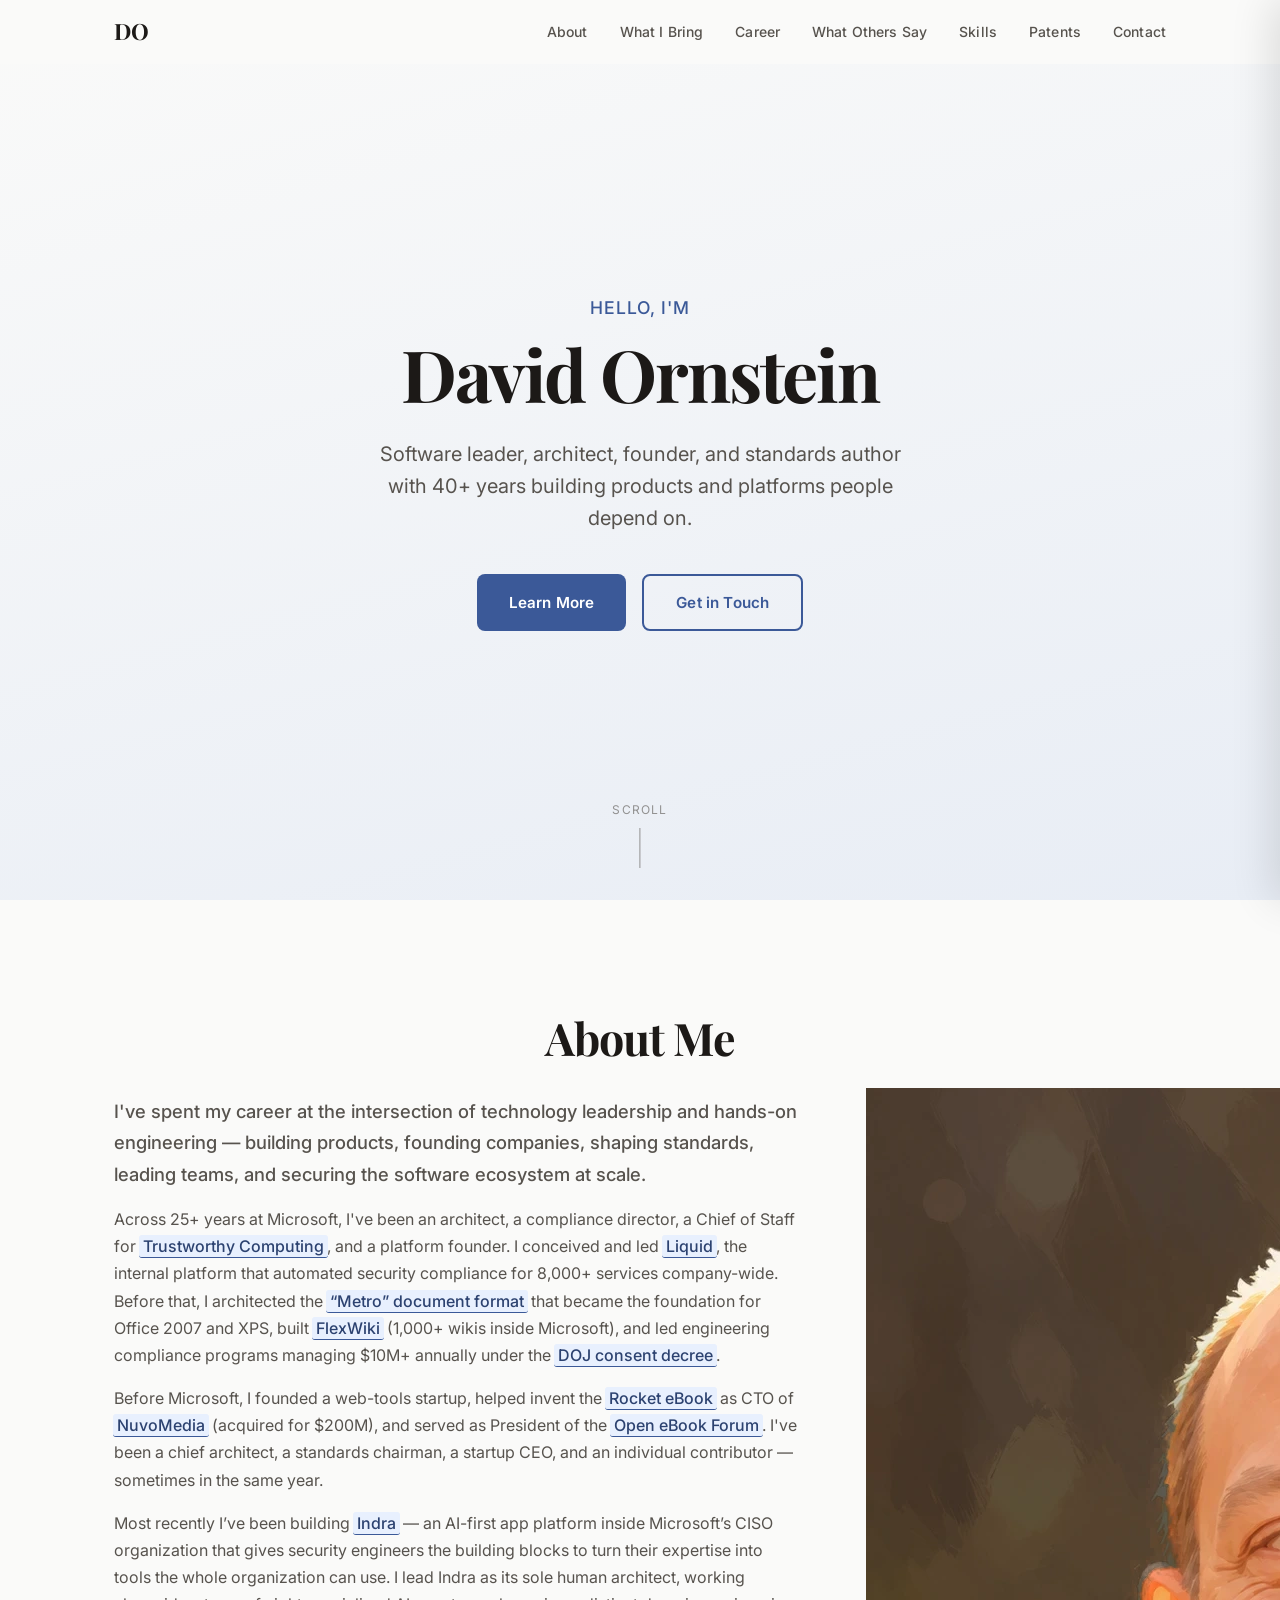
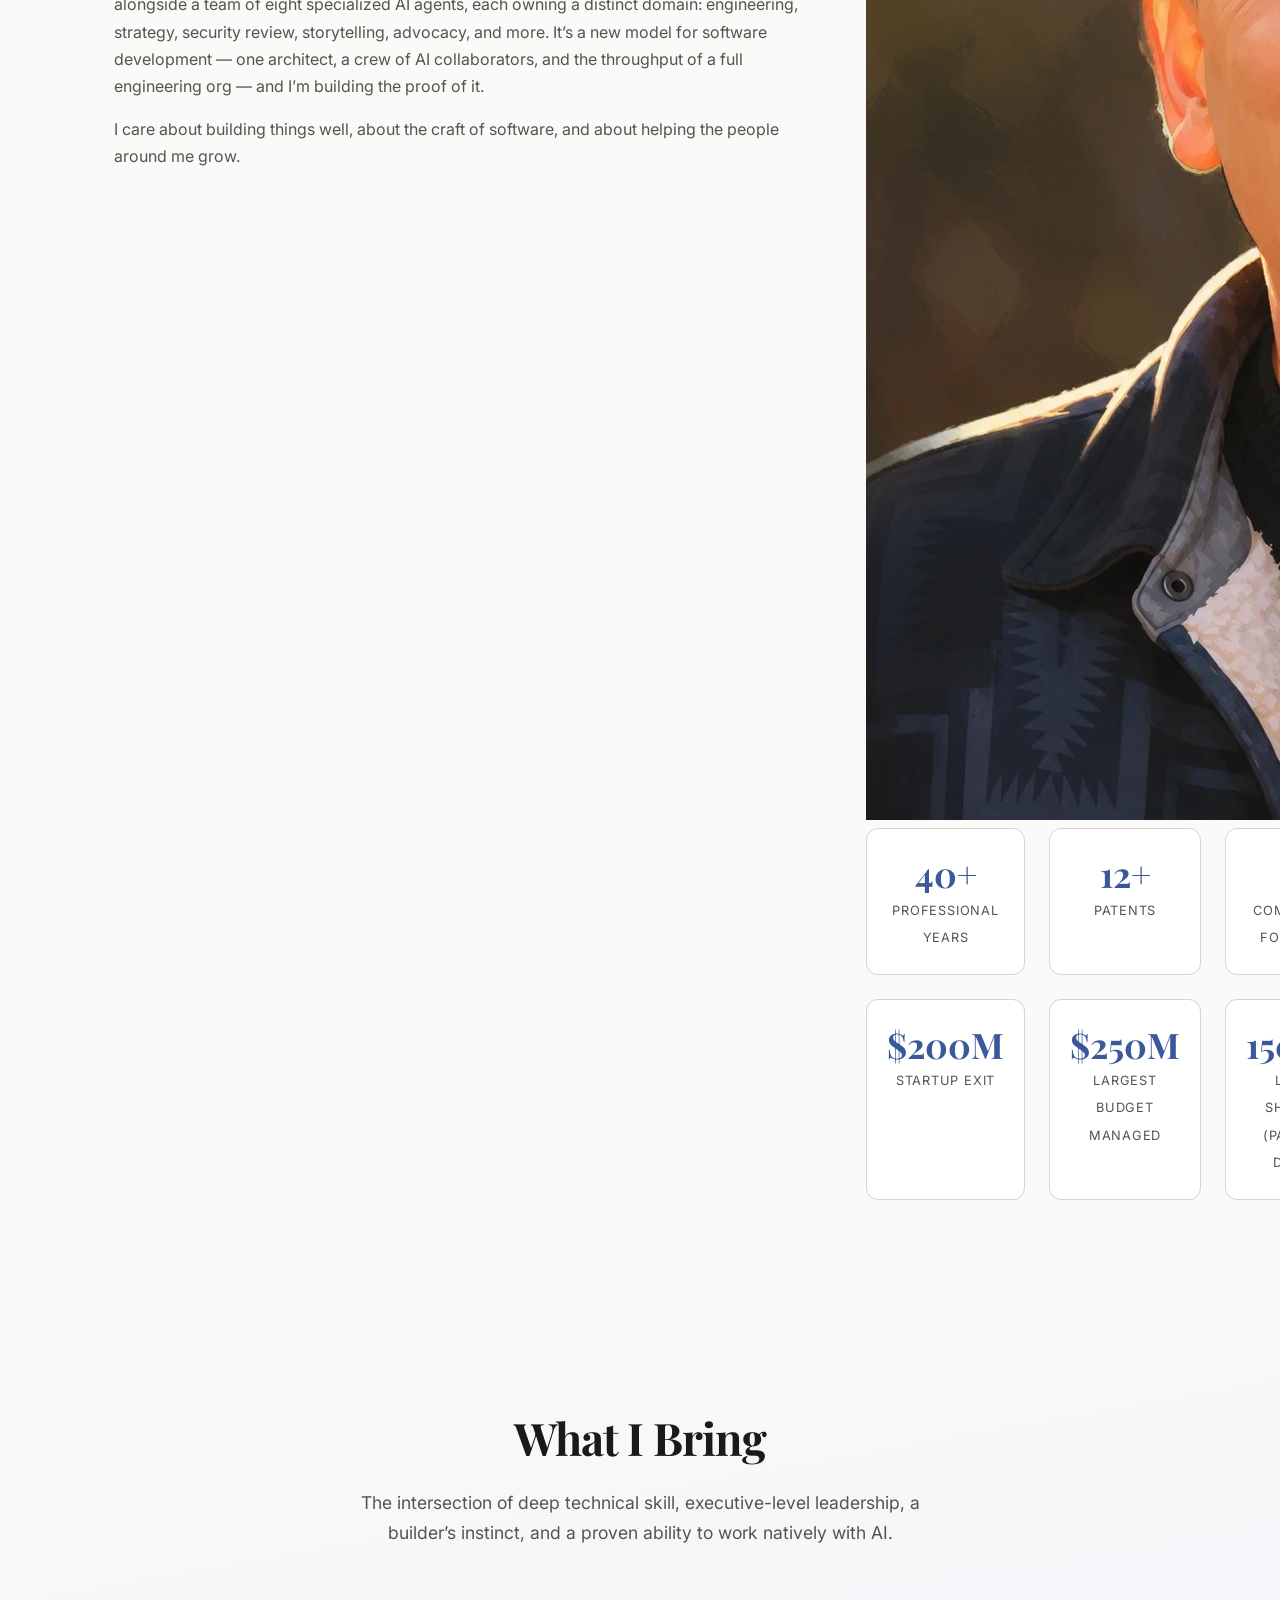
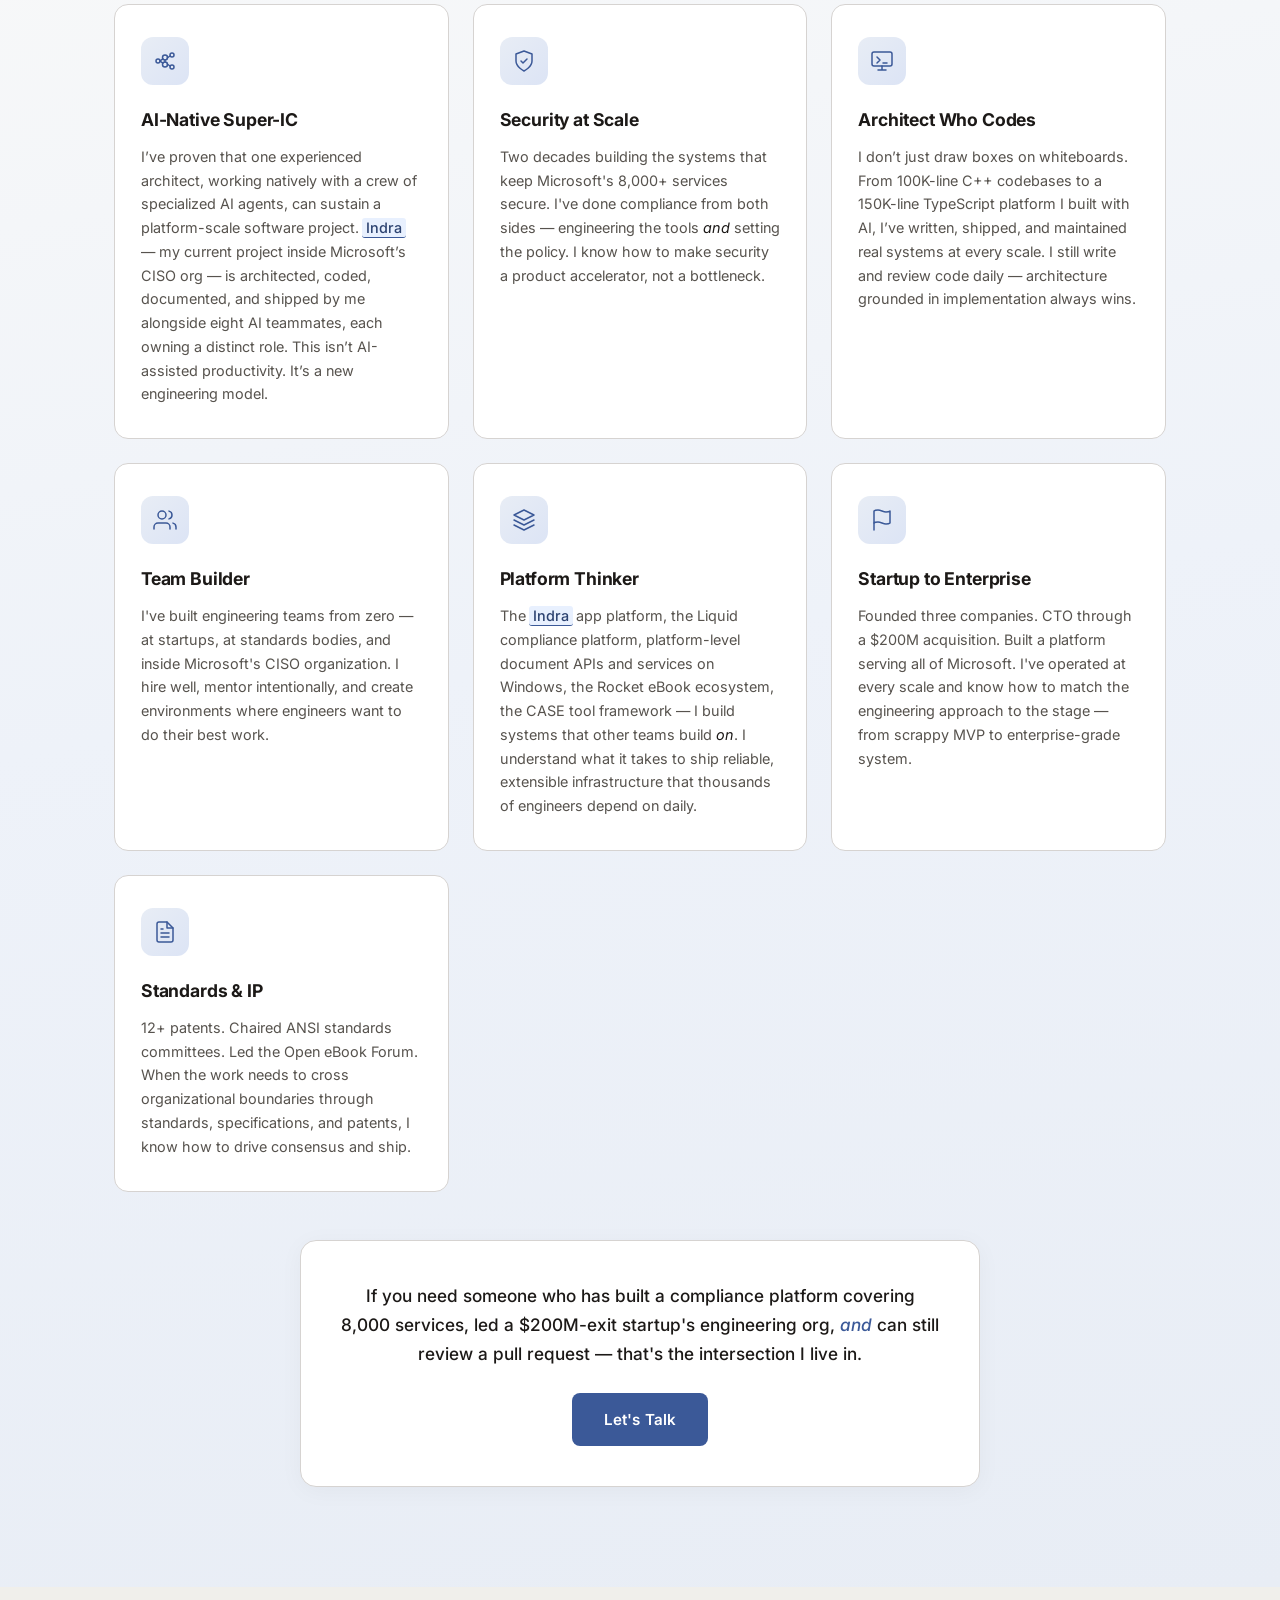
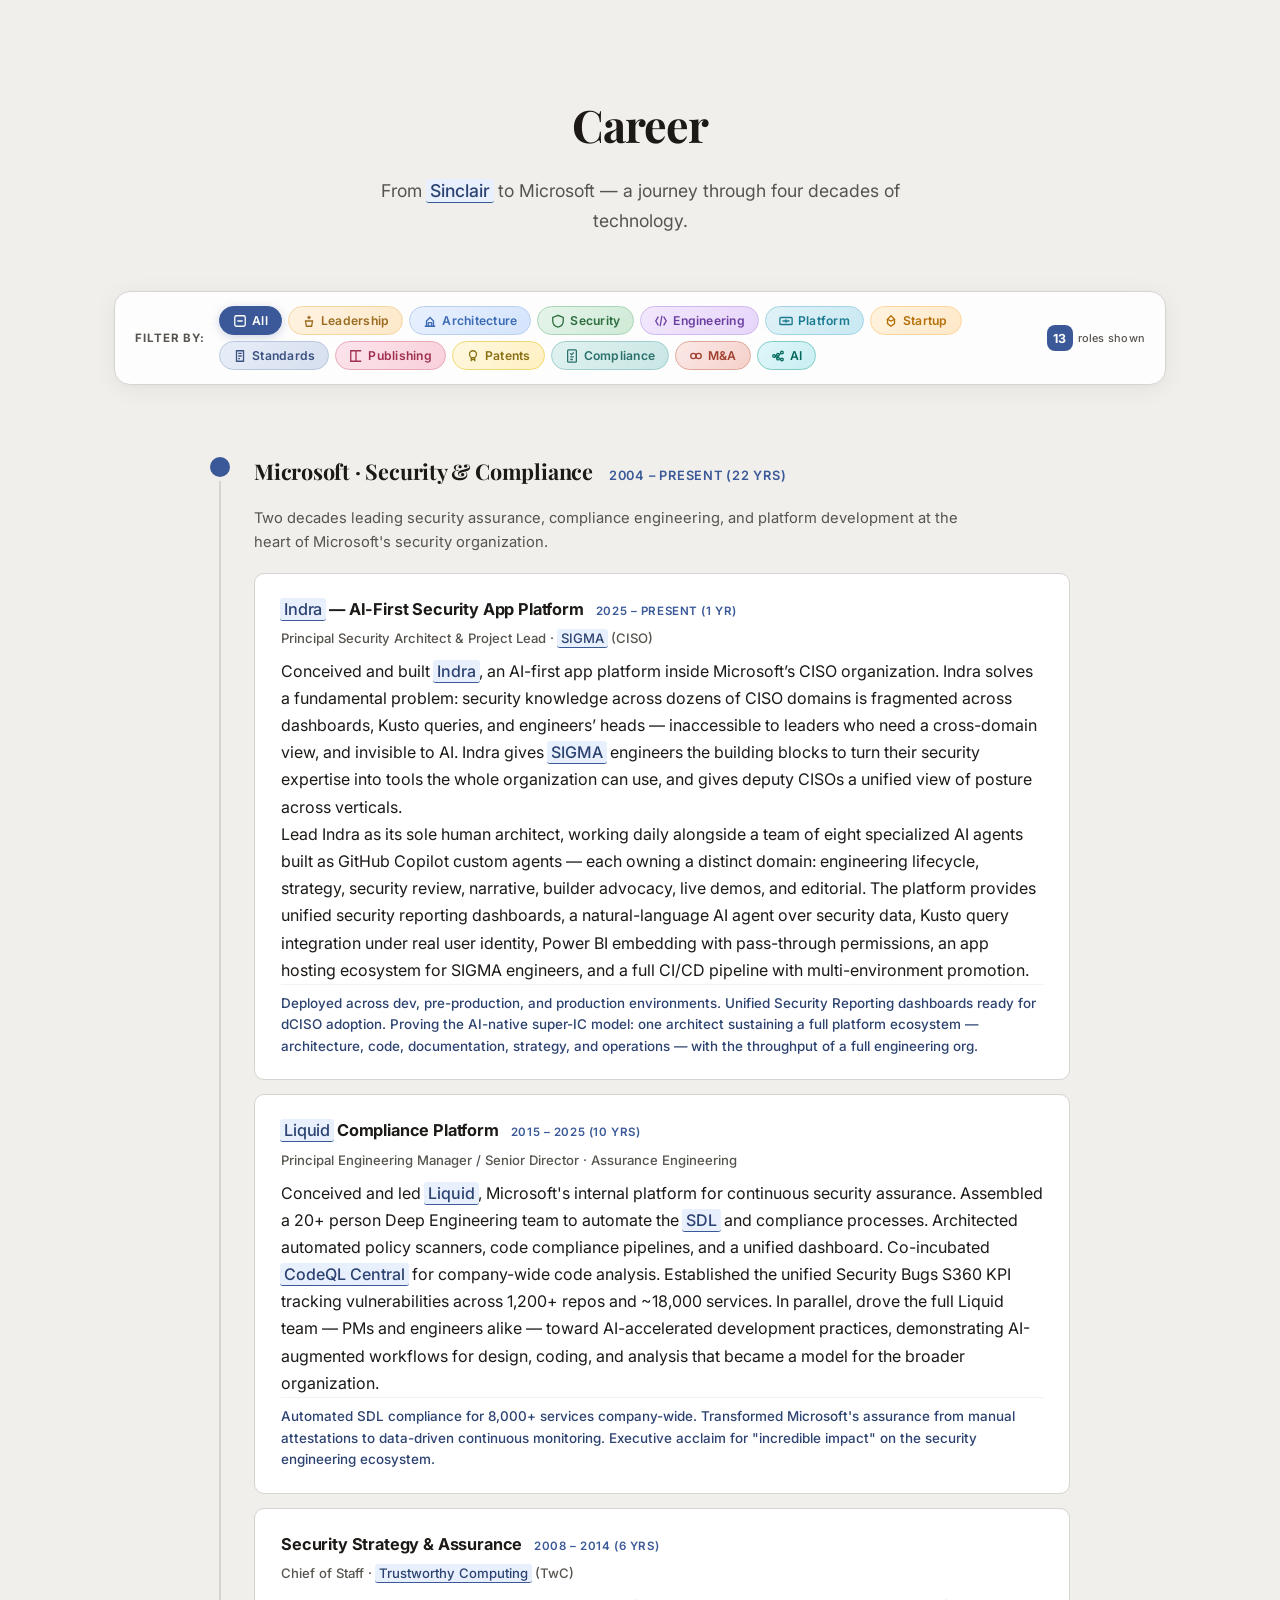
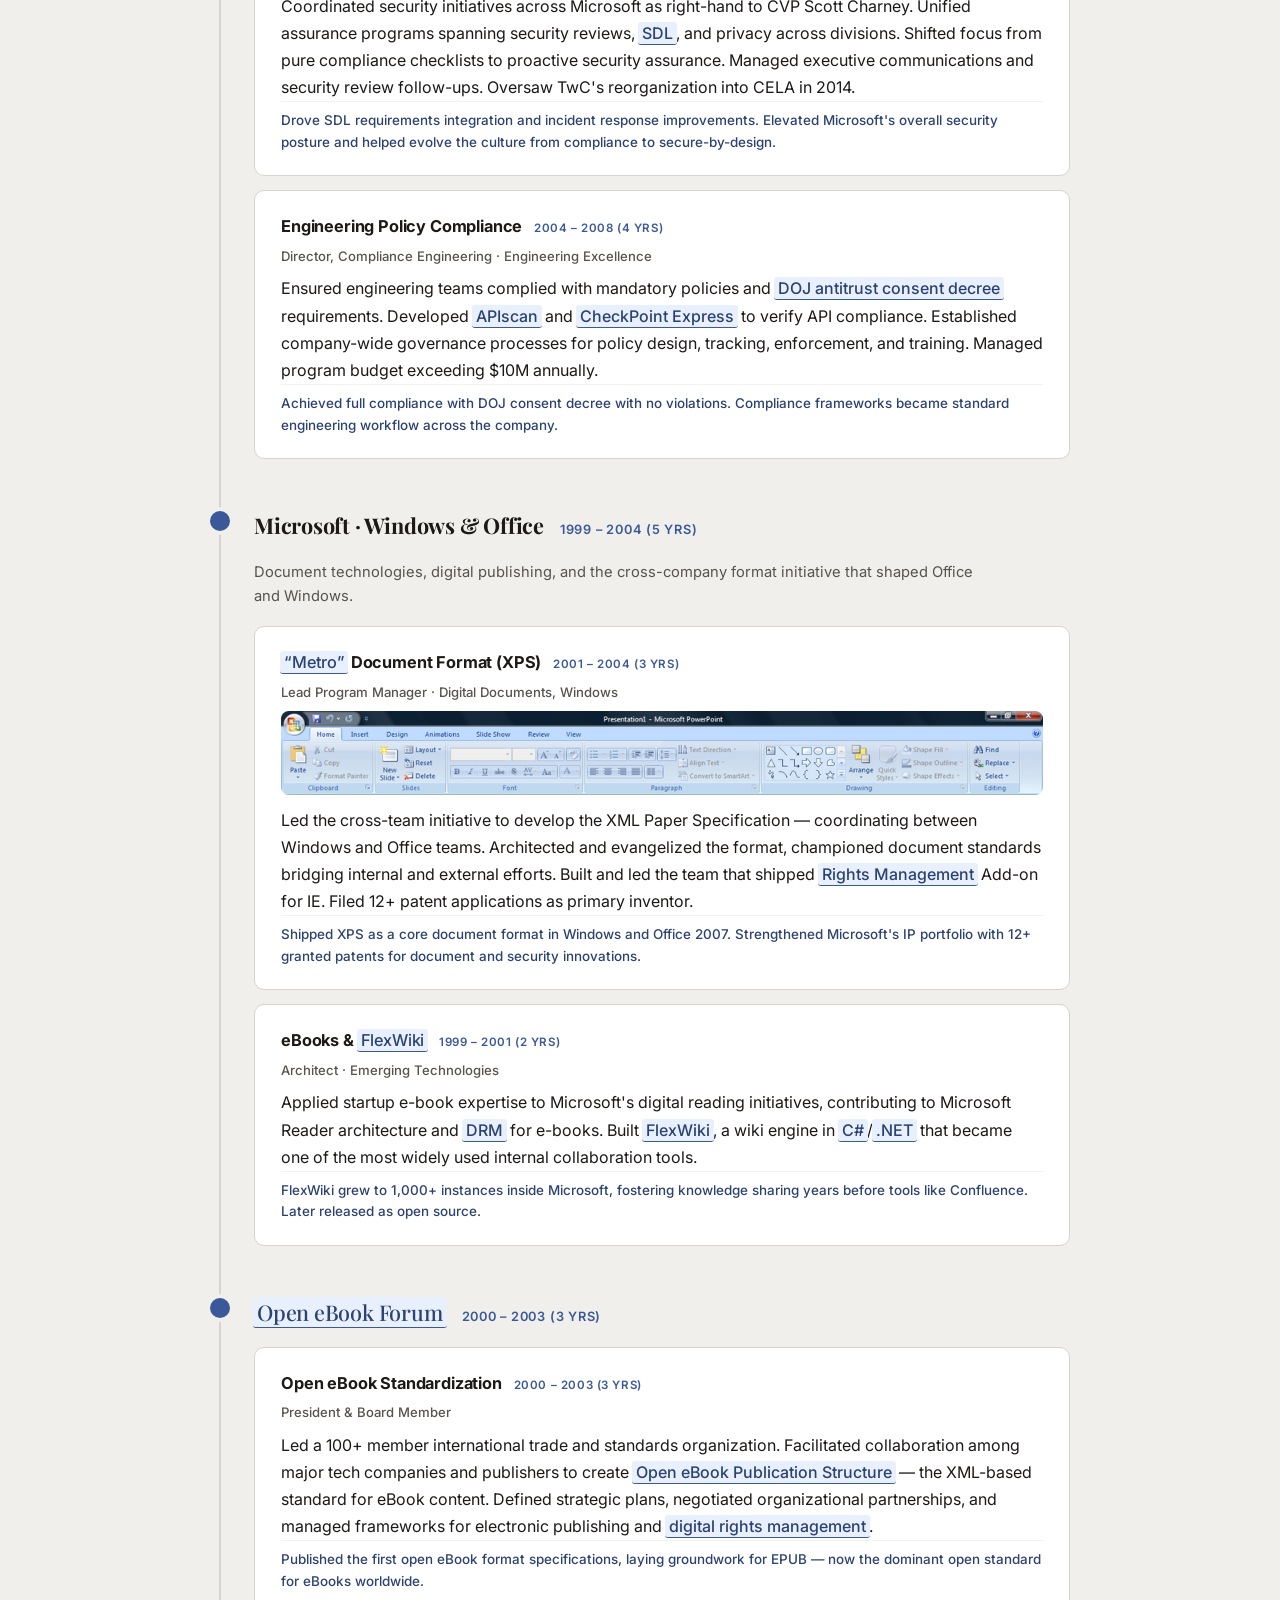
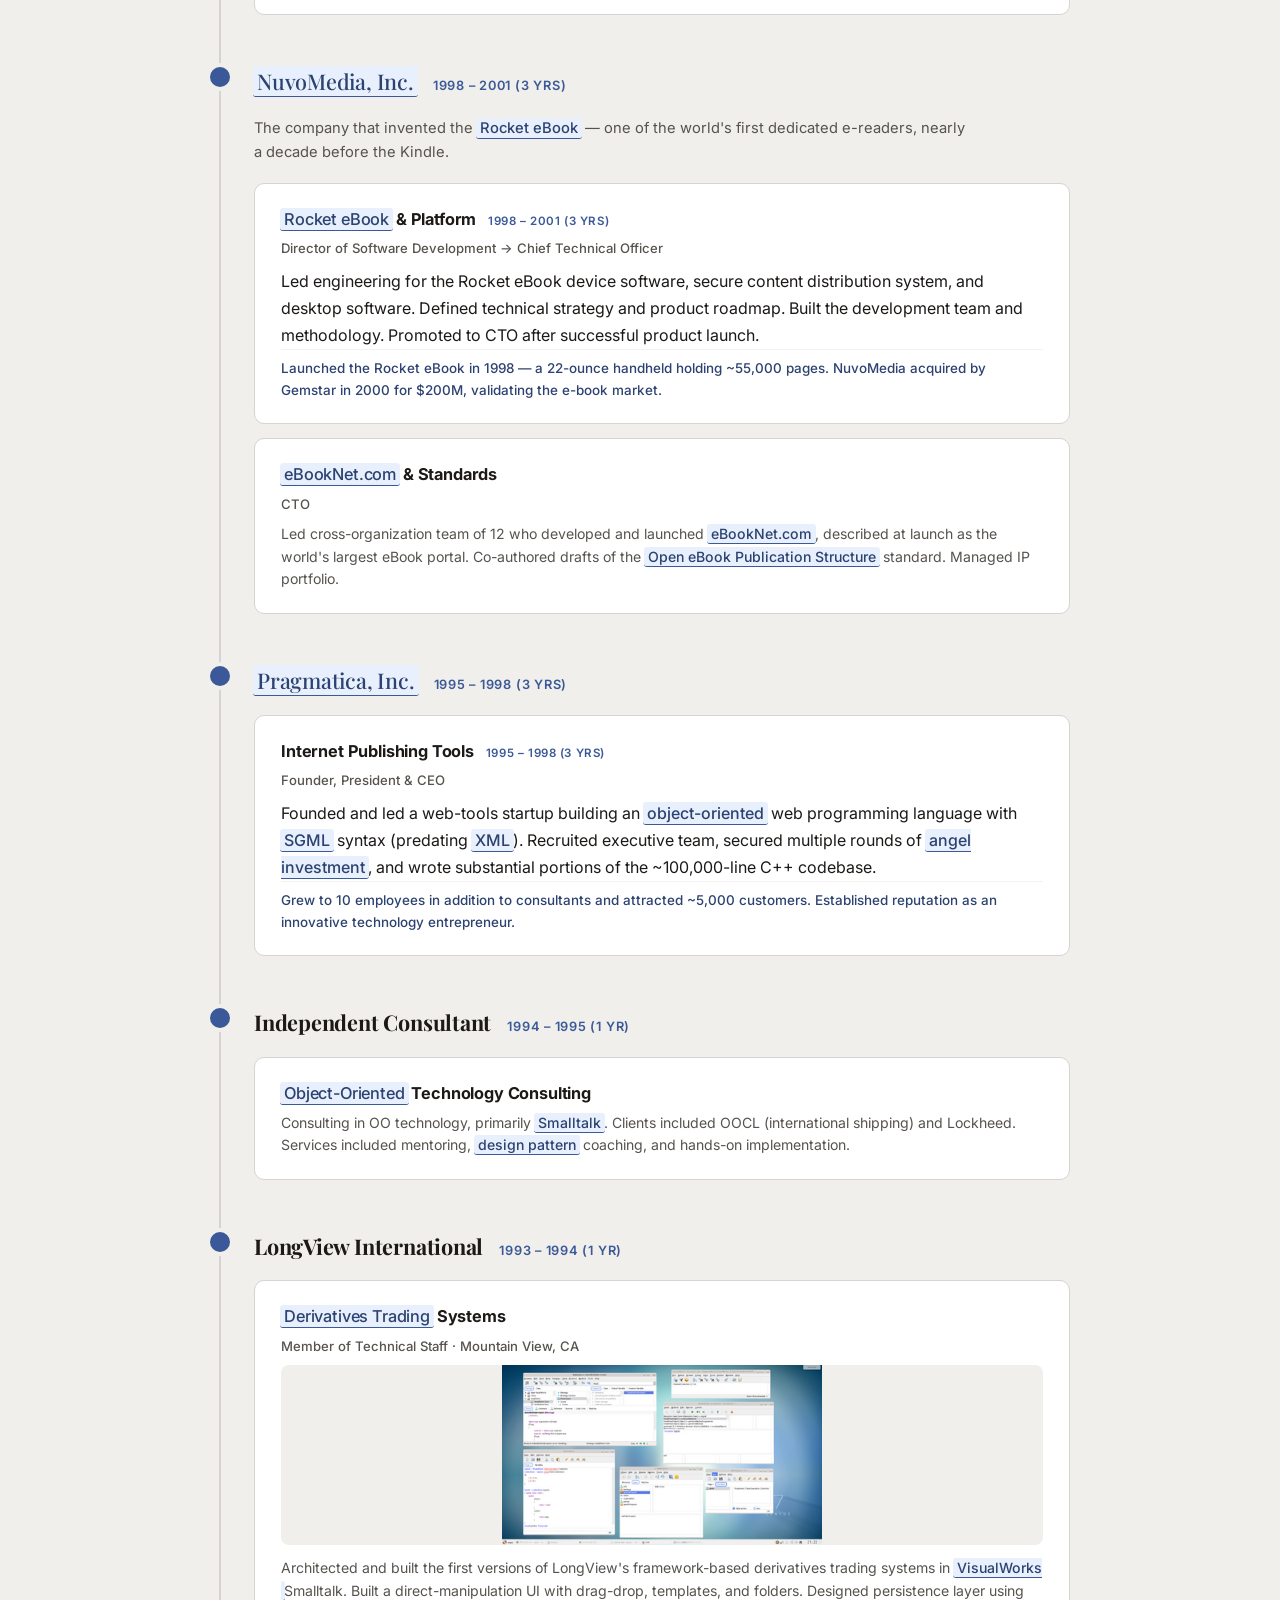
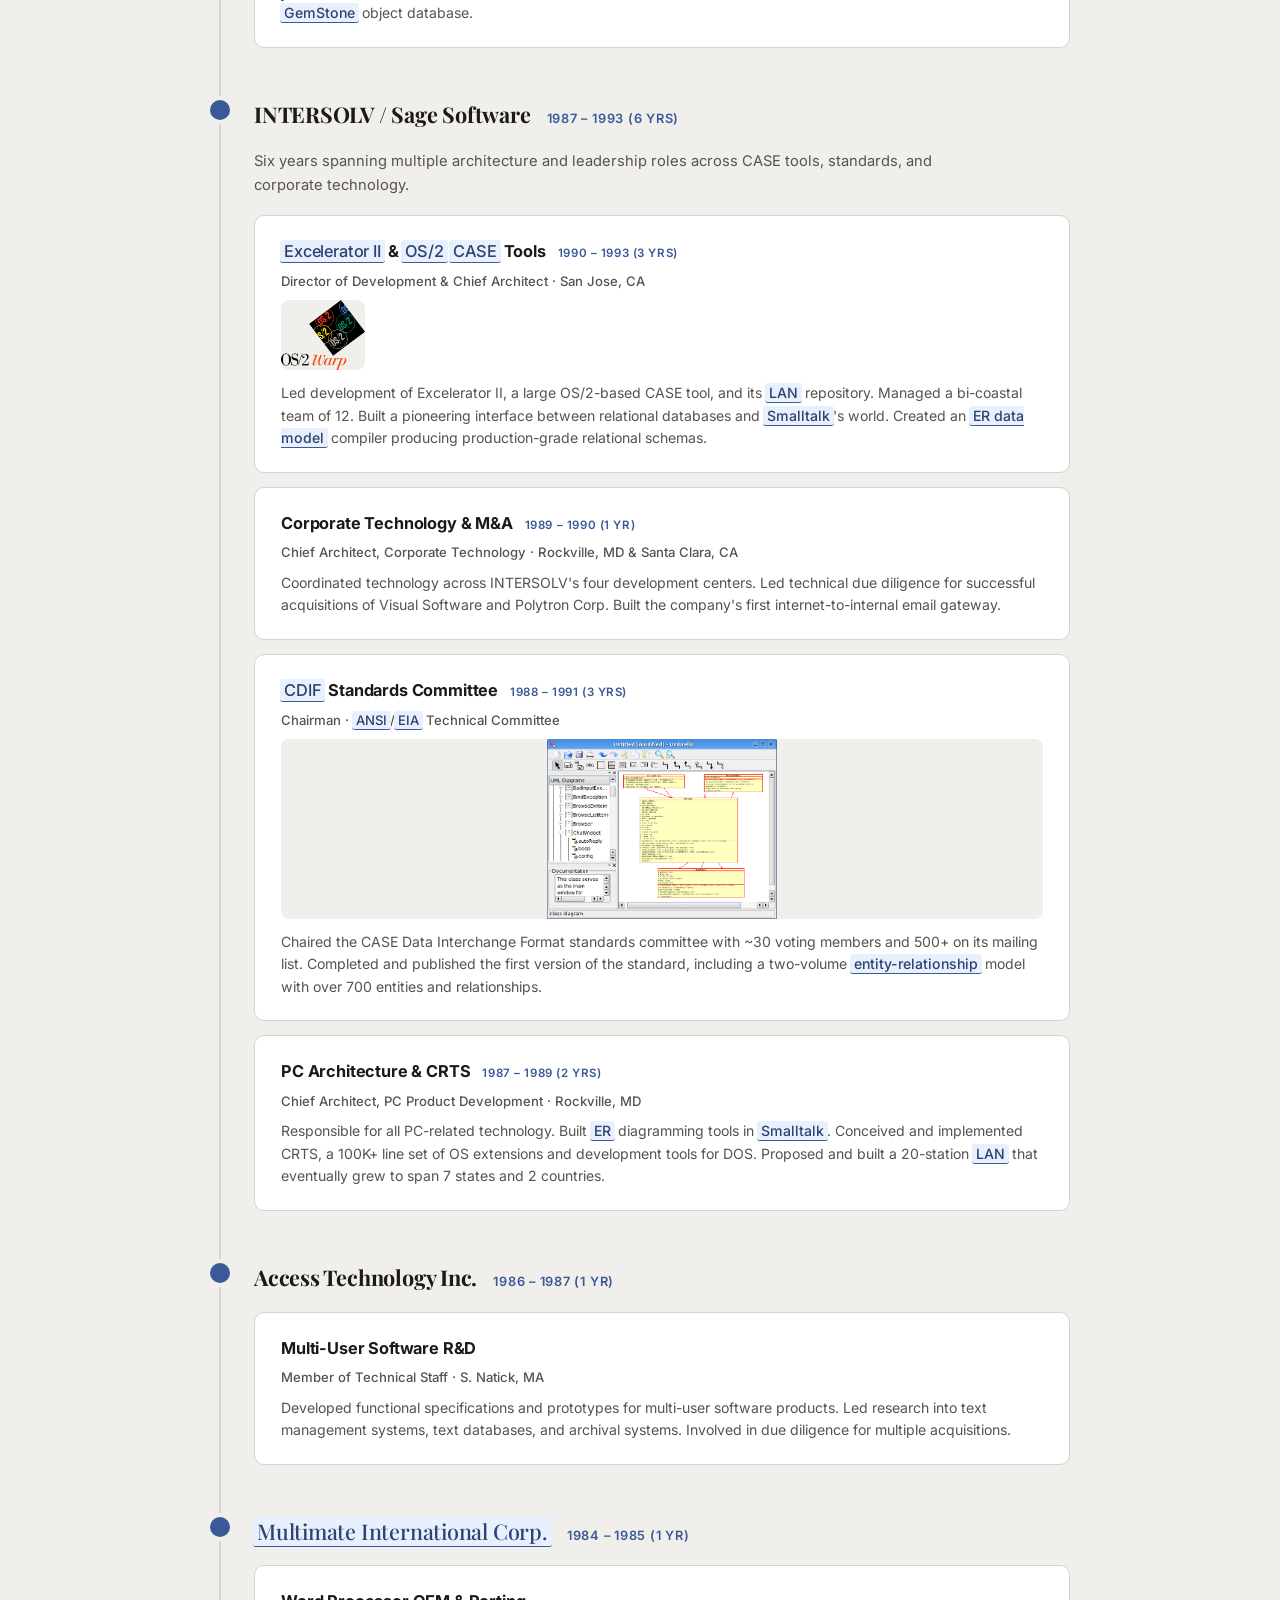
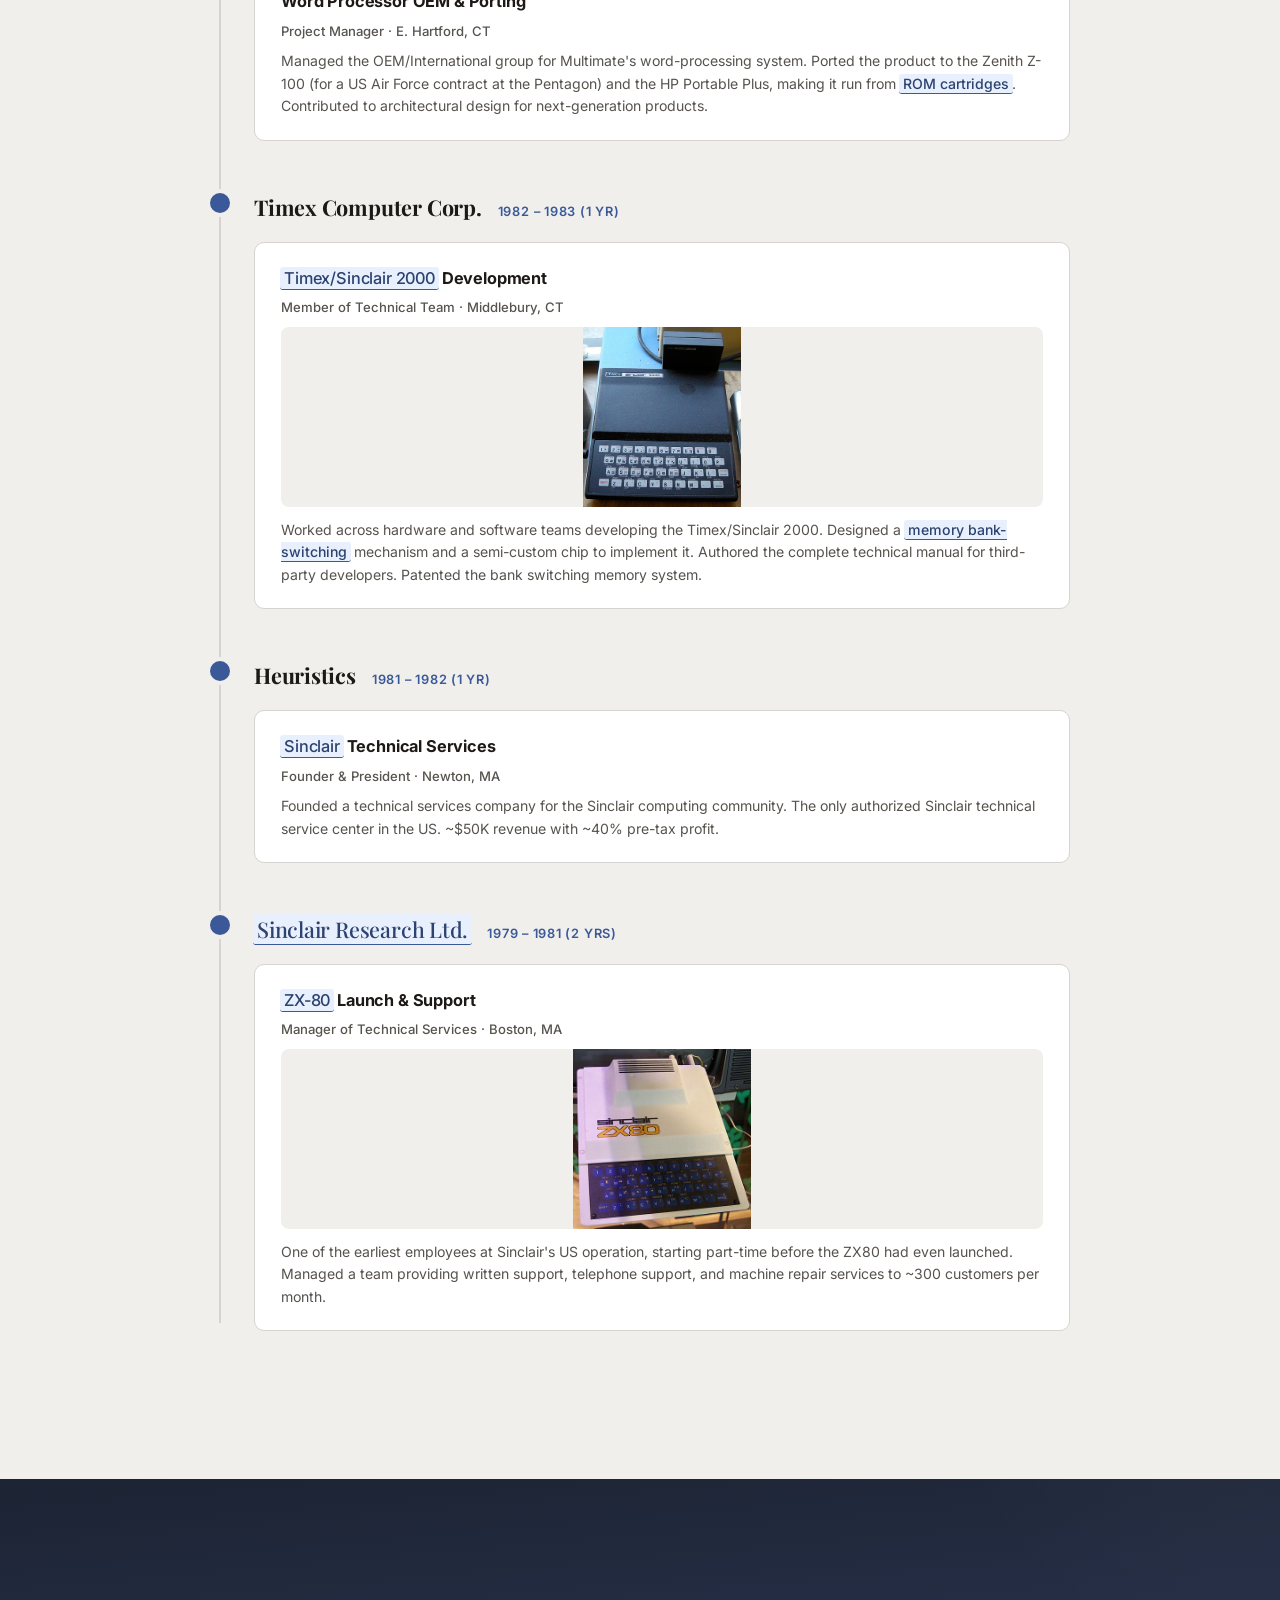
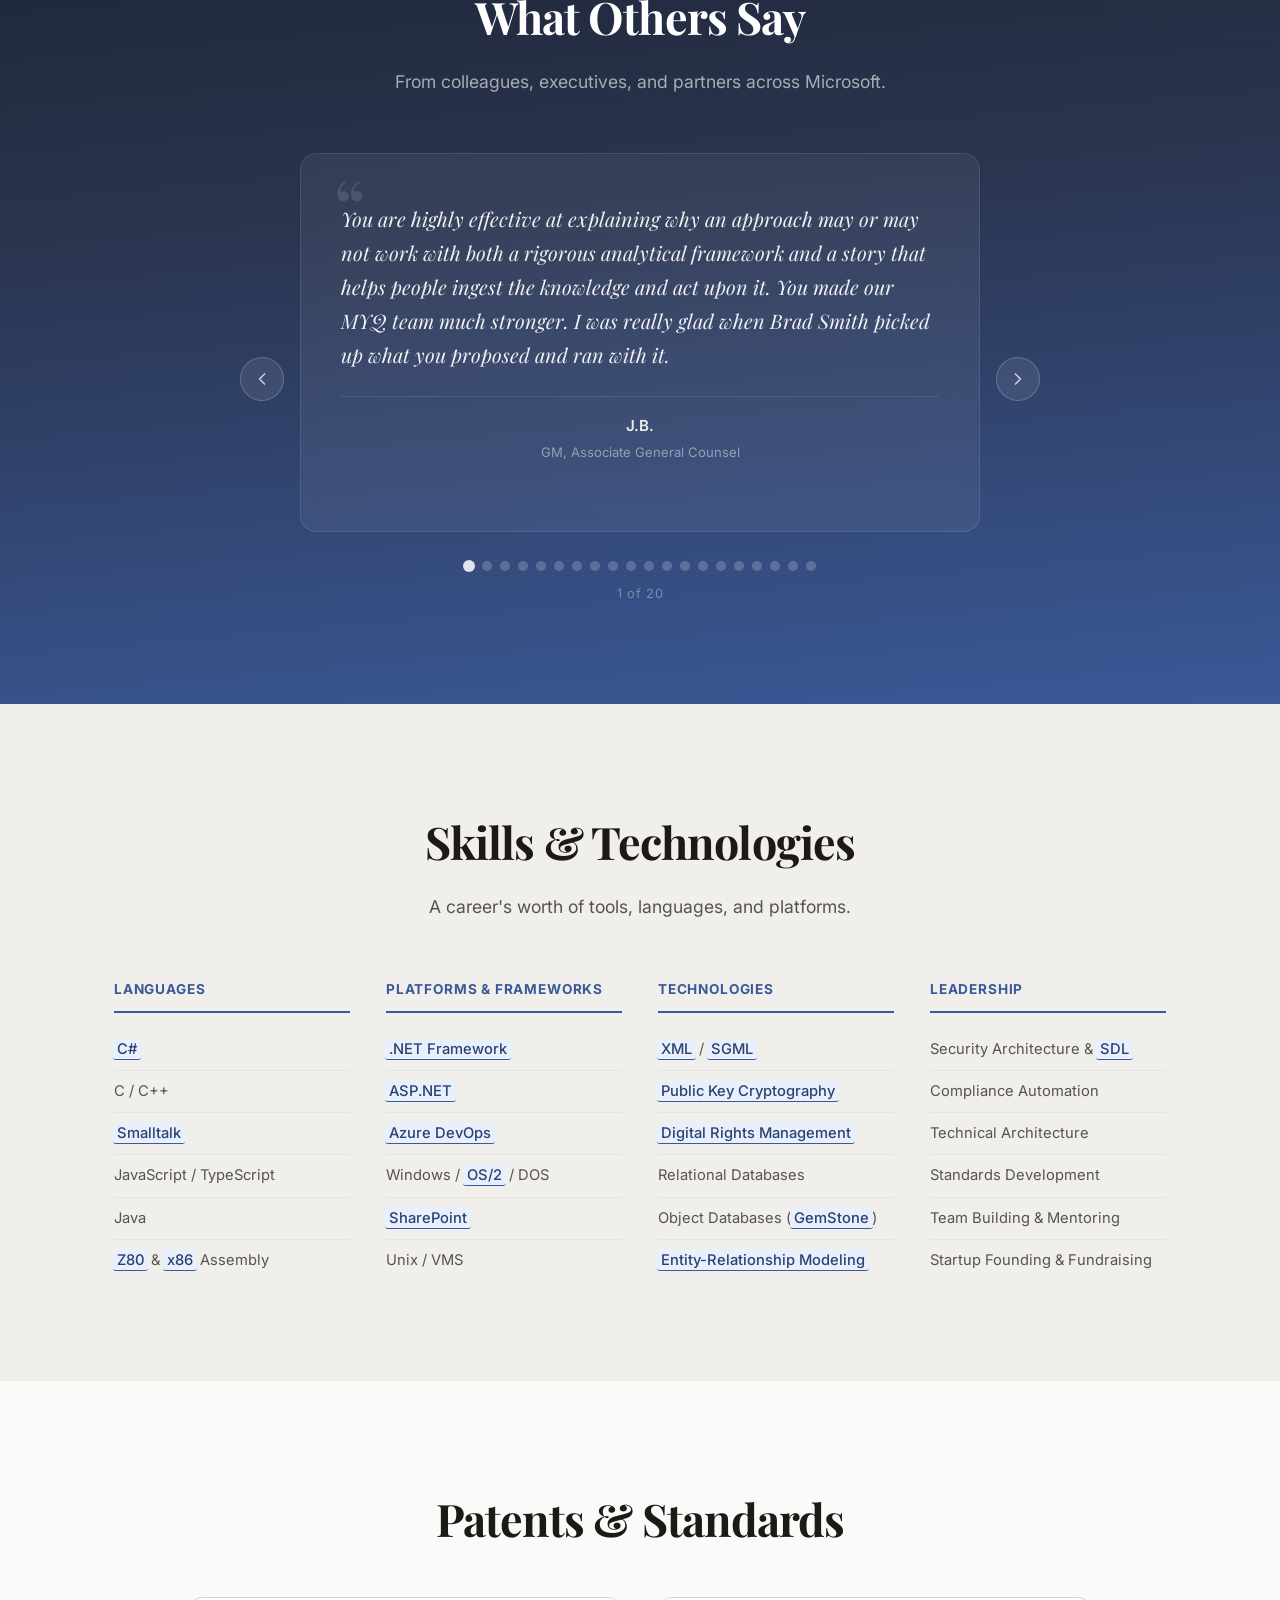
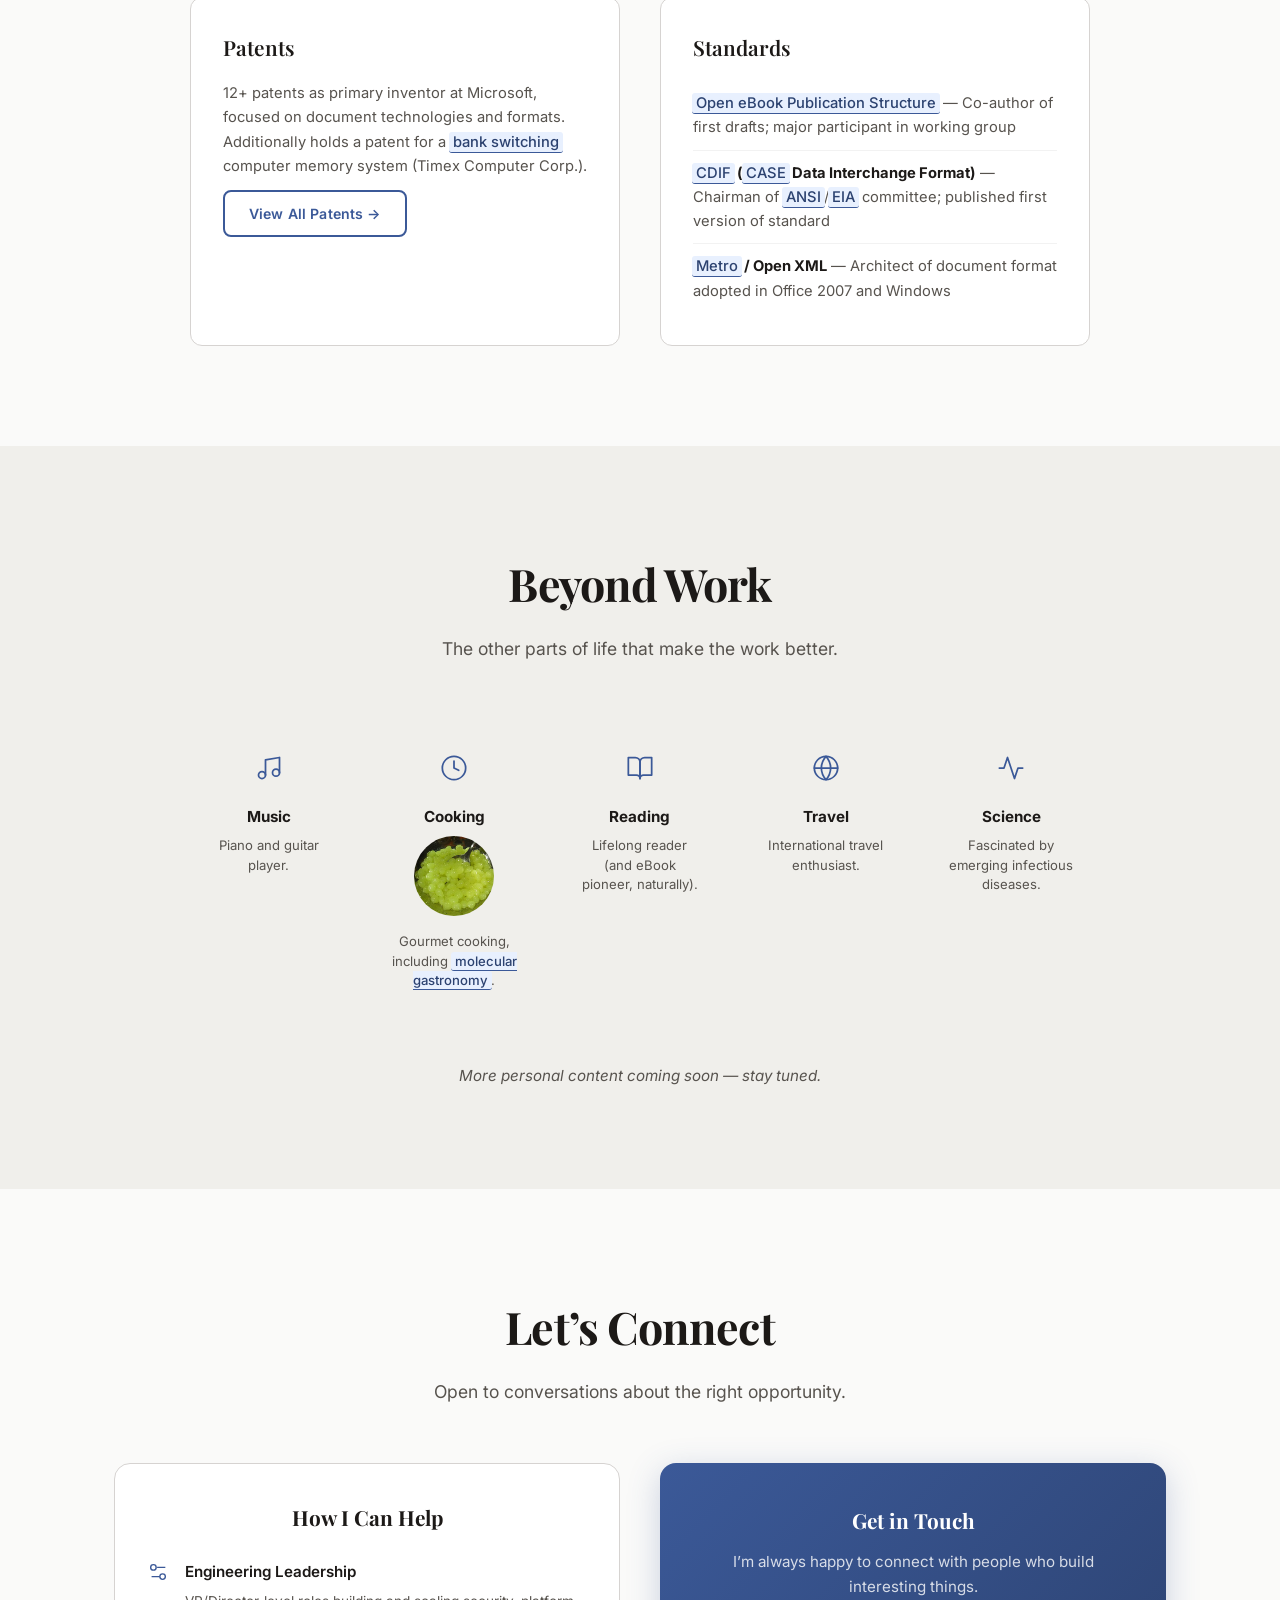
<file: index.html>
<!DOCTYPE html>
<html lang="en">
<head>
  <meta charset="UTF-8">
  <meta name="viewport" content="width=device-width, initial-scale=1.0">
  <title>David Ornstein</title>
  <link rel="stylesheet" href="styles.css?v=2">
  <link rel="preconnect" href="https://fonts.googleapis.com">
  <link rel="preconnect" href="https://fonts.gstatic.com" crossorigin>
  <link href="https://fonts.googleapis.com/css2?family=Inter:wght@300;400;500;600;700&family=Playfair+Display:wght@400;600;700&display=swap" rel="stylesheet">
</head>
<body>
  <nav id="nav">
    <div class="nav-inner">
      <a href="#" class="nav-logo">DO</a>
      <button class="nav-toggle" aria-label="Toggle navigation">
        <span></span><span></span><span></span>
      </button>
      <ul class="nav-links">
        <li><a href="#about">About</a></li>
        <li><a href="#value">What I Bring</a></li>
        <li><a href="#career">Career</a></li>
        <li><a href="#testimonials">What Others Say</a></li>
        <li><a href="#skills">Skills</a></li>
        <li><a href="#patents">Patents</a></li>
        <li><a href="#contact">Contact</a></li>
      </ul>
    </div>
  </nav>

  <header id="hero">
    <div class="hero-content">
      <p class="hero-greeting">Hello, I'm</p>
      <h1 class="hero-name">David Ornstein</h1>
      <p class="hero-tagline">Software leader, architect, founder, and standards author with 40+ years building products and platforms people depend on.</p>
      <div class="hero-cta">
        <a href="#about" class="btn btn-primary">Learn More</a>
        <a href="#contact" class="btn btn-outline">Get in Touch</a>
      </div>
    </div>
    <div class="hero-scroll-hint">
      <span>scroll</span>
      <div class="scroll-line"></div>
    </div>
  </header>

  <section id="about" class="section">
    <div class="container">
      <h2 class="section-title">About Me</h2>
      <div class="about-grid">
        <div class="about-text">
          <p class="about-lead">I've spent my career at the intersection of technology leadership and hands-on engineering &mdash; building products, founding companies, shaping standards, leading teams, and securing the software ecosystem at scale.</p>
          <p>Across 25+ years at Microsoft, I've been an architect, a compliance director, a Chief of Staff for <span class="term" data-term="trustworthy-computing">Trustworthy Computing</span>, and a platform founder. I conceived and led <span class="term" data-term="liquid">Liquid</span>, the internal platform that automated security compliance for 8,000+ services company-wide. Before that, I architected the <span class="term" data-term="metro">&ldquo;Metro&rdquo; document format</span> that became the foundation for Office 2007 and XPS, built <span class="term" data-term="flexwiki">FlexWiki</span> (1,000+ wikis inside Microsoft), and led engineering compliance programs managing $10M+ annually under the <span class="term" data-term="consent-decree">DOJ consent decree</span>.</p>
          <p>Before Microsoft, I founded a web-tools startup, helped invent the <span class="term" data-term="rocket-ebook">Rocket eBook</span> as CTO of <span class="term" data-term="nuvomedia">NuvoMedia</span> (acquired for $200M), and served as President of the <span class="term" data-term="oebf">Open eBook Forum</span>. I've been a chief architect, a standards chairman, a startup CEO, and an individual contributor &mdash; sometimes in the same year.</p>
          <p>Most recently I&rsquo;ve been building <span class="term" data-term="indra">Indra</span> &mdash; an AI-first app platform inside Microsoft&rsquo;s CISO organization that gives security engineers the building blocks to turn their expertise into tools the whole organization can use. I lead Indra as its sole human architect, working alongside a team of eight specialized AI agents, each owning a distinct domain: engineering, strategy, security review, storytelling, advocacy, and more. It&rsquo;s a new model for software development &mdash; one architect, a crew of AI collaborators, and the throughput of a full engineering org &mdash; and I&rsquo;m building the proof of it.</p>
          <p>I care about building things well, about the craft of software, and about helping the people around me grow.</p>
        </div>
        <aside class="about-side">
        <figure class="about-portrait">
          <img src="media/david-ornstein.webp" alt="Portrait of David Ornstein" width="1065" height="1332" loading="lazy">
        </figure>
        <div class="about-stats">
          <div class="stat" data-term="stat-years">
            <span class="stat-number">40+</span>
            <span class="stat-label">Professional Years</span>
          </div>
          <div class="stat" data-term="stat-patents">
            <span class="stat-number">12+</span>
            <span class="stat-label">Patents</span>
          </div>
          <div class="stat" data-term="stat-companies">
            <span class="stat-number">3</span>
            <span class="stat-label">Companies Founded</span>
          </div>
          <div class="stat" data-term="stat-services">
            <span class="stat-number">8K+</span>
            <span class="stat-label">Services Secured</span>
          </div>
          <div class="stat" data-term="stat-exit">
            <span class="stat-number">$200M</span>
            <span class="stat-label">Startup Exit</span>
          </div>
          <div class="stat" data-term="stat-budget">
            <span class="stat-number">$250M</span>
            <span class="stat-label">Largest Budget Managed</span>
          </div>
          <div class="stat" data-term="stat-lines">
            <span class="stat-number">150K+</span>
            <span class="stat-label">Lines Shipped (Past 60 Days)</span>
          </div>
          <div class="stat" data-term="stat-engineers">
            <span class="stat-number">50+</span>
            <span class="stat-label">Engineers Led</span>
          </div>
        </div>
        </aside>
      </div>
    </div>
  </section>

  <!-- ===== What I Bring — Value Proposition ===== -->
  <section id="value" class="section value-section">
    <div class="container">
      <h2 class="section-title">What I Bring</h2>
      <p class="section-subtitle">The intersection of deep technical skill, executive-level leadership, a builder&rsquo;s instinct, and a proven ability to work natively with AI.</p>

      <div class="value-grid">
        <div class="value-card">
          <div class="value-icon">
            <svg viewBox="0 0 24 24" fill="none" stroke="currentColor" stroke-width="1.5" stroke-linecap="round" stroke-linejoin="round"><circle cx="5" cy="12" r="2"/><circle cx="19" cy="6" r="2"/><circle cx="19" cy="18" r="2"/><circle cx="12" cy="8.5" r="2.5"/><circle cx="12" cy="15.5" r="2.5"/><line x1="7" y1="12" x2="9.8" y2="9.8"/><line x1="7" y1="12" x2="9.8" y2="14.2"/><line x1="14.2" y1="9" x2="17" y2="7"/><line x1="14.2" y1="15" x2="17" y2="17"/><line x1="12" y1="11" x2="12" y2="13"/></svg>
          </div>
          <h3>AI-Native Super-IC</h3>
          <p>I&rsquo;ve proven that one experienced architect, working natively with a crew of specialized AI agents, can sustain a platform-scale software project. <span class="term" data-term="indra">Indra</span> &mdash; my current project inside Microsoft&rsquo;s CISO org &mdash; is architected, coded, documented, and shipped by me alongside eight AI teammates, each owning a distinct role. This isn&rsquo;t AI-assisted productivity. It&rsquo;s a new engineering model.</p>
        </div>

        <div class="value-card">
          <div class="value-icon">
            <svg viewBox="0 0 24 24" fill="none" stroke="currentColor" stroke-width="1.5" stroke-linecap="round" stroke-linejoin="round"><path d="M12 22s8-4 8-10V5l-8-3-8 3v7c0 6 8 10 8 10z"/><path d="M9 12l2 2 4-4"/></svg>
          </div>
          <h3>Security at Scale</h3>
          <p>Two decades building the systems that keep Microsoft's 8,000+ services secure. I've done compliance from both sides &mdash; engineering the tools <em>and</em> setting the policy. I know how to make security a product accelerator, not a bottleneck.</p>
        </div>

        <div class="value-card">
          <div class="value-icon">
            <svg viewBox="0 0 24 24" fill="none" stroke="currentColor" stroke-width="1.5" stroke-linecap="round" stroke-linejoin="round"><rect x="2" y="3" width="20" height="14" rx="2"/><path d="M8 21h8M12 17v4"/><path d="M7 8l3 3-3 3M13 14h4"/></svg>
          </div>
          <h3>Architect Who Codes</h3>
          <p>I don&rsquo;t just draw boxes on whiteboards. From 100K-line C++ codebases to a 150K-line TypeScript platform I built with AI, I&rsquo;ve written, shipped, and maintained real systems at every scale. I still write and review code daily &mdash; architecture grounded in implementation always wins.</p>
        </div>

        <div class="value-card">
          <div class="value-icon">
            <svg viewBox="0 0 24 24" fill="none" stroke="currentColor" stroke-width="1.5" stroke-linecap="round" stroke-linejoin="round"><path d="M17 21v-2a4 4 0 0 0-4-4H5a4 4 0 0 0-4 4v2"/><circle cx="9" cy="7" r="4"/><path d="M23 21v-2a4 4 0 0 0-3-3.87M16 3.13a4 4 0 0 1 0 7.75"/></svg>
          </div>
          <h3>Team Builder</h3>
          <p>I've built engineering teams from zero &mdash; at startups, at standards bodies, and inside Microsoft's CISO organization. I hire well, mentor intentionally, and create environments where engineers want to do their best work.</p>
        </div>

        <div class="value-card">
          <div class="value-icon">
            <svg viewBox="0 0 24 24" fill="none" stroke="currentColor" stroke-width="1.5" stroke-linecap="round" stroke-linejoin="round"><path d="M12 2L2 7l10 5 10-5-10-5z"/><path d="M2 17l10 5 10-5"/><path d="M2 12l10 5 10-5"/></svg>
          </div>
          <h3>Platform Thinker</h3>
          <p>The <span class="term" data-term="indra">Indra</span> app platform, the Liquid compliance platform, platform-level document APIs and services on Windows, the Rocket eBook ecosystem, the CASE tool framework &mdash; I build systems that other teams build <em>on</em>. I understand what it takes to ship reliable, extensible infrastructure that thousands of engineers depend on daily.</p>
        </div>

        <div class="value-card">
          <div class="value-icon">
            <svg viewBox="0 0 24 24" fill="none" stroke="currentColor" stroke-width="1.5" stroke-linecap="round" stroke-linejoin="round"><path d="M4 15s1-1 4-1 5 2 8 2 4-1 4-1V3s-1 1-4 1-5-2-8-2-4 1-4 1z"/><line x1="4" y1="22" x2="4" y2="15"/></svg>
          </div>
          <h3>Startup to Enterprise</h3>
          <p>Founded three companies. CTO through a $200M acquisition. Built a platform serving all of Microsoft. I've operated at every scale and know how to match the engineering approach to the stage &mdash; from scrappy MVP to enterprise-grade system.</p>
        </div>

        <div class="value-card">
          <div class="value-icon">
            <svg viewBox="0 0 24 24" fill="none" stroke="currentColor" stroke-width="1.5" stroke-linecap="round" stroke-linejoin="round"><path d="M14 2H6a2 2 0 0 0-2 2v16a2 2 0 0 0 2 2h12a2 2 0 0 0 2-2V8z"/><path d="M14 2v6h6"/><path d="M16 13H8M16 17H8M10 9H8"/></svg>
          </div>
          <h3>Standards &amp; IP</h3>
          <p>12+ patents. Chaired ANSI standards committees. Led the Open eBook Forum. When the work needs to cross organizational boundaries through standards, specifications, and patents, I know how to drive consensus and ship.</p>
        </div>
      </div>

      <div class="value-cta">
        <p class="value-cta-text">If you need someone who has built a compliance platform covering 8,000 services, led a $200M-exit startup's engineering org, <em>and</em> can still review a pull request &mdash; that's the intersection I live in.</p>
        <a href="#contact" class="btn btn-primary">Let's Talk</a>
      </div>
    </div>
  </section>

  <section id="career" class="section section-alt">
    <div class="container">
      <h2 class="section-title">Career</h2>
      <p class="section-subtitle">From <span class="term" data-term="sinclair">Sinclair</span> to Microsoft &mdash; a journey through four decades of technology.</p>

      <!-- Filter bar -->
      <div class="filter-bar" id="filterBar">
        <div class="filter-bar-inner">
          <span class="filter-label">Filter by:</span>
          <div class="filter-chips" id="filterChips">
            <button class="filter-chip active" data-filter="all">
              <span class="filter-chip-icon">
                <svg viewBox="0 0 16 16" fill="none" stroke="currentColor" stroke-width="1.5"><rect x="2" y="2" width="12" height="12" rx="2"/><path d="M5 8h6"/></svg>
              </span>
              All
            </button>
            <button class="filter-chip" data-filter="leadership">
              <span class="filter-chip-icon">
                <svg viewBox="0 0 16 16" fill="none" stroke="currentColor" stroke-width="1.5"><path d="M8 2v4M6 4h4M4 8h8l-1 6H5L4 8z"/></svg>
              </span>
              Leadership
            </button>
            <button class="filter-chip" data-filter="architecture">
              <span class="filter-chip-icon">
                <svg viewBox="0 0 16 16" fill="none" stroke="currentColor" stroke-width="1.5"><path d="M2 14h12M4 14V8l4-4 4 4v6"/><rect x="6" y="10" width="4" height="4"/></svg>
              </span>
              Architecture
            </button>
            <button class="filter-chip" data-filter="security">
              <span class="filter-chip-icon">
                <svg viewBox="0 0 16 16" fill="none" stroke="currentColor" stroke-width="1.5"><path d="M8 1.5L2 4v4c0 3.5 2.5 6.2 6 7 3.5-.8 6-3.5 6-7V4L8 1.5z"/></svg>
              </span>
              Security
            </button>
            <button class="filter-chip" data-filter="engineering">
              <span class="filter-chip-icon">
                <svg viewBox="0 0 16 16" fill="none" stroke="currentColor" stroke-width="1.5"><path d="M5 3l-3 5 3 5M11 3l3 5-3 5M9 2l-2 12"/></svg>
              </span>
              Engineering
            </button>
            <button class="filter-chip" data-filter="platform">
              <span class="filter-chip-icon">
                <svg viewBox="0 0 16 16" fill="none" stroke="currentColor" stroke-width="1.5"><rect x="1" y="4" width="14" height="8" rx="1"/><path d="M4 8h8M8 6v4"/></svg>
              </span>
              Platform
            </button>
            <button class="filter-chip" data-filter="startup">
              <span class="filter-chip-icon">
                <svg viewBox="0 0 16 16" fill="none" stroke="currentColor" stroke-width="1.5"><path d="M8 2L4 6l4 2 4-2L8 2zM4 6v5l4 3 4-3V6"/></svg>
              </span>
              Startup
            </button>
            <button class="filter-chip" data-filter="standards">
              <span class="filter-chip-icon">
                <svg viewBox="0 0 16 16" fill="none" stroke="currentColor" stroke-width="1.5"><path d="M4 2h8v12H4zM6 5h4M6 8h4M6 11h2"/></svg>
              </span>
              Standards
            </button>
            <button class="filter-chip" data-filter="publishing">
              <span class="filter-chip-icon">
                <svg viewBox="0 0 16 16" fill="none" stroke="currentColor" stroke-width="1.5"><path d="M2 2h5a1 1 0 011 1v10a1 1 0 01-1 1H2zM14 2H9a1 1 0 00-1 1v10a1 1 0 001 1h5"/></svg>
              </span>
              Publishing
            </button>
            <button class="filter-chip" data-filter="patents">
              <span class="filter-chip-icon">
                <svg viewBox="0 0 16 16" fill="none" stroke="currentColor" stroke-width="1.5"><circle cx="8" cy="6" r="4"/><path d="M6 10v4M10 10v4M6 12h4"/></svg>
              </span>
              Patents
            </button>
            <button class="filter-chip" data-filter="compliance">
              <span class="filter-chip-icon">
                <svg viewBox="0 0 16 16" fill="none" stroke="currentColor" stroke-width="1.5"><rect x="3" y="1" width="10" height="14" rx="1"/><path d="M6 5l1.5 1.5L10 4M6 9h4M6 12h3"/></svg>
              </span>
              Compliance
            </button>
            <button class="filter-chip" data-filter="m-and-a">
              <span class="filter-chip-icon">
                <svg viewBox="0 0 16 16" fill="none" stroke="currentColor" stroke-width="1.5"><circle cx="5" cy="8" r="3"/><circle cx="11" cy="8" r="3"/></svg>
              </span>
              M&amp;A
            </button>
            <button class="filter-chip" data-filter="ai">
              <span class="filter-chip-icon">
                <svg viewBox="0 0 16 16" fill="none" stroke="currentColor" stroke-width="1.5"><circle cx="3.5" cy="8" r="1.5"/><circle cx="12.5" cy="4" r="1.5"/><circle cx="12.5" cy="12" r="1.5"/><circle cx="8" cy="6.5" r="1.5"/><circle cx="8" cy="11" r="1.5"/><line x1="5" y1="8" x2="6.5" y2="7.2"/><line x1="5" y1="8" x2="6.5" y2="10.5"/><line x1="9.5" y1="6.5" x2="11" y2="5"/><line x1="9.5" y1="10.5" x2="11" y2="11.5"/><line x1="8" y1="8" x2="8" y2="9.5"/></svg>
              </span>
              AI
            </button>
          </div>
          <div class="filter-count" id="filterCount">
            <span class="filter-count-num" id="filterCountNum">13</span>
            <span class="filter-count-label">roles shown</span>
          </div>
        </div>
      </div>

      <!-- Filter summary (populated by JS) -->
      <div class="filter-summary" id="filterSummary"></div>

      <div class="timeline">

        <!-- ===== Microsoft — Security & Compliance Leadership ===== -->
        <div class="timeline-era" data-tags="security leadership architecture platform engineering compliance ai">
          <div class="timeline-era-marker"></div>
          <div class="timeline-era-header">
            <h3>Microsoft &middot; Security &amp; Compliance</h3>
            <span class="timeline-era-dates">2004 &ndash; Present (22 yrs)</span>
          </div>
          <p class="timeline-era-summary">Two decades leading security assurance, compliance engineering, and platform development at the heart of Microsoft's security organization.</p>
          <div class="timeline-cards">

            <div class="timeline-card">
              <div class="timeline-card-header">
                <h4><span class="term" data-term="indra">Indra</span> &mdash; AI-First Security App Platform</h4>
                <span class="timeline-card-dates">2025 &ndash; Present (1 yr)</span>
              </div>
              <p class="timeline-card-role">Principal Security Architect &amp; Project Lead &middot; <span class="term" data-term="sigma">SIGMA</span> (CISO)</p>
              <p>Conceived and built <span class="term" data-term="indra">Indra</span>, an AI-first app platform inside Microsoft&rsquo;s CISO organization. Indra solves a fundamental problem: security knowledge across dozens of CISO domains is fragmented across dashboards, Kusto queries, and engineers&rsquo; heads &mdash; inaccessible to leaders who need a cross-domain view, and invisible to AI. Indra gives <span class="term" data-term="sigma">SIGMA</span> engineers the building blocks to turn their security expertise into tools the whole organization can use, and gives deputy CISOs a unified view of posture across verticals.</p>
              <p>Lead Indra as its sole human architect, working daily alongside a team of eight specialized AI agents built as GitHub Copilot custom agents &mdash; each owning a distinct domain: engineering lifecycle, strategy, security review, narrative, builder advocacy, live demos, and editorial. The platform provides unified security reporting dashboards, a natural-language AI agent over security data, Kusto query integration under real user identity, Power BI embedding with pass-through permissions, an app hosting ecosystem for SIGMA engineers, and a full CI/CD pipeline with multi-environment promotion.</p>
              <p class="timeline-card-outcome">Deployed across dev, pre-production, and production environments. Unified Security Reporting dashboards ready for dCISO adoption. Proving the AI-native super-IC model: one architect sustaining a full platform ecosystem &mdash; architecture, code, documentation, strategy, and operations &mdash; with the throughput of a full engineering org.</p>
            </div>

            <div class="timeline-card">
              <div class="timeline-card-header">
                <h4><span class="term" data-term="liquid">Liquid</span> Compliance Platform</h4>
                <span class="timeline-card-dates">2015 &ndash; 2025 (10 yrs)</span>
              </div>
              <p class="timeline-card-role">Principal Engineering Manager / Senior Director &middot; Assurance Engineering</p>
              <p>Conceived and led <span class="term" data-term="liquid">Liquid</span>, Microsoft's internal platform for continuous security assurance. Assembled a 20+ person Deep Engineering team to automate the <span class="term" data-term="sdl">SDL</span> and compliance processes. Architected automated policy scanners, code compliance pipelines, and a unified dashboard. Co-incubated <span class="term" data-term="codeql">CodeQL Central</span> for company-wide code analysis. Established the unified Security Bugs S360 KPI tracking vulnerabilities across 1,200+ repos and ~18,000 services. In parallel, drove the full Liquid team &mdash; PMs and engineers alike &mdash; toward AI-accelerated development practices, demonstrating AI-augmented workflows for design, coding, and analysis that became a model for the broader organization.</p>
              <p class="timeline-card-outcome">Automated SDL compliance for 8,000+ services company-wide. Transformed Microsoft's assurance from manual attestations to data-driven continuous monitoring. Executive acclaim for "incredible impact" on the security engineering ecosystem.</p>
            </div>

            <div class="timeline-card">
              <div class="timeline-card-header">
                <h4>Security Strategy &amp; Assurance</h4>
                <span class="timeline-card-dates">2008 &ndash; 2014 (6 yrs)</span>
              </div>
              <p class="timeline-card-role">Chief of Staff &middot; <span class="term" data-term="twc">Trustworthy Computing</span> (TwC)</p>
              <p>Coordinated security initiatives across Microsoft as right-hand to CVP Scott Charney. Unified assurance programs spanning security reviews, <span class="term" data-term="sdl">SDL</span>, and privacy across divisions. Shifted focus from pure compliance checklists to proactive security assurance. Managed executive communications and security review follow-ups. Oversaw TwC's reorganization into CELA in 2014.</p>
              <p class="timeline-card-outcome">Drove SDL requirements integration and incident response improvements. Elevated Microsoft's overall security posture and helped evolve the culture from compliance to secure-by-design.</p>
            </div>

            <div class="timeline-card">
              <div class="timeline-card-header">
                <h4>Engineering Policy Compliance</h4>
                <span class="timeline-card-dates">2004 &ndash; 2008 (4 yrs)</span>
              </div>
              <p class="timeline-card-role">Director, Compliance Engineering &middot; Engineering Excellence</p>
              <p>Ensured engineering teams complied with mandatory policies and <span class="term" data-term="consent-decree">DOJ antitrust consent decree</span> requirements. Developed <span class="term" data-term="apiscan">APIscan</span> and <span class="term" data-term="checkpoint-express">CheckPoint Express</span> to verify API compliance. Established company-wide governance processes for policy design, tracking, enforcement, and training. Managed program budget exceeding $10M annually.</p>
              <p class="timeline-card-outcome">Achieved full compliance with DOJ consent decree with no violations. Compliance frameworks became standard engineering workflow across the company.</p>
            </div>

          </div>
        </div>

        <!-- ===== Microsoft — Windows & Office ===== -->
        <div class="timeline-era" data-tags="architecture engineering publishing patents standards">
          <div class="timeline-era-marker"></div>
          <div class="timeline-era-header">
            <h3>Microsoft &middot; Windows &amp; Office</h3>
            <span class="timeline-era-dates">1999 &ndash; 2004 (5 yrs)</span>
          </div>
          <p class="timeline-era-summary">Document technologies, digital publishing, and the cross-company format initiative that shaped Office and Windows.</p>
          <div class="timeline-cards">

            <div class="timeline-card">
              <div class="timeline-card-header">
                <h4><span class="term" data-term="metro">&ldquo;Metro&rdquo;</span> Document Format (XPS)</h4>
                <span class="timeline-card-dates">2001 &ndash; 2004 (3 yrs)</span>
              </div>
              <p class="timeline-card-role">Lead Program Manager &middot; Digital Documents, Windows</p>
              <img class="timeline-img" src="media/office2007ribbon.png" alt="Office 2007 Ribbon interface — built on the Metro/Open XML format" loading="lazy">
              <p>Led the cross-team initiative to develop the XML Paper Specification &mdash; coordinating between Windows and Office teams. Architected and evangelized the format, championed document standards bridging internal and external efforts. Built and led the team that shipped <span class="term" data-term="drm">Rights Management</span> Add-on for IE. Filed 12+ patent applications as primary inventor.</p>
              <p class="timeline-card-outcome">Shipped XPS as a core document format in Windows and Office 2007. Strengthened Microsoft's IP portfolio with 12+ granted patents for document and security innovations.</p>
            </div>

            <div class="timeline-card">
              <div class="timeline-card-header">
                <h4>eBooks &amp; <span class="term" data-term="flexwiki">FlexWiki</span></h4>
                <span class="timeline-card-dates">1999 &ndash; 2001 (2 yrs)</span>
              </div>
              <p class="timeline-card-role">Architect &middot; Emerging Technologies</p>
              <p>Applied startup e-book expertise to Microsoft's digital reading initiatives, contributing to Microsoft Reader architecture and <span class="term" data-term="drm">DRM</span> for e-books. Built <span class="term" data-term="flexwiki">FlexWiki</span>, a wiki engine in <span class="term" data-term="csharp">C#</span>/<span class="term" data-term="dotnet">.NET</span> that became one of the most widely used internal collaboration tools.</p>
              <p class="timeline-card-outcome">FlexWiki grew to 1,000+ instances inside Microsoft, fostering knowledge sharing years before tools like Confluence. Later released as open source.</p>
            </div>

          </div>
        </div>

        <!-- ===== Open eBook Forum ===== -->
        <div class="timeline-era" data-tags="leadership standards publishing">
          <div class="timeline-era-marker"></div>
          <div class="timeline-era-header">
            <h3><span class="term" data-term="oebf">Open eBook Forum</span></h3>
            <span class="timeline-era-dates">2000 &ndash; 2003 (3 yrs)</span>
          </div>
          <div class="timeline-cards">
            <div class="timeline-card">
              <div class="timeline-card-header">
                <h4>Open eBook Standardization</h4>
                <span class="timeline-card-dates">2000 &ndash; 2003 (3 yrs)</span>
              </div>
              <p class="timeline-card-role">President &amp; Board Member</p>
              <p>Led a 100+ member international trade and standards organization. Facilitated collaboration among major tech companies and publishers to create <span class="term" data-term="oeb-pub-structure">Open eBook Publication Structure</span> &mdash; the XML-based standard for eBook content. Defined strategic plans, negotiated organizational partnerships, and managed frameworks for electronic publishing and <span class="term" data-term="drm">digital rights management</span>.</p>
              <p class="timeline-card-outcome">Published the first open eBook format specifications, laying groundwork for EPUB &mdash; now the dominant open standard for eBooks worldwide.</p>
            </div>
          </div>
        </div>

        <!-- ===== NuvoMedia ===== -->
        <div class="timeline-era" data-tags="startup leadership engineering publishing m-and-a">
          <div class="timeline-era-marker"></div>
          <div class="timeline-era-header">
            <h3><span class="term" data-term="nuvomedia">NuvoMedia, Inc.</span></h3>
            <span class="timeline-era-dates">1998 &ndash; 2001 (3 yrs)</span>
          </div>
          <p class="timeline-era-summary">The company that invented the <span class="term" data-term="rocket-ebook">Rocket eBook</span> &mdash; one of the world's first dedicated e-readers, nearly a decade before the Kindle.</p>
          <div class="timeline-cards">

            <div class="timeline-card">
              <div class="timeline-card-header">
                <h4><span class="term" data-term="rocket-ebook">Rocket eBook</span> &amp; Platform</h4>
                <span class="timeline-card-dates">1998 &ndash; 2001 (3 yrs)</span>
              </div>
              <p class="timeline-card-role">Director of Software Development &rarr; Chief Technical Officer</p>
              <p>Led engineering for the Rocket eBook device software, secure content distribution system, and desktop software. Defined technical strategy and product roadmap. Built the development team and methodology. Promoted to CTO after successful product launch.</p>
              <p class="timeline-card-outcome">Launched the Rocket eBook in 1998 &mdash; a 22-ounce handheld holding ~55,000 pages. NuvoMedia acquired by Gemstar in 2000 for $200M, validating the e-book market.</p>
            </div>

            <div class="timeline-card">
              <div class="timeline-card-header">
                <h4><span class="term" data-term="ebooknet">eBookNet.com</span> &amp; Standards</h4>
              </div>
              <p class="timeline-card-role">CTO</p>
              <p>Led cross-organization team of 12 who developed and launched <span class="term" data-term="ebooknet">eBookNet.com</span>, described at launch as the world's largest eBook portal. Co-authored drafts of the <span class="term" data-term="oeb-pub-structure">Open eBook Publication Structure</span> standard. Managed IP portfolio.</p>
            </div>

          </div>
        </div>

        <!-- ===== Pragmatica ===== -->
        <div class="timeline-era" data-tags="startup leadership engineering">
          <div class="timeline-era-marker"></div>
          <div class="timeline-era-header">
            <h3><span class="term" data-term="pragmatica">Pragmatica, Inc.</span></h3>
            <span class="timeline-era-dates">1995 &ndash; 1998 (3 yrs)</span>
          </div>
          <div class="timeline-cards">
            <div class="timeline-card">
              <div class="timeline-card-header">
                <h4>Internet Publishing Tools</h4>
                <span class="timeline-card-dates">1995 &ndash; 1998 (3 yrs)</span>
              </div>
              <p class="timeline-card-role">Founder, President &amp; CEO</p>
              <p>Founded and led a web-tools startup building an <span class="term" data-term="object-oriented">object-oriented</span> web programming language with <span class="term" data-term="sgml">SGML</span> syntax (predating <span class="term" data-term="xml">XML</span>). Recruited executive team, secured multiple rounds of <span class="term" data-term="angel-investment">angel investment</span>, and wrote substantial portions of the ~100,000-line C++ codebase.</p>
              <p class="timeline-card-outcome">Grew to 10 employees in addition to consultants and attracted ~5,000 customers. Established reputation as an innovative technology entrepreneur.</p>
            </div>
          </div>
        </div>

        <!-- ===== OO Consulting ===== -->
        <div class="timeline-era" data-tags="engineering architecture startup">
          <div class="timeline-era-marker"></div>
          <div class="timeline-era-header">
            <h3>Independent Consultant</h3>
            <span class="timeline-era-dates">1994 &ndash; 1995 (1 yr)</span>
          </div>
          <div class="timeline-cards">
            <div class="timeline-card">
              <div class="timeline-card-header">
                <h4><span class="term" data-term="object-oriented">Object-Oriented</span> Technology Consulting</h4>
              </div>
              <p>Consulting in OO technology, primarily <span class="term" data-term="smalltalk">Smalltalk</span>. Clients included OOCL (international shipping) and Lockheed. Services included mentoring, <span class="term" data-term="design-patterns">design pattern</span> coaching, and hands-on implementation.</p>
            </div>
          </div>
        </div>

        <!-- ===== LongView International ===== -->
        <div class="timeline-era" data-tags="architecture engineering">
          <div class="timeline-era-marker"></div>
          <div class="timeline-era-header">
            <h3>LongView International</h3>
            <span class="timeline-era-dates">1993 &ndash; 1994 (1 yr)</span>
          </div>
          <div class="timeline-cards">
            <div class="timeline-card">
              <div class="timeline-card-header">
                <h4><span class="term" data-term="derivatives-trading">Derivatives Trading</span> Systems</h4>
              </div>
              <p class="timeline-card-role">Member of Technical Staff &middot; Mountain View, CA</p>
              <img class="timeline-img" src="media/visualworks.png" alt="VisualWorks Smalltalk development environment" loading="lazy">
              <p>Architected and built the first versions of LongView's framework-based derivatives trading systems in <span class="term" data-term="visualworks">VisualWorks</span> Smalltalk. Built a direct-manipulation UI with drag-drop, templates, and folders. Designed persistence layer using <span class="term" data-term="gemstone">GemStone</span> object database.</p>
            </div>
          </div>
        </div>

        <!-- ===== INTERSOLV / Sage Software ===== -->
        <div class="timeline-era" data-tags="leadership architecture engineering standards m-and-a patents">
          <div class="timeline-era-marker"></div>
          <div class="timeline-era-header">
            <h3>INTERSOLV / Sage Software</h3>
            <span class="timeline-era-dates">1987 &ndash; 1993 (6 yrs)</span>
          </div>
          <p class="timeline-era-summary">Six years spanning multiple architecture and leadership roles across CASE tools, standards, and corporate technology.</p>
          <div class="timeline-cards">

            <div class="timeline-card">
              <div class="timeline-card-header">
                <h4><span class="term" data-term="excelerator">Excelerator II</span> &amp; <span class="term" data-term="os2">OS/2</span> <span class="term" data-term="case">CASE</span> Tools</h4>
                <span class="timeline-card-dates">1990 &ndash; 1993 (3 yrs)</span>
              </div>
              <p class="timeline-card-role">Director of Development &amp; Chief Architect &middot; San Jose, CA</p>
              <img class="timeline-img timeline-img-small" src="media/os2warp-logo.png" alt="OS/2 Warp logo" loading="lazy">
              <p>Led development of Excelerator II, a large OS/2-based CASE tool, and its <span class="term" data-term="lan">LAN</span> repository. Managed a bi-coastal team of 12. Built a pioneering interface between relational databases and <span class="term" data-term="smalltalk">Smalltalk</span>'s world. Created an <span class="term" data-term="entity-relationship">ER data model</span> compiler producing production-grade relational schemas.</p>
            </div>

            <div class="timeline-card">
              <div class="timeline-card-header">
                <h4>Corporate Technology &amp; M&amp;A</h4>
                <span class="timeline-card-dates">1989 &ndash; 1990 (1 yr)</span>
              </div>
              <p class="timeline-card-role">Chief Architect, Corporate Technology &middot; Rockville, MD &amp; Santa Clara, CA</p>
              <p>Coordinated technology across INTERSOLV's four development centers. Led technical due diligence for successful acquisitions of Visual Software and Polytron Corp. Built the company's first internet-to-internal email gateway.</p>
            </div>

            <div class="timeline-card">
              <div class="timeline-card-header">
                <h4><span class="term" data-term="cdif">CDIF</span> Standards Committee</h4>
                <span class="timeline-card-dates">1988 &ndash; 1991 (3 yrs)</span>
              </div>
              <p class="timeline-card-role">Chairman &middot; <span class="term" data-term="ansi">ANSI</span>/<span class="term" data-term="eia">EIA</span> Technical Committee</p>
              <img class="timeline-img" src="media/case-tool.png" alt="A CASE tool — the type of software the CDIF standard was designed to interconnect" loading="lazy">
              <p>Chaired the CASE Data Interchange Format standards committee with ~30 voting members and 500+ on its mailing list. Completed and published the first version of the standard, including a two-volume <span class="term" data-term="entity-relationship">entity-relationship</span> model with over 700 entities and relationships.</p>
            </div>

            <div class="timeline-card">
              <div class="timeline-card-header">
                <h4>PC Architecture &amp; CRTS</h4>
                <span class="timeline-card-dates">1987 &ndash; 1989 (2 yrs)</span>
              </div>
              <p class="timeline-card-role">Chief Architect, PC Product Development &middot; Rockville, MD</p>
              <p>Responsible for all PC-related technology. Built <span class="term" data-term="entity-relationship">ER</span> diagramming tools in <span class="term" data-term="smalltalk">Smalltalk</span>. Conceived and implemented CRTS, a 100K+ line set of OS extensions and development tools for DOS. Proposed and built a 20-station <span class="term" data-term="lan">LAN</span> that eventually grew to span 7 states and 2 countries.</p>
            </div>

          </div>
        </div>

        <!-- ===== Access Technology ===== -->
        <div class="timeline-era" data-tags="engineering m-and-a">
          <div class="timeline-era-marker"></div>
          <div class="timeline-era-header">
            <h3>Access Technology Inc.</h3>
            <span class="timeline-era-dates">1986 &ndash; 1987 (1 yr)</span>
          </div>
          <div class="timeline-cards">
            <div class="timeline-card">
              <div class="timeline-card-header">
                <h4>Multi-User Software R&amp;D</h4>
              </div>
              <p class="timeline-card-role">Member of Technical Staff &middot; S. Natick, MA</p>
              <p>Developed functional specifications and prototypes for multi-user software products. Led research into text management systems, text databases, and archival systems. Involved in due diligence for multiple acquisitions.</p>
            </div>
          </div>
        </div>

        <!-- ===== Multimate ===== -->
        <div class="timeline-era" data-tags="leadership engineering">
          <div class="timeline-era-marker"></div>
          <div class="timeline-era-header">
            <h3><span class="term" data-term="multimate">Multimate International Corp.</span></h3>
            <span class="timeline-era-dates">1984 &ndash; 1985 (1 yr)</span>
          </div>
          <div class="timeline-cards">
            <div class="timeline-card">
              <div class="timeline-card-header">
                <h4>Word Processor OEM &amp; Porting</h4>
              </div>
              <p class="timeline-card-role">Project Manager &middot; E. Hartford, CT</p>
              <p>Managed the OEM/International group for Multimate's word-processing system. Ported the product to the Zenith Z-100 (for a US Air Force contract at the Pentagon) and the HP Portable Plus, making it run from <span class="term" data-term="rom-cartridges">ROM cartridges</span>. Contributed to architectural design for next-generation products.</p>
            </div>
          </div>
        </div>

        <!-- ===== Timex Computer ===== -->
        <div class="timeline-era" data-tags="engineering patents">
          <div class="timeline-era-marker"></div>
          <div class="timeline-era-header">
            <h3>Timex Computer Corp.</h3>
            <span class="timeline-era-dates">1982 &ndash; 1983 (1 yr)</span>
          </div>
          <div class="timeline-cards">
            <div class="timeline-card">
              <div class="timeline-card-header">
                <h4><span class="term" data-term="timex-sinclair">Timex/Sinclair 2000</span> Development</h4>
              </div>
              <p class="timeline-card-role">Member of Technical Team &middot; Middlebury, CT</p>
              <img class="timeline-img" src="media/timex-sinclair-1000.jpg" alt="A Timex Sinclair 1000 computer" loading="lazy">
              <p>Worked across hardware and software teams developing the Timex/Sinclair 2000. Designed a <span class="term" data-term="bank-switching">memory bank-switching</span> mechanism and a semi-custom chip to implement it. Authored the complete technical manual for third-party developers. Patented the bank switching memory system.</p>
            </div>
          </div>
        </div>

        <!-- ===== Heuristics ===== -->
        <div class="timeline-era" data-tags="startup engineering">
          <div class="timeline-era-marker"></div>
          <div class="timeline-era-header">
            <h3>Heuristics</h3>
            <span class="timeline-era-dates">1981 &ndash; 1982 (1 yr)</span>
          </div>
          <div class="timeline-cards">
            <div class="timeline-card">
              <div class="timeline-card-header">
                <h4><span class="term" data-term="sinclair">Sinclair</span> Technical Services</h4>
              </div>
              <p class="timeline-card-role">Founder &amp; President &middot; Newton, MA</p>
              <p>Founded a technical services company for the Sinclair computing community. The only authorized Sinclair technical service center in the US. ~$50K revenue with ~40% pre-tax profit.</p>
            </div>
          </div>
        </div>

        <!-- ===== Sinclair Research ===== -->
        <div class="timeline-era" data-tags="leadership engineering">
          <div class="timeline-era-marker"></div>
          <div class="timeline-era-header">
            <h3><span class="term" data-term="sinclair">Sinclair Research Ltd.</span></h3>
            <span class="timeline-era-dates">1979 &ndash; 1981 (2 yrs)</span>
          </div>
          <div class="timeline-cards">
            <div class="timeline-card">
              <div class="timeline-card-header">
                <h4><span class="term" data-term="zx80">ZX-80</span> Launch &amp; Support</h4>
              </div>
              <p class="timeline-card-role">Manager of Technical Services &middot; Boston, MA</p>
              <img class="timeline-img" src="media/sinclair-zx80.jpg" alt="The Sinclair ZX80 computer" loading="lazy">
              <p>One of the earliest employees at Sinclair's US operation, starting part-time before the ZX80 had even launched. Managed a team providing written support, telephone support, and machine repair services to ~300 customers per month.</p>
            </div>
          </div>
        </div>

      </div>
    </div>
  </section>

  <!-- ===== Endorsements / Testimonials ===== -->
  <section id="testimonials" class="section testimonials-section">
    <div class="container">
      <h2 class="section-title">What Others Say</h2>
      <p class="section-subtitle">From colleagues, executives, and partners across Microsoft.</p>

      <div class="testimonial-carousel">
        <button class="carousel-btn carousel-prev" aria-label="Previous testimonial">
          <svg viewBox="0 0 24 24" fill="none" stroke="currentColor" stroke-width="2" stroke-linecap="round" stroke-linejoin="round"><polyline points="15 18 9 12 15 6"/></svg>
        </button>

        <div class="carousel-viewport">
          <div class="carousel-track">

            <blockquote class="testimonial-slide">
              <div class="testimonial-quote-mark">&ldquo;</div>
              <p class="testimonial-text">You are highly effective at explaining why an approach may or may not work with both a rigorous analytical framework and a story that helps people ingest the knowledge and act upon it. You made our MYQ team much stronger. I was really glad when Brad Smith picked up what you proposed and ran with it.</p>
              <footer class="testimonial-footer">
                <span class="testimonial-author">J.B.</span>
                <span class="testimonial-role">GM, Associate General Counsel</span>
              </footer>
            </blockquote>

            <blockquote class="testimonial-slide">
              <div class="testimonial-quote-mark">&ldquo;</div>
              <p class="testimonial-text">You have created the exact security intelligence system the company needs at this exact moment for the new regulated world Microsoft is finding itself in. As we continue to see more and more regulation hit our industry, the system you have built is exactly what we need.</p>
              <footer class="testimonial-footer">
                <span class="testimonial-author">S.C.</span>
                <span class="testimonial-role">Principal Security Engineering Manager</span>
              </footer>
            </blockquote>

            <blockquote class="testimonial-slide">
              <div class="testimonial-quote-mark">&ldquo;</div>
              <p class="testimonial-text">I&rsquo;ve been so grateful for your clarity, candor, and integrity. We&rsquo;ve worked on multiple issues with relatively high stakes, and I have routinely gotten clear and helpful information from you in an unvarnished way. I can trust you to analyze and describe tough problems without fear or favor.</p>
              <footer class="testimonial-footer">
                <span class="testimonial-author">M.D.</span>
                <span class="testimonial-role">Senior Corporate Counsel</span>
              </footer>
            </blockquote>

            <blockquote class="testimonial-slide">
              <div class="testimonial-quote-mark">&ldquo;</div>
              <p class="testimonial-text">I don&rsquo;t think it&rsquo;s overstating things to say that you have been a visionary AND pragmatic engineer in using data and automation to understand the security characteristics of our products AND the engineering processes that produce them.</p>
              <footer class="testimonial-footer">
                <span class="testimonial-author">J.B-W.</span>
                <span class="testimonial-role">Principal Security Assurance Manager</span>
              </footer>
            </blockquote>

            <blockquote class="testimonial-slide">
              <div class="testimonial-quote-mark">&ldquo;</div>
              <p class="testimonial-text">You are an amazing leader with vision and a source of deep knowledge for all teams at Microsoft who must govern via standards, and you have managed a very tricky balancing act of technical leader, evangelist, teacher through reorgs while maintaining strong focus on the business.</p>
              <footer class="testimonial-footer">
                <span class="testimonial-author">T.A.</span>
                <span class="testimonial-role">GM, Privacy Operations</span>
              </footer>
            </blockquote>

            <blockquote class="testimonial-slide">
              <div class="testimonial-quote-mark">&ldquo;</div>
              <p class="testimonial-text">Based on the flexible Liquid platform you envisioned, architected and built, and through further rapid innovation, Microsoft was able to both measure conformance with CyberEO requirements and produce supporting evidence in a relatively short timeframe. This was possible only because of Liquid.</p>
              <footer class="testimonial-footer">
                <span class="testimonial-author">T.R.</span>
                <span class="testimonial-role">Principal Security PM Manager</span>
              </footer>
            </blockquote>

            <blockquote class="testimonial-slide">
              <div class="testimonial-quote-mark">&ldquo;</div>
              <p class="testimonial-text">Your ability to seamlessly toggle between Strategy and Tactics, Vision and Execution, Architecture and Code is truly amazing. With your inspiring leadership skills and superior communications skills, you are able to bring the best out of the team.</p>
              <footer class="testimonial-footer">
                <span class="testimonial-author">L.S.</span>
                <span class="testimonial-role">Principal PM Manager</span>
              </footer>
            </blockquote>

            <blockquote class="testimonial-slide">
              <div class="testimonial-quote-mark">&ldquo;</div>
              <p class="testimonial-text">You are a teacher and scientist at heart. You are willing to share knowledge, to explain issues or provide counter points of view in a very logical manner. I love the way you bring in System-based thinking to see the whole, not just the parts.</p>
              <footer class="testimonial-footer">
                <span class="testimonial-author">N.D.</span>
                <span class="testimonial-role">Director, Security Architecture</span>
              </footer>
            </blockquote>

            <blockquote class="testimonial-slide">
              <div class="testimonial-quote-mark">&ldquo;</div>
              <p class="testimonial-text">You are a great storyteller, incredibly intelligent, with a great ability to connect the dots. You can elevate the conversation for an executive at the same time you can be tactical with an IC or people at the dance floor.</p>
              <footer class="testimonial-footer">
                <span class="testimonial-author">J.P.</span>
                <span class="testimonial-role">Partner Engineering Manager</span>
              </footer>
            </blockquote>

            <blockquote class="testimonial-slide">
              <div class="testimonial-quote-mark">&ldquo;</div>
              <p class="testimonial-text">You are result and action-oriented. You often play a role of a &ldquo;translator&rdquo; where you can switch between language and goals of one team and put those out in a way the other side understands. This is one super-useful skill.</p>
              <footer class="testimonial-footer">
                <span class="testimonial-author">J.C.</span>
                <span class="testimonial-role">Partner Group Software Engineering Manager</span>
              </footer>
            </blockquote>

            <blockquote class="testimonial-slide">
              <div class="testimonial-quote-mark">&ldquo;</div>
              <p class="testimonial-text">David&rsquo;s team built an amazing SSDF Conformance Claim dashboard. Seeing David demo this blew me away. David clearly has great technical vision and leadership. The EO was an exercise in dealing with ambiguity, and David offered new perspectives that got us on track.</p>
              <footer class="testimonial-footer">
                <span class="testimonial-author">A.D.</span>
                <span class="testimonial-role">Principal Security Engineering Manager</span>
              </footer>
            </blockquote>

            <blockquote class="testimonial-slide">
              <div class="testimonial-quote-mark">&ldquo;</div>
              <p class="testimonial-text">You have an exceptional ability to include people in critical conversations, demonstrating a genuine appreciation for their opinions. Your ability to make everyone feel valued and heard is a rare and admirable quality.</p>
              <footer class="testimonial-footer">
                <span class="testimonial-author">D.K.</span>
                <span class="testimonial-role">Principal Software Engineer</span>
              </footer>
            </blockquote>

            <blockquote class="testimonial-slide">
              <div class="testimonial-quote-mark">&ldquo;</div>
              <p class="testimonial-text">You think deeply about problems, from technical constraints to user impacts. Your structured, in-depth thinking meant our solutions were robust and well-thought-out. You create an environment where all ideas are welcomed, fostering trust and openness.</p>
              <footer class="testimonial-footer">
                <span class="testimonial-author">V.K.B.</span>
                <span class="testimonial-role">Principal Group Software Engineer</span>
              </footer>
            </blockquote>

            <blockquote class="testimonial-slide">
              <div class="testimonial-quote-mark">&ldquo;</div>
              <p class="testimonial-text">David leaned in to show us how this was implemented in Liquid today and where we had opportunities to keep us in control. David gave us exactly the information we needed to feel like we were co-owners of the system, not victims of the KPI.</p>
              <footer class="testimonial-footer">
                <span class="testimonial-author">M.S.</span>
                <span class="testimonial-role">VP, Chief Security Architect</span>
              </footer>
            </blockquote>

            <blockquote class="testimonial-slide">
              <div class="testimonial-quote-mark">&ldquo;</div>
              <p class="testimonial-text">Liquid is realizing scenarios that have been tried-and-failed many times before. This is truly refreshing and will enable new company-wide behaviors that just weren&rsquo;t possible before. We&rsquo;re well poised for significant impact.</p>
              <footer class="testimonial-footer">
                <span class="testimonial-author">R.Z.</span>
                <span class="testimonial-role">Senior Security Assurance</span>
              </footer>
            </blockquote>

            <blockquote class="testimonial-slide">
              <div class="testimonial-quote-mark">&ldquo;</div>
              <p class="testimonial-text">You are a great leader and a great developer. I am always surprised seeing you wearing these two hats perfectly with amazing quality and impressive results in both areas. You are a role model for me and for many other team members.</p>
              <footer class="testimonial-footer">
                <span class="testimonial-author">R.J.</span>
                <span class="testimonial-role">Senior Software Engineer</span>
              </footer>
            </blockquote>

            <blockquote class="testimonial-slide">
              <div class="testimonial-quote-mark">&ldquo;</div>
              <p class="testimonial-text">How accessible you are, always available to help and listen. You are a powerhouse when it comes to bringing ideas to features. It amazes me to see how quickly you bring features to life in Liquid.</p>
              <footer class="testimonial-footer">
                <span class="testimonial-author">S.P.</span>
                <span class="testimonial-role">Senior Software Engineer</span>
              </footer>
            </blockquote>

            <blockquote class="testimonial-slide">
              <div class="testimonial-quote-mark">&ldquo;</div>
              <p class="testimonial-text">I view you as having a unique set of knowledge and Microsoft is lucky to have you thinking deeply about this space.</p>
              <footer class="testimonial-footer">
                <span class="testimonial-author">M.E.</span>
                <span class="testimonial-role">Principal Assurance PM</span>
              </footer>
            </blockquote>

            <blockquote class="testimonial-slide">
              <div class="testimonial-quote-mark">&ldquo;</div>
              <p class="testimonial-text">You have a strong understanding of the data ecosystem here at MSFT, and that understanding is further amplified by your incredible level of clarity, especially in live settings. Your energy is always right for the setting.</p>
              <footer class="testimonial-footer">
                <span class="testimonial-author">E.M.</span>
                <span class="testimonial-role">Principal Squad Leader</span>
              </footer>
            </blockquote>

            <blockquote class="testimonial-slide">
              <div class="testimonial-quote-mark">&ldquo;</div>
              <p class="testimonial-text">You are a great collaborator and a role model for your team and your peers. You demonstrate thoughtful prioritization and planning. Your understanding of people and dynamics across the company makes you a valued part of our cross-functional v-team.</p>
              <footer class="testimonial-footer">
                <span class="testimonial-author">M.S.</span>
                <span class="testimonial-role">Partner Group PM Manager</span>
              </footer>
            </blockquote>

          </div>
        </div>

        <button class="carousel-btn carousel-next" aria-label="Next testimonial">
          <svg viewBox="0 0 24 24" fill="none" stroke="currentColor" stroke-width="2" stroke-linecap="round" stroke-linejoin="round"><polyline points="9 18 15 12 9 6"/></svg>
        </button>

        <div class="carousel-dots" aria-label="Testimonial navigation"></div>
        <p class="carousel-counter"><span class="carousel-current">1</span> of <span class="carousel-total">20</span></p>
      </div>
    </div>
  </section>

  <section id="skills" class="section section-alt">
    <div class="container">
      <h2 class="section-title">Skills &amp; Technologies</h2>
      <p class="section-subtitle">A career's worth of tools, languages, and platforms.</p>

      <div class="skills-columns">
        <div class="skill-group">
          <h3>Languages</h3>
          <ul class="skill-list">
            <li><span class="term" data-term="csharp">C#</span></li>
            <li>C / C++</li>
            <li><span class="term" data-term="smalltalk">Smalltalk</span></li>
            <li>JavaScript / TypeScript</li>
            <li>Java</li>
            <li><span class="term" data-term="z80">Z80</span> &amp; <span class="term" data-term="x86">x86</span> Assembly</li>
          </ul>
        </div>
        <div class="skill-group">
          <h3>Platforms &amp; Frameworks</h3>
          <ul class="skill-list">
            <li><span class="term" data-term="dotnet">.NET Framework</span></li>
            <li><span class="term" data-term="aspnet">ASP.NET</span></li>
            <li><span class="term" data-term="azure-devops">Azure DevOps</span></li>
            <li>Windows / <span class="term" data-term="os2">OS/2</span> / DOS</li>
            <li><span class="term" data-term="sharepoint">SharePoint</span></li>
            <li>Unix / VMS</li>
          </ul>
        </div>
        <div class="skill-group">
          <h3>Technologies</h3>
          <ul class="skill-list">
            <li><span class="term" data-term="xml">XML</span> / <span class="term" data-term="sgml">SGML</span></li>
            <li><span class="term" data-term="public-key-crypto">Public Key Cryptography</span></li>
            <li><span class="term" data-term="drm">Digital Rights Management</span></li>
            <li>Relational Databases</li>
            <li>Object Databases (<span class="term" data-term="gemstone">GemStone</span>)</li>
            <li><span class="term" data-term="entity-relationship">Entity-Relationship Modeling</span></li>
          </ul>
        </div>
        <div class="skill-group">
          <h3>Leadership</h3>
          <ul class="skill-list">
            <li>Security Architecture &amp; <span class="term" data-term="sdl">SDL</span></li>
            <li>Compliance Automation</li>
            <li>Technical Architecture</li>
            <li>Standards Development</li>
            <li>Team Building &amp; Mentoring</li>
            <li>Startup Founding &amp; Fundraising</li>
          </ul>
        </div>
      </div>
    </div>
  </section>

  <section id="patents" class="section">
    <div class="container">
      <h2 class="section-title">Patents &amp; Standards</h2>
      <div class="patents-grid">
        <div class="patent-block">
          <h3>Patents</h3>
          <p>12+ patents as primary inventor at Microsoft, focused on document technologies and formats. Additionally holds a patent for a <span class="term" data-term="bank-switching">bank switching</span> computer memory system (Timex Computer Corp.).</p>
          <p style="margin-top: 12px;"><a href="patents.html" class="btn btn-outline" style="padding: 10px 24px; font-size: 0.88rem;">View All Patents &rarr;</a></p>
        </div>
        <div class="patent-block">
          <h3>Standards</h3>
          <ul>
            <li><strong><span class="term" data-term="oeb-pub-structure">Open eBook Publication Structure</span></strong> &mdash; Co-author of first drafts; major participant in working group</li>
            <li><strong><span class="term" data-term="cdif">CDIF</span> (<span class="term" data-term="case">CASE</span> Data Interchange Format)</strong> &mdash; Chairman of <span class="term" data-term="ansi">ANSI</span>/<span class="term" data-term="eia">EIA</span> committee; published first version of standard</li>
            <li><strong><span class="term" data-term="metro">Metro</span> / Open XML</strong> &mdash; Architect of document format adopted in Office 2007 and Windows</li>
          </ul>
        </div>
      </div>
    </div>
  </section>

  <section id="interests" class="section section-alt">
    <div class="container">
      <h2 class="section-title">Beyond Work</h2>
      <p class="section-subtitle">The other parts of life that make the work better.</p>
      <div class="interests-grid">
        <div class="interest-item">
          <span class="interest-icon">
            <svg viewBox="0 0 24 24" fill="none" stroke="currentColor" stroke-width="1.5" stroke-linecap="round" stroke-linejoin="round"><path d="M9 18V5l12-2v13"></path><circle cx="6" cy="18" r="3"></circle><circle cx="18" cy="16" r="3"></circle></svg>
          </span>
          <h3>Music</h3>
          <p>Piano and guitar player.</p>
        </div>
        <div class="interest-item">
          <span class="interest-icon">
            <svg viewBox="0 0 24 24" fill="none" stroke="currentColor" stroke-width="1.5" stroke-linecap="round" stroke-linejoin="round"><path d="M12 2C6.48 2 2 6.48 2 12s4.48 10 10 10 10-4.48 10-10S17.52 2 12 2z"></path><path d="M12 6v6l4 2"></path></svg>
          </span>
          <h3>Cooking</h3>
          <img class="interest-img" src="media/spherification.jpg" alt="Spherification — a molecular gastronomy technique" loading="lazy">
          <p>Gourmet cooking, including <span class="term" data-term="molecular-gastronomy">molecular gastronomy</span>.</p>
        </div>
        <div class="interest-item">
          <span class="interest-icon">
            <svg viewBox="0 0 24 24" fill="none" stroke="currentColor" stroke-width="1.5" stroke-linecap="round" stroke-linejoin="round"><path d="M2 3h6a4 4 0 0 1 4 4v14a3 3 0 0 0-3-3H2z"></path><path d="M22 3h-6a4 4 0 0 0-4 4v14a3 3 0 0 1 3-3h7z"></path></svg>
          </span>
          <h3>Reading</h3>
          <p>Lifelong reader (and eBook pioneer, naturally).</p>
        </div>
        <div class="interest-item">
          <span class="interest-icon">
            <svg viewBox="0 0 24 24" fill="none" stroke="currentColor" stroke-width="1.5" stroke-linecap="round" stroke-linejoin="round"><circle cx="12" cy="12" r="10"></circle><line x1="2" y1="12" x2="22" y2="12"></line><path d="M12 2a15.3 15.3 0 0 1 4 10 15.3 15.3 0 0 1-4 10 15.3 15.3 0 0 1-4-10 15.3 15.3 0 0 1 4-10z"></path></svg>
          </span>
          <h3>Travel</h3>
          <p>International travel enthusiast.</p>
        </div>
        <div class="interest-item">
          <span class="interest-icon">
            <svg viewBox="0 0 24 24" fill="none" stroke="currentColor" stroke-width="1.5" stroke-linecap="round" stroke-linejoin="round"><path d="M22 12h-4l-3 9L9 3l-3 9H2"></path></svg>
          </span>
          <h3>Science</h3>
          <p>Fascinated by emerging infectious diseases.</p>
        </div>
      </div>
      <p class="interests-note">More personal content coming soon &mdash; stay tuned.</p>
    </div>
  </section>

  <section id="contact" class="section contact-section">
    <div class="container">
      <h2 class="section-title">Let&rsquo;s Connect</h2>
      <p class="section-subtitle">Open to conversations about the right opportunity.</p>

      <div class="contact-grid">
        <div class="contact-frame">
          <h3>How I Can Help</h3>
          <ul class="contact-modes">
            <li>
              <svg viewBox="0 0 24 24" fill="none" stroke="currentColor" stroke-width="1.5"><path d="M20 7h-9M14 17H5"/><circle cx="17" cy="17" r="3"/><circle cx="7" cy="7" r="3"/></svg>
              <div>
                <strong>Engineering Leadership</strong>
                <span>VP/Director-level roles building and scaling security, platform, or compliance engineering teams</span>
              </div>
            </li>
            <li>
              <svg viewBox="0 0 24 24" fill="none" stroke="currentColor" stroke-width="1.5"><path d="M2 3h6a4 4 0 0 1 4 4v14a3 3 0 0 0-3-3H2z"/><path d="M22 3h-6a4 4 0 0 0-4 4v14a3 3 0 0 1 3-3h7z"/></svg>
              <div>
                <strong>Architecture &amp; Advisory</strong>
                <span>Principal/Staff Architect roles, fractional CTO, or consulting on security architecture and compliance platforms</span>
              </div>
            </li>
            <li>
              <svg viewBox="0 0 24 24" fill="none" stroke="currentColor" stroke-width="1.5"><path d="M12 2L2 7l10 5 10-5-10-5z"/><path d="M2 17l10 5 10-5"/><path d="M2 12l10 5 10-5"/></svg>
              <div>
                <strong>Standards &amp; Strategy</strong>
                <span>Technical strategy, standards development, or IP portfolio guidance for emerging technology initiatives</span>
              </div>
            </li>
          </ul>
        </div>

        <div class="contact-action">
          <div class="contact-action-inner">
            <h3>Get in Touch</h3>
            <p>I&rsquo;m always happy to connect with people who build interesting things.</p>
            <div class="contact-buttons">
              <a href="mailto:davidorn@live.com" class="btn btn-primary contact-btn">
                <svg viewBox="0 0 24 24" fill="none" stroke="currentColor" stroke-width="1.5" stroke-linecap="round" stroke-linejoin="round"><path d="M4 4h16c1.1 0 2 .9 2 2v12c0 1.1-.9 2-2 2H4c-1.1 0-2-.9-2-2V6c0-1.1.9-2 2-2z"/><polyline points="22,6 12,13 2,6"/></svg>
                Email Me
              </a>
            </div>
            <div class="contact-resume">
              <svg viewBox="0 0 24 24" fill="none" stroke="currentColor" stroke-width="1.5" stroke-linecap="round" stroke-linejoin="round"><path d="M14 2H6a2 2 0 0 0-2 2v16a2 2 0 0 0 2 2h12a2 2 0 0 0 2-2V8z"/><path d="M14 2v6h6"/><path d="M12 18v-6M9 15l3 3 3-3"/></svg>
              <span>Resume available on request</span>
            </div>
          </div>
        </div>
      </div>
    </div>
  </section>

  <footer>
    <div class="container">
      <p>&copy; David Ornstein</p>
    </div>
  </footer>

  <!-- Glossary flyout -->
  <div id="glossary-overlay" class="glossary-overlay"></div>
  <aside id="glossary-panel" class="glossary-panel" role="dialog" aria-hidden="true">
    <button class="glossary-close" aria-label="Close glossary">&times;</button>
    <div class="glossary-body">
      <span class="glossary-badge">Glossary</span>
      <h3 id="glossary-title" class="glossary-title"></h3>
      <div id="glossary-image" class="glossary-image"></div>
      <div id="glossary-text" class="glossary-text"></div>
      <div id="glossary-links" class="glossary-links"></div>
    </div>
  </aside>

  <script src="glossary.js?v=2"></script>
  <script src="script.js?v=2"></script>
</body>
</html>
</file>
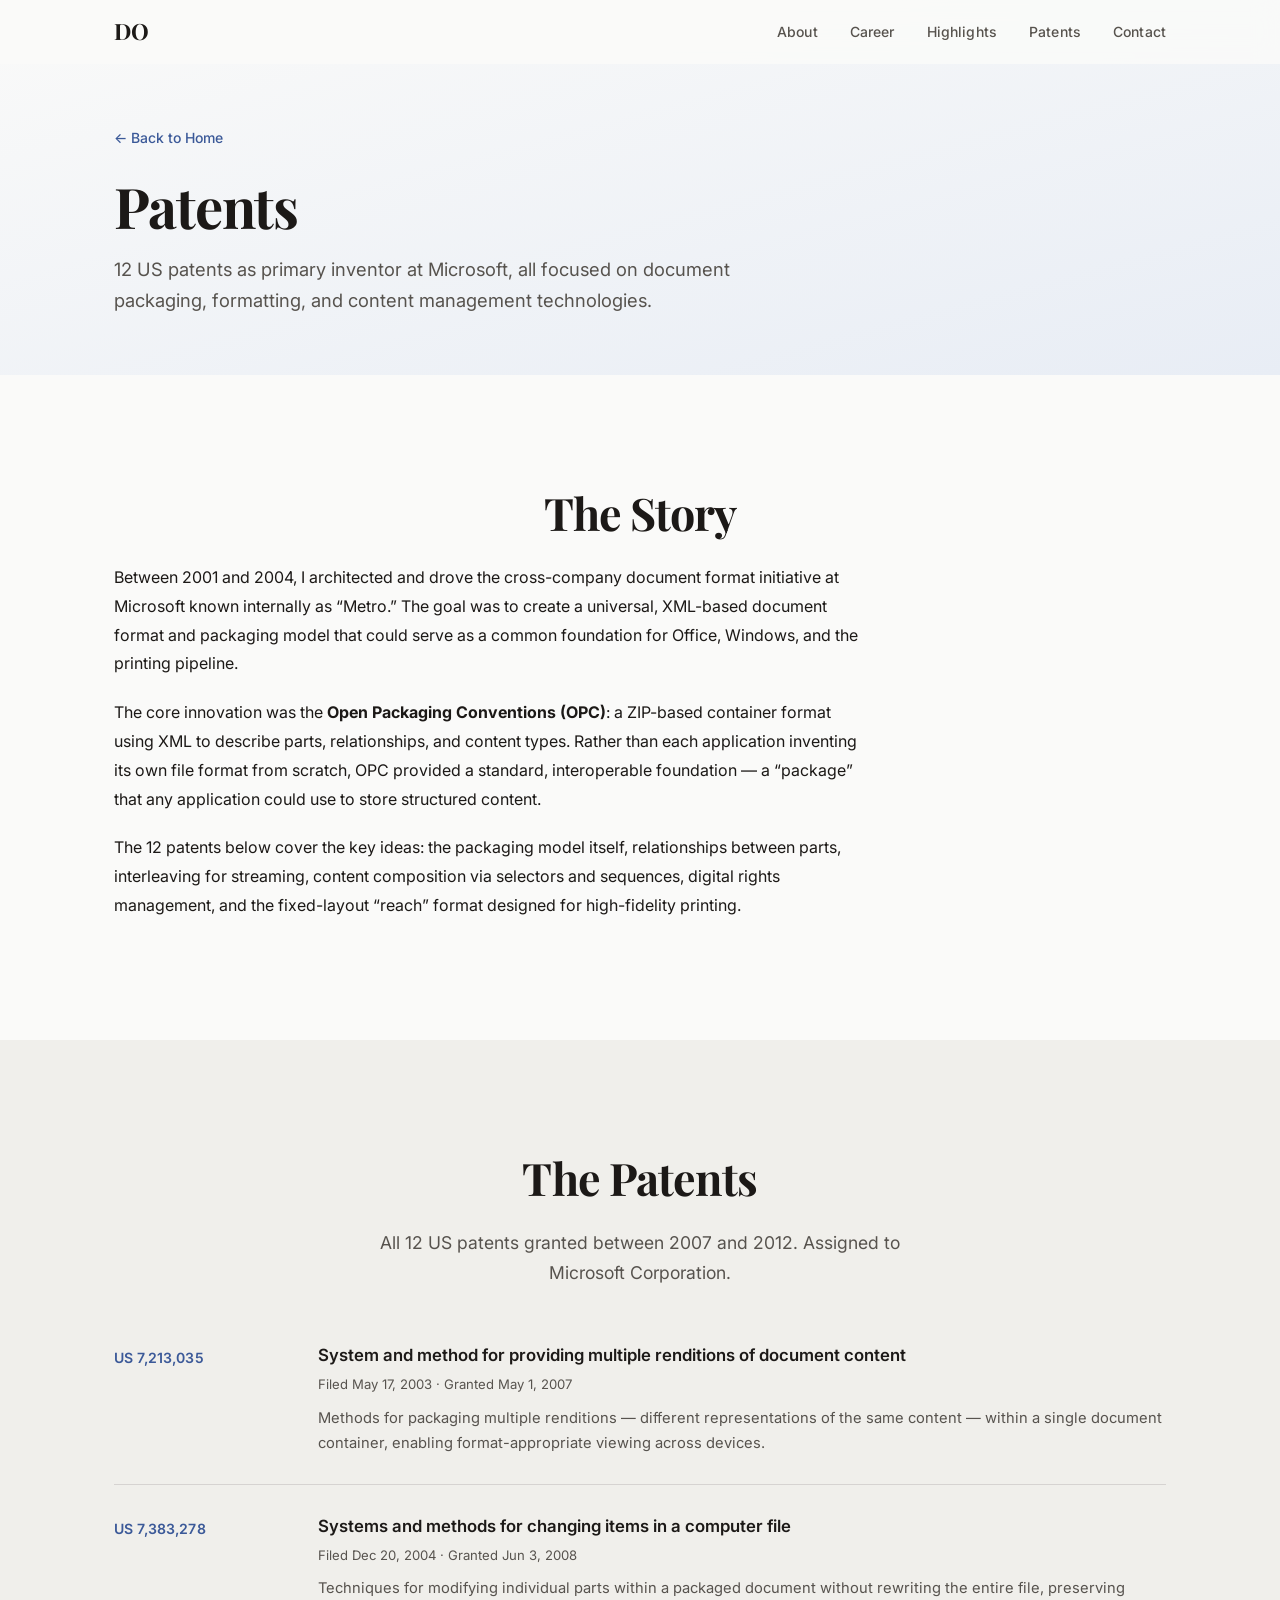
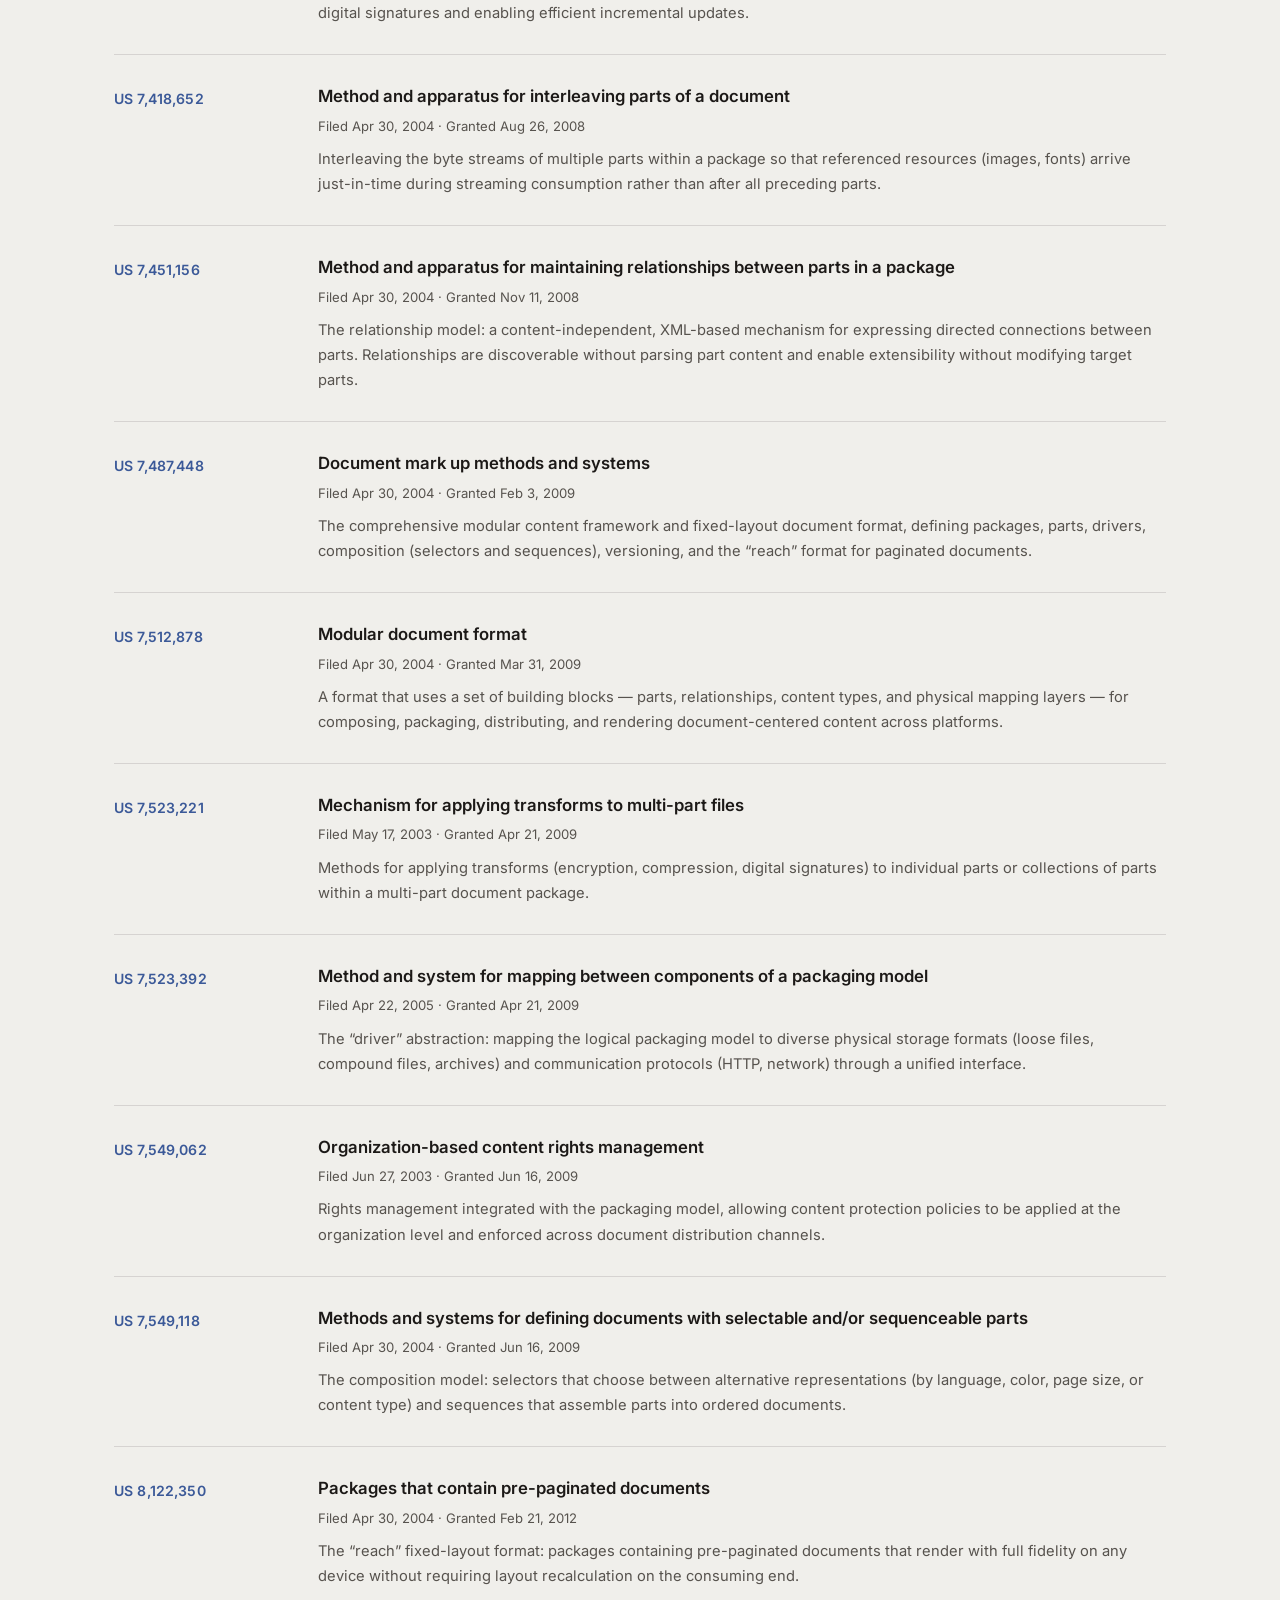
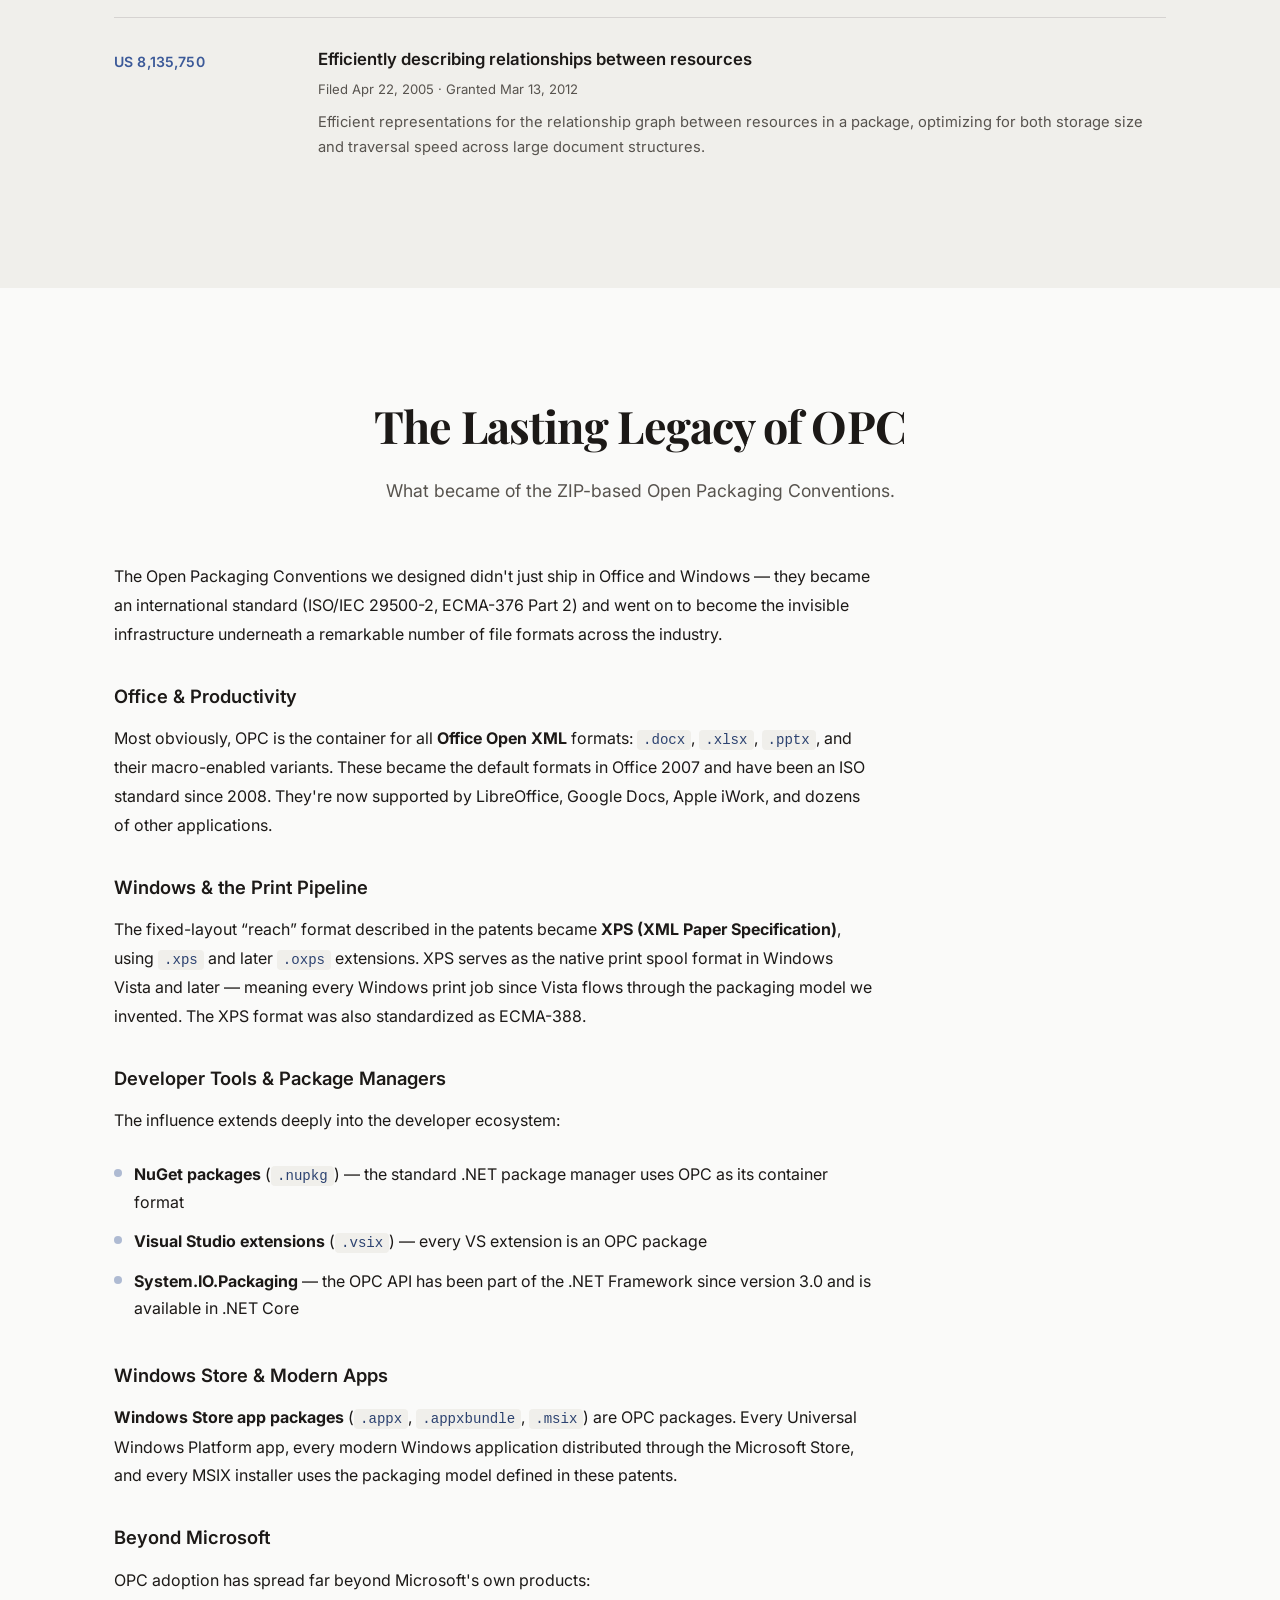
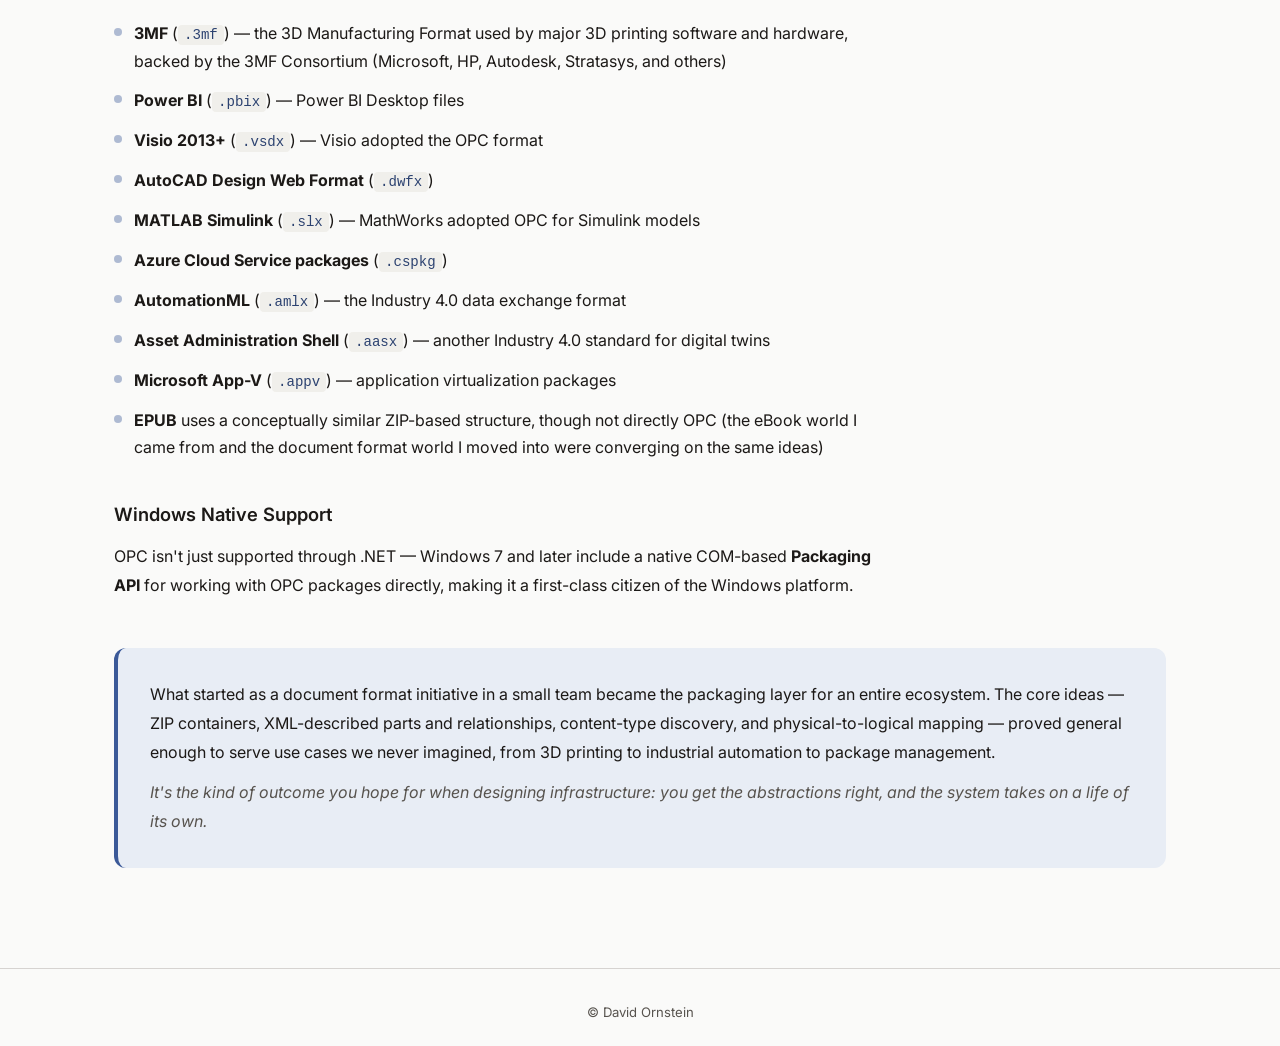
<file: patents.html>
<!DOCTYPE html>
<html lang="en">
<head>
  <meta charset="UTF-8">
  <meta name="viewport" content="width=device-width, initial-scale=1.0">
  <title>Patents — David Ornstein</title>
  <link rel="stylesheet" href="styles.css?v=2">
  <link rel="preconnect" href="https://fonts.googleapis.com">
  <link rel="preconnect" href="https://fonts.gstatic.com" crossorigin>
  <link href="https://fonts.googleapis.com/css2?family=Inter:wght@300;400;500;600;700&family=Playfair+Display:wght@400;600;700&display=swap" rel="stylesheet">
</head>
<body>
  <nav id="nav">
    <div class="nav-inner">
      <a href="index.html" class="nav-logo">DO</a>
      <button class="nav-toggle" aria-label="Toggle navigation">
        <span></span><span></span><span></span>
      </button>
      <ul class="nav-links">
        <li><a href="index.html#about">About</a></li>
        <li><a href="index.html#career">Career</a></li>
        <li><a href="index.html#accomplishments">Highlights</a></li>
        <li><a href="index.html#patents">Patents</a></li>
        <li><a href="index.html#contact">Contact</a></li>
      </ul>
    </div>
  </nav>

  <header class="page-hero">
    <div class="container">
      <a href="index.html" class="back-link">&larr; Back to Home</a>
      <h1 class="page-hero-title">Patents</h1>
      <p class="page-hero-subtitle">12 US patents as primary inventor at Microsoft, all focused on document packaging, formatting, and content management technologies.</p>
    </div>
  </header>

  <section class="section">
    <div class="container">
      <h2 class="section-title">The Story</h2>
      <div class="patent-story">
        <p>Between 2001 and 2004, I architected and drove the cross-company document format initiative at Microsoft known internally as &ldquo;Metro.&rdquo; The goal was to create a universal, XML-based document format and packaging model that could serve as a common foundation for Office, Windows, and the printing pipeline.</p>
        <p>The core innovation was the <strong>Open Packaging Conventions (OPC)</strong>: a ZIP-based container format using XML to describe parts, relationships, and content types. Rather than each application inventing its own file format from scratch, OPC provided a standard, interoperable foundation &mdash; a &ldquo;package&rdquo; that any application could use to store structured content.</p>
        <p>The 12 patents below cover the key ideas: the packaging model itself, relationships between parts, interleaving for streaming, content composition via selectors and sequences, digital rights management, and the fixed-layout &ldquo;reach&rdquo; format designed for high-fidelity printing.</p>
      </div>
    </div>
  </section>

  <section class="section section-alt">
    <div class="container">
      <h2 class="section-title">The Patents</h2>
      <p class="section-subtitle">All 12 US patents granted between 2007 and 2012. Assigned to Microsoft Corporation.</p>

      <div class="patent-list">

        <div class="patent-entry">
          <div class="patent-number-col">
            <a href="https://patents.google.com/patent/US7213035B2" target="_blank" rel="noopener">US 7,213,035</a>
          </div>
          <div class="patent-detail-col">
            <h3>System and method for providing multiple renditions of document content</h3>
            <div class="patent-meta">Filed May 17, 2003 &middot; Granted May 1, 2007</div>
            <p>Methods for packaging multiple renditions &mdash; different representations of the same content &mdash; within a single document container, enabling format-appropriate viewing across devices.</p>
          </div>
        </div>

        <div class="patent-entry">
          <div class="patent-number-col">
            <a href="https://patents.google.com/patent/US7383278B2" target="_blank" rel="noopener">US 7,383,278</a>
          </div>
          <div class="patent-detail-col">
            <h3>Systems and methods for changing items in a computer file</h3>
            <div class="patent-meta">Filed Dec 20, 2004 &middot; Granted Jun 3, 2008</div>
            <p>Techniques for modifying individual parts within a packaged document without rewriting the entire file, preserving digital signatures and enabling efficient incremental updates.</p>
          </div>
        </div>

        <div class="patent-entry">
          <div class="patent-number-col">
            <a href="https://patents.google.com/patent/US7418652B2" target="_blank" rel="noopener">US 7,418,652</a>
          </div>
          <div class="patent-detail-col">
            <h3>Method and apparatus for interleaving parts of a document</h3>
            <div class="patent-meta">Filed Apr 30, 2004 &middot; Granted Aug 26, 2008</div>
            <p>Interleaving the byte streams of multiple parts within a package so that referenced resources (images, fonts) arrive just-in-time during streaming consumption rather than after all preceding parts.</p>
          </div>
        </div>

        <div class="patent-entry">
          <div class="patent-number-col">
            <a href="https://patents.google.com/patent/US7451156B2" target="_blank" rel="noopener">US 7,451,156</a>
          </div>
          <div class="patent-detail-col">
            <h3>Method and apparatus for maintaining relationships between parts in a package</h3>
            <div class="patent-meta">Filed Apr 30, 2004 &middot; Granted Nov 11, 2008</div>
            <p>The relationship model: a content-independent, XML-based mechanism for expressing directed connections between parts. Relationships are discoverable without parsing part content and enable extensibility without modifying target parts.</p>
          </div>
        </div>

        <div class="patent-entry">
          <div class="patent-number-col">
            <a href="https://patents.google.com/patent/US7487448B2" target="_blank" rel="noopener">US 7,487,448</a>
          </div>
          <div class="patent-detail-col">
            <h3>Document mark up methods and systems</h3>
            <div class="patent-meta">Filed Apr 30, 2004 &middot; Granted Feb 3, 2009</div>
            <p>The comprehensive modular content framework and fixed-layout document format, defining packages, parts, drivers, composition (selectors and sequences), versioning, and the &ldquo;reach&rdquo; format for paginated documents.</p>
          </div>
        </div>

        <div class="patent-entry">
          <div class="patent-number-col">
            <a href="https://patents.google.com/patent/US7512878B2" target="_blank" rel="noopener">US 7,512,878</a>
          </div>
          <div class="patent-detail-col">
            <h3>Modular document format</h3>
            <div class="patent-meta">Filed Apr 30, 2004 &middot; Granted Mar 31, 2009</div>
            <p>A format that uses a set of building blocks &mdash; parts, relationships, content types, and physical mapping layers &mdash; for composing, packaging, distributing, and rendering document-centered content across platforms.</p>
          </div>
        </div>

        <div class="patent-entry">
          <div class="patent-number-col">
            <a href="https://patents.google.com/patent/US7523221B2" target="_blank" rel="noopener">US 7,523,221</a>
          </div>
          <div class="patent-detail-col">
            <h3>Mechanism for applying transforms to multi-part files</h3>
            <div class="patent-meta">Filed May 17, 2003 &middot; Granted Apr 21, 2009</div>
            <p>Methods for applying transforms (encryption, compression, digital signatures) to individual parts or collections of parts within a multi-part document package.</p>
          </div>
        </div>

        <div class="patent-entry">
          <div class="patent-number-col">
            <a href="https://patents.google.com/patent/US7523392B2" target="_blank" rel="noopener">US 7,523,392</a>
          </div>
          <div class="patent-detail-col">
            <h3>Method and system for mapping between components of a packaging model</h3>
            <div class="patent-meta">Filed Apr 22, 2005 &middot; Granted Apr 21, 2009</div>
            <p>The &ldquo;driver&rdquo; abstraction: mapping the logical packaging model to diverse physical storage formats (loose files, compound files, archives) and communication protocols (HTTP, network) through a unified interface.</p>
          </div>
        </div>

        <div class="patent-entry">
          <div class="patent-number-col">
            <a href="https://patents.google.com/patent/US7549062B2" target="_blank" rel="noopener">US 7,549,062</a>
          </div>
          <div class="patent-detail-col">
            <h3>Organization-based content rights management</h3>
            <div class="patent-meta">Filed Jun 27, 2003 &middot; Granted Jun 16, 2009</div>
            <p>Rights management integrated with the packaging model, allowing content protection policies to be applied at the organization level and enforced across document distribution channels.</p>
          </div>
        </div>

        <div class="patent-entry">
          <div class="patent-number-col">
            <a href="https://patents.google.com/patent/US7549118B2" target="_blank" rel="noopener">US 7,549,118</a>
          </div>
          <div class="patent-detail-col">
            <h3>Methods and systems for defining documents with selectable and/or sequenceable parts</h3>
            <div class="patent-meta">Filed Apr 30, 2004 &middot; Granted Jun 16, 2009</div>
            <p>The composition model: selectors that choose between alternative representations (by language, color, page size, or content type) and sequences that assemble parts into ordered documents.</p>
          </div>
        </div>

        <div class="patent-entry">
          <div class="patent-number-col">
            <a href="https://patents.google.com/patent/US8122350B2" target="_blank" rel="noopener">US 8,122,350</a>
          </div>
          <div class="patent-detail-col">
            <h3>Packages that contain pre-paginated documents</h3>
            <div class="patent-meta">Filed Apr 30, 2004 &middot; Granted Feb 21, 2012</div>
            <p>The &ldquo;reach&rdquo; fixed-layout format: packages containing pre-paginated documents that render with full fidelity on any device without requiring layout recalculation on the consuming end.</p>
          </div>
        </div>

        <div class="patent-entry">
          <div class="patent-number-col">
            <a href="https://patents.google.com/patent/US8135750B2" target="_blank" rel="noopener">US 8,135,750</a>
          </div>
          <div class="patent-detail-col">
            <h3>Efficiently describing relationships between resources</h3>
            <div class="patent-meta">Filed Apr 22, 2005 &middot; Granted Mar 13, 2012</div>
            <p>Efficient representations for the relationship graph between resources in a package, optimizing for both storage size and traversal speed across large document structures.</p>
          </div>
        </div>

      </div>
    </div>
  </section>

  <section class="section">
    <div class="container">
      <h2 class="section-title">The Lasting Legacy of OPC</h2>
      <p class="section-subtitle">What became of the ZIP-based Open Packaging Conventions.</p>

      <div class="patent-story">
        <p>The Open Packaging Conventions we designed didn't just ship in Office and Windows &mdash; they became an international standard (ISO/IEC 29500-2, ECMA-376 Part 2) and went on to become the invisible infrastructure underneath a remarkable number of file formats across the industry.</p>

        <h3 class="legacy-heading">Office &amp; Productivity</h3>
        <p>Most obviously, OPC is the container for all <strong>Office Open XML</strong> formats: <code>.docx</code>, <code>.xlsx</code>, <code>.pptx</code>, and their macro-enabled variants. These became the default formats in Office 2007 and have been an ISO standard since 2008. They're now supported by LibreOffice, Google Docs, Apple iWork, and dozens of other applications.</p>

        <h3 class="legacy-heading">Windows &amp; the Print Pipeline</h3>
        <p>The fixed-layout &ldquo;reach&rdquo; format described in the patents became <strong>XPS (XML Paper Specification)</strong>, using <code>.xps</code> and later <code>.oxps</code> extensions. XPS serves as the native print spool format in Windows Vista and later &mdash; meaning every Windows print job since Vista flows through the packaging model we invented. The XPS format was also standardized as ECMA-388.</p>

        <h3 class="legacy-heading">Developer Tools &amp; Package Managers</h3>
        <p>The influence extends deeply into the developer ecosystem:</p>
        <ul class="legacy-list">
          <li><strong>NuGet packages</strong> (<code>.nupkg</code>) &mdash; the standard .NET package manager uses OPC as its container format</li>
          <li><strong>Visual Studio extensions</strong> (<code>.vsix</code>) &mdash; every VS extension is an OPC package</li>
          <li><strong>System.IO.Packaging</strong> &mdash; the OPC API has been part of the .NET Framework since version 3.0 and is available in .NET Core</li>
        </ul>

        <h3 class="legacy-heading">Windows Store &amp; Modern Apps</h3>
        <p><strong>Windows Store app packages</strong> (<code>.appx</code>, <code>.appxbundle</code>, <code>.msix</code>) are OPC packages. Every Universal Windows Platform app, every modern Windows application distributed through the Microsoft Store, and every MSIX installer uses the packaging model defined in these patents.</p>

        <h3 class="legacy-heading">Beyond Microsoft</h3>
        <p>OPC adoption has spread far beyond Microsoft's own products:</p>
        <ul class="legacy-list">
          <li><strong>3MF</strong> (<code>.3mf</code>) &mdash; the 3D Manufacturing Format used by major 3D printing software and hardware, backed by the 3MF Consortium (Microsoft, HP, Autodesk, Stratasys, and others)</li>
          <li><strong>Power BI</strong> (<code>.pbix</code>) &mdash; Power BI Desktop files</li>
          <li><strong>Visio 2013+</strong> (<code>.vsdx</code>) &mdash; Visio adopted the OPC format</li>
          <li><strong>AutoCAD Design Web Format</strong> (<code>.dwfx</code>)</li>
          <li><strong>MATLAB Simulink</strong> (<code>.slx</code>) &mdash; MathWorks adopted OPC for Simulink models</li>
          <li><strong>Azure Cloud Service packages</strong> (<code>.cspkg</code>)</li>
          <li><strong>AutomationML</strong> (<code>.amlx</code>) &mdash; the Industry 4.0 data exchange format</li>
          <li><strong>Asset Administration Shell</strong> (<code>.aasx</code>) &mdash; another Industry 4.0 standard for digital twins</li>
          <li><strong>Microsoft App-V</strong> (<code>.appv</code>) &mdash; application virtualization packages</li>
          <li><strong>EPUB</strong> uses a conceptually similar ZIP-based structure, though not directly OPC (the eBook world I came from and the document format world I moved into were converging on the same ideas)</li>
        </ul>

        <h3 class="legacy-heading">Windows Native Support</h3>
        <p>OPC isn't just supported through .NET &mdash; Windows 7 and later include a native COM-based <strong>Packaging API</strong> for working with OPC packages directly, making it a first-class citizen of the Windows platform.</p>
      </div>

      <div class="legacy-summary">
        <p>What started as a document format initiative in a small team became the packaging layer for an entire ecosystem. The core ideas &mdash; ZIP containers, XML-described parts and relationships, content-type discovery, and physical-to-logical mapping &mdash; proved general enough to serve use cases we never imagined, from 3D printing to industrial automation to package management.</p>
        <p>It's the kind of outcome you hope for when designing infrastructure: you get the abstractions right, and the system takes on a life of its own.</p>
      </div>
    </div>
  </section>

  <footer>
    <div class="container">
      <p>&copy; David Ornstein</p>
    </div>
  </footer>

  <script src="script.js?v=2"></script>
</body>
</html>
</file>
<file: styles.css>
/* ============================================
   David Ornstein — Portfolio Site
   ============================================ */

/* --- Reset & Base --- */
*, *::before, *::after {
  margin: 0;
  padding: 0;
  box-sizing: border-box;
}

:root {
  --color-bg: #fafaf9;
  --color-bg-alt: #f0efeb;
  --color-text: #1c1917;
  --color-text-muted: #57534e;
  --color-accent: #3b5998;
  --color-accent-light: #e8edf5;
  --color-accent-dark: #2c4270;
  --color-border: #d6d3d1;
  --color-card-bg: #ffffff;
  --font-sans: 'Inter', -apple-system, BlinkMacSystemFont, 'Segoe UI', sans-serif;
  --font-serif: 'Playfair Display', Georgia, 'Times New Roman', serif;
  --max-width: 1100px;
  --nav-height: 64px;
}

html {
  scroll-behavior: smooth;
  font-size: 16px;
}

body {
  font-family: var(--font-sans);
  color: var(--color-text);
  background: var(--color-bg);
  line-height: 1.7;
  -webkit-font-smoothing: antialiased;
}

a {
  color: var(--color-accent);
  text-decoration: none;
  transition: color 0.2s;
}

a:hover {
  color: var(--color-accent-dark);
}

ul {
  list-style: none;
}

.container {
  max-width: var(--max-width);
  margin: 0 auto;
  padding: 0 24px;
}

/* --- Navigation --- */
#nav {
  position: fixed;
  top: 0;
  left: 0;
  right: 0;
  height: var(--nav-height);
  background: rgba(250, 250, 249, 0.92);
  backdrop-filter: blur(12px);
  -webkit-backdrop-filter: blur(12px);
  border-bottom: 1px solid transparent;
  z-index: 1000;
  transition: border-color 0.3s, box-shadow 0.3s;
}

#nav.scrolled {
  border-bottom-color: var(--color-border);
  box-shadow: 0 1px 8px rgba(0, 0, 0, 0.04);
}

.nav-inner {
  max-width: var(--max-width);
  margin: 0 auto;
  padding: 0 24px;
  height: 100%;
  display: flex;
  align-items: center;
  justify-content: space-between;
}

.nav-logo {
  font-family: var(--font-serif);
  font-size: 1.4rem;
  font-weight: 700;
  color: var(--color-text);
  letter-spacing: -0.02em;
}

.nav-logo:hover {
  color: var(--color-accent);
}

.nav-toggle {
  display: none;
  background: none;
  border: none;
  cursor: pointer;
  padding: 8px;
  flex-direction: column;
  gap: 5px;
}

.nav-toggle span {
  display: block;
  width: 24px;
  height: 2px;
  background: var(--color-text);
  transition: transform 0.3s, opacity 0.3s;
}

.nav-links {
  display: flex;
  gap: 32px;
  align-items: center;
}

.nav-links a {
  color: var(--color-text-muted);
  font-size: 0.875rem;
  font-weight: 500;
  letter-spacing: 0.01em;
  transition: color 0.2s;
}

.nav-links a:hover {
  color: var(--color-text);
}

/* --- Hero --- */
#hero {
  min-height: 100vh;
  display: flex;
  align-items: center;
  justify-content: center;
  position: relative;
  padding: calc(var(--nav-height) + 40px) 24px 80px;
  background: linear-gradient(165deg, var(--color-bg) 0%, var(--color-accent-light) 100%);
}

.hero-content {
  max-width: 720px;
  text-align: center;
}

.hero-greeting {
  font-size: 1.1rem;
  font-weight: 500;
  color: var(--color-accent);
  letter-spacing: 0.04em;
  text-transform: uppercase;
  margin-bottom: 12px;
}

.hero-name {
  font-family: var(--font-serif);
  font-size: clamp(2.8rem, 6vw, 4.5rem);
  font-weight: 700;
  line-height: 1.1;
  letter-spacing: -0.03em;
  margin-bottom: 24px;
  color: var(--color-text);
}

.hero-tagline {
  font-size: clamp(1.05rem, 2vw, 1.25rem);
  color: var(--color-text-muted);
  line-height: 1.6;
  max-width: 560px;
  margin: 0 auto 40px;
}

.hero-cta {
  display: flex;
  gap: 16px;
  justify-content: center;
  flex-wrap: wrap;
}

.btn {
  display: inline-flex;
  align-items: center;
  padding: 14px 32px;
  border-radius: 8px;
  font-size: 0.95rem;
  font-weight: 600;
  letter-spacing: 0.01em;
  transition: all 0.25s;
  cursor: pointer;
  border: none;
}

.btn-primary {
  background: var(--color-accent);
  color: #fff;
}

.btn-primary:hover {
  background: var(--color-accent-dark);
  color: #fff;
  transform: translateY(-1px);
  box-shadow: 0 4px 16px rgba(59, 89, 152, 0.3);
}

.btn-outline {
  background: transparent;
  color: var(--color-accent);
  border: 2px solid var(--color-accent);
}

.btn-outline:hover {
  background: var(--color-accent);
  color: #fff;
  transform: translateY(-1px);
}

.hero-scroll-hint {
  position: absolute;
  bottom: 32px;
  left: 50%;
  transform: translateX(-50%);
  display: flex;
  flex-direction: column;
  align-items: center;
  gap: 8px;
  color: var(--color-text-muted);
  font-size: 0.75rem;
  letter-spacing: 0.1em;
  text-transform: uppercase;
  opacity: 0.6;
}

.scroll-line {
  width: 1px;
  height: 40px;
  background: var(--color-text-muted);
  animation: scrollPulse 2s ease-in-out infinite;
}

@keyframes scrollPulse {
  0%, 100% { opacity: 0.3; transform: scaleY(0.6); }
  50% { opacity: 1; transform: scaleY(1); }
}

/* --- Sections --- */
.section {
  padding: 100px 0;
}

.section-alt {
  background: var(--color-bg-alt);
}

.section-title {
  font-family: var(--font-serif);
  font-size: clamp(2rem, 4vw, 2.8rem);
  font-weight: 700;
  letter-spacing: -0.02em;
  margin-bottom: 12px;
  text-align: center;
}

.section-subtitle {
  text-align: center;
  color: var(--color-text-muted);
  font-size: 1.1rem;
  margin-bottom: 56px;
  max-width: 600px;
  margin-left: auto;
  margin-right: auto;
}

/* --- About --- */
.about-grid {
  display: grid;
  grid-template-columns: 1fr 300px;
  gap: 64px;
  align-items: start;
}

.about-text {
  margin-top: 8px;
}

.about-lead {
  font-size: 1.15rem;
  font-weight: 500;
  line-height: 1.7;
  margin-bottom: 20px;
  color: var(--color-text);
}

.about-text p {
  margin-bottom: 16px;
  color: var(--color-text-muted);
}

.about-stats {
  display: grid;
  grid-template-columns: repeat(4, 1fr);
  gap: 24px;
}

.stat {
  background: var(--color-card-bg);
  border: 1px solid var(--color-border);
  border-radius: 12px;
  padding: 24px 20px;
  text-align: center;
  transition: transform 0.2s, box-shadow 0.2s;
}

.stat[data-term] {
  cursor: pointer;
  position: relative;
}

.stat[data-term]::after {
  content: 'Click to learn more';
  position: absolute;
  bottom: calc(100% + 7px);
  left: 50%;
  transform: translateX(-50%);
  background: #1a202c;
  color: #fff;
  font-size: 0.68rem;
  font-weight: 400;
  padding: 4px 9px;
  border-radius: 4px;
  white-space: nowrap;
  opacity: 0;
  pointer-events: none;
  transition: opacity 0.15s 0.3s;
  z-index: 200;
}

.stat[data-term]:hover::after {
  opacity: 1;
}

.stat:hover {
  transform: translateY(-2px);
  box-shadow: 0 4px 20px rgba(0, 0, 0, 0.06);
}

.stat-number {
  display: block;
  font-family: var(--font-serif);
  font-size: 2.2rem;
  font-weight: 700;
  color: var(--color-accent);
  line-height: 1.2;
}

.stat-label {
  font-size: 0.8rem;
  color: var(--color-text-muted);
  text-transform: uppercase;
  letter-spacing: 0.06em;
  margin-top: 4px;
}

/* ===================================================================
   Filter Bar — sticky chip-style tag filter for timeline
   =================================================================== */
.filter-bar {
  position: sticky;
  top: 60px;
  z-index: 90;
  margin-bottom: 36px;
  padding: 0;
}

.filter-bar-inner {
  background: rgba(255, 255, 255, 0.88);
  backdrop-filter: blur(18px);
  -webkit-backdrop-filter: blur(18px);
  border: 1px solid var(--color-border);
  border-radius: 16px;
  padding: 14px 20px;
  display: flex;
  align-items: center;
  gap: 14px;
  flex-wrap: wrap;
  box-shadow: 0 4px 24px rgba(0, 0, 0, 0.06), 0 1px 4px rgba(0, 0, 0, 0.03);
  transition: box-shadow 0.3s ease;
}

.filter-bar-inner:hover {
  box-shadow: 0 8px 32px rgba(0, 0, 0, 0.09), 0 2px 8px rgba(0, 0, 0, 0.04);
}

.filter-label {
  font-size: 0.72rem;
  font-weight: 700;
  text-transform: uppercase;
  letter-spacing: 0.08em;
  color: var(--color-text-muted);
  white-space: nowrap;
  flex-shrink: 0;
}

.filter-chips {
  display: flex;
  flex-wrap: wrap;
  gap: 6px;
  flex: 1;
}

.filter-chip {
  display: inline-flex;
  align-items: center;
  gap: 5px;
  padding: 6px 13px;
  border: 1.5px solid var(--color-border);
  border-radius: 100px;
  background: transparent;
  color: var(--color-text-muted);
  font-family: var(--font-sans);
  font-size: 0.76rem;
  font-weight: 600;
  letter-spacing: 0.02em;
  cursor: pointer;
  transition: all 0.25s cubic-bezier(0.4, 0, 0.2, 1);
  white-space: nowrap;
  position: relative;
  overflow: hidden;
}

.filter-chip::before {
  content: '';
  position: absolute;
  inset: 0;
  border-radius: inherit;
  background: var(--color-accent);
  opacity: 0;
  transform: scale(0.5);
  transition: opacity 0.3s cubic-bezier(0.4, 0, 0.2, 1),
              transform 0.3s cubic-bezier(0.4, 0, 0.2, 1);
}

.filter-chip:hover {
  border-color: var(--color-accent);
  color: var(--color-accent);
  transform: translateY(-1px);
  box-shadow: 0 2px 8px rgba(59, 89, 152, 0.12);
}

.filter-chip.active {
  border-color: var(--color-accent);
  background: var(--color-accent);
  color: white !important;
  box-shadow: 0 2px 10px rgba(59, 89, 152, 0.25);
}

.filter-chip.active:hover {
  color: white !important;
}

.filter-chip.active::before {
  opacity: 0;
  transform: scale(1);
}

.filter-chip.active:hover {
  color: white;
  box-shadow: 0 4px 14px rgba(59, 89, 152, 0.3);
  transform: translateY(-1px);
}

/* Per-chip tinted backgrounds */
.filter-chip[data-filter="all"]        { background: linear-gradient(135deg, #f0f0f5 0%, #e8e8ef 100%); border-color: #d8d8e2; }
.filter-chip[data-filter="leadership"] { background: linear-gradient(135deg, #fef3e2 0%, #fde8c8 100%); border-color: #f5d5a0; color: #9a6b20; }
.filter-chip[data-filter="architecture"]{ background: linear-gradient(135deg, #e8f0fe 0%, #d4e4fc 100%); border-color: #b8cff0; color: #3b6bb5; }
.filter-chip[data-filter="security"]   { background: linear-gradient(135deg, #e6f4ea 0%, #ceead6 100%); border-color: #a8d5b5; color: #2d6e3f; }
.filter-chip[data-filter="engineering"]{ background: linear-gradient(135deg, #f3e8fd 0%, #e6d5fa 100%); border-color: #ceb8ef; color: #6b3fa0; }
.filter-chip[data-filter="platform"]   { background: linear-gradient(135deg, #e0f2f7 0%, #c8e8f2 100%); border-color: #a0d4e4; color: #1a7a8f; }
.filter-chip[data-filter="startup"]    { background: linear-gradient(135deg, #fff3e0 0%, #ffe8c8 100%); border-color: #ffd49a; color: #b5700a; }
.filter-chip[data-filter="standards"]  { background: linear-gradient(135deg, #e8eef8 0%, #d6dfef 100%); border-color: #b8c6de; color: #3b5280; }
.filter-chip[data-filter="publishing"] { background: linear-gradient(135deg, #fce4ec 0%, #f8d0da 100%); border-color: #e8a8b8; color: #a03050; }
.filter-chip[data-filter="patents"]    { background: linear-gradient(135deg, #fff8e1 0%, #fff0c0 100%); border-color: #f0d870; color: #8a7015; }
.filter-chip[data-filter="compliance"] { background: linear-gradient(135deg, #e0f2f1 0%, #c8e6e4 100%); border-color: #9ecfcc; color: #2a706b; }
.filter-chip[data-filter="m-and-a"]    { background: linear-gradient(135deg, #fbe9e7 0%, #f5d0ca 100%); border-color: #dea898; color: #a04030; }
.filter-chip[data-filter="ai"]         { background: linear-gradient(135deg, #e0f7fa 0%, #c8eef2 100%); border-color: #80cbc4; color: #00695c; }

/* Active state overrides the tint with solid accent */
.filter-chip.active[data-filter="all"]        { background: var(--color-accent); color: white; border-color: var(--color-accent); }
.filter-chip.active[data-filter="leadership"] { background: linear-gradient(135deg, #c07820 0%, #a86510 100%); color: white; border-color: #a86510; box-shadow: 0 2px 10px rgba(168, 101, 16, 0.3); }
.filter-chip.active[data-filter="architecture"]{ background: linear-gradient(135deg, #3b6bb5 0%, #2a5a9e 100%); color: white; border-color: #2a5a9e; box-shadow: 0 2px 10px rgba(42, 90, 158, 0.3); }
.filter-chip.active[data-filter="security"]   { background: linear-gradient(135deg, #2d8e4f 0%, #1e7a3e 100%); color: white; border-color: #1e7a3e; box-shadow: 0 2px 10px rgba(30, 122, 62, 0.3); }
.filter-chip.active[data-filter="engineering"]{ background: linear-gradient(135deg, #7b4fb8 0%, #6535a0 100%); color: white; border-color: #6535a0; box-shadow: 0 2px 10px rgba(101, 53, 160, 0.3); }
.filter-chip.active[data-filter="platform"]   { background: linear-gradient(135deg, #1a8a9f 0%, #147080 100%); color: white; border-color: #147080; box-shadow: 0 2px 10px rgba(20, 112, 128, 0.3); }
.filter-chip.active[data-filter="startup"]    { background: linear-gradient(135deg, #c57a0a 0%, #a86500 100%); color: white; border-color: #a86500; box-shadow: 0 2px 10px rgba(168, 101, 0, 0.3); }
.filter-chip.active[data-filter="standards"]  { background: linear-gradient(135deg, #3b5290 0%, #2a4278 100%); color: white; border-color: #2a4278; box-shadow: 0 2px 10px rgba(42, 66, 120, 0.3); }
.filter-chip.active[data-filter="publishing"] { background: linear-gradient(135deg, #b83860 0%, #a02850 100%); color: white; border-color: #a02850; box-shadow: 0 2px 10px rgba(160, 40, 80, 0.3); }
.filter-chip.active[data-filter="patents"]    { background: linear-gradient(135deg, #9a8015 0%, #806a10 100%); color: white; border-color: #806a10; box-shadow: 0 2px 10px rgba(128, 106, 16, 0.3); }
.filter-chip.active[data-filter="compliance"] { background: linear-gradient(135deg, #2a807b 0%, #1e6b66 100%); color: white; border-color: #1e6b66; box-shadow: 0 2px 10px rgba(30, 107, 102, 0.3); }
.filter-chip.active[data-filter="m-and-a"]    { background: linear-gradient(135deg, #b04838 0%, #983828 100%); color: white; border-color: #983828; box-shadow: 0 2px 10px rgba(152, 56, 40, 0.3); }
.filter-chip.active[data-filter="ai"]         { background: linear-gradient(135deg, #00897b 0%, #00695c 100%); color: white; border-color: #00695c; box-shadow: 0 2px 10px rgba(0, 105, 92, 0.3); }

/* Hover for tinted chips keeps their color family */
.filter-chip[data-filter="leadership"]:hover  { border-color: #c07820; }
.filter-chip[data-filter="architecture"]:hover { border-color: #3b6bb5; }
.filter-chip[data-filter="security"]:hover    { border-color: #2d8e4f; }
.filter-chip[data-filter="engineering"]:hover { border-color: #7b4fb8; }
.filter-chip[data-filter="platform"]:hover    { border-color: #1a8a9f; }
.filter-chip[data-filter="startup"]:hover     { border-color: #c57a0a; }
.filter-chip[data-filter="standards"]:hover   { border-color: #3b5290; }
.filter-chip[data-filter="publishing"]:hover  { border-color: #b83860; }
.filter-chip[data-filter="patents"]:hover     { border-color: #9a8015; }
.filter-chip[data-filter="compliance"]:hover  { border-color: #2a807b; }
.filter-chip[data-filter="m-and-a"]:hover     { border-color: #b04838; }
.filter-chip[data-filter="ai"]:hover          { border-color: #00897b; }

.filter-chip-icon {
  width: 14px;
  height: 14px;
  display: flex;
  align-items: center;
  justify-content: center;
  flex-shrink: 0;
  position: relative;
  z-index: 1;
}

.filter-chip-icon svg {
  width: 14px;
  height: 14px;
  stroke: currentColor;
}

.filter-chip > :not(.filter-chip-icon) {
  position: relative;
  z-index: 1;
}

/* Ripple click effect */
@keyframes filterChipRipple {
  0% { transform: scale(0); opacity: 0.4; }
  100% { transform: scale(2.5); opacity: 0; }
}

.filter-chip .ripple {
  position: absolute;
  border-radius: 50%;
  background: rgba(255, 255, 255, 0.5);
  width: 40px;
  height: 40px;
  pointer-events: none;
  animation: filterChipRipple 0.5s ease-out forwards;
}

/* Counter badge */
.filter-count {
  display: flex;
  align-items: center;
  gap: 5px;
  margin-left: auto;
  flex-shrink: 0;
}

.filter-count-num {
  display: inline-flex;
  align-items: center;
  justify-content: center;
  min-width: 26px;
  height: 26px;
  border-radius: 8px;
  background: var(--color-accent);
  color: white;
  font-size: 0.78rem;
  font-weight: 700;
  padding: 0 6px;
  transition: transform 0.35s cubic-bezier(0.34, 1.56, 0.64, 1),
              background 0.3s ease;
}

.filter-count-num.bounce {
  transform: scale(1.25);
}

.filter-count-label {
  font-size: 0.68rem;
  color: var(--color-text-muted);
  font-weight: 500;
  letter-spacing: 0.02em;
}

/* ===================================================================
   Filter summary blurb
   =================================================================== */
.filter-summary {
  max-width: 860px;
  margin: 0 auto 32px;
  padding: 0 0 0 44px;
  overflow: hidden;
  transition: max-height 0.45s cubic-bezier(0.4, 0, 0.2, 1),
              opacity 0.35s ease,
              margin-bottom 0.35s ease;
  max-height: 0;
  opacity: 0;
}

.filter-summary.visible {
  max-height: 200px;
  opacity: 1;
  margin-bottom: 32px;
}

.filter-summary-inner {
  background: linear-gradient(135deg, rgba(255,255,255,0.92) 0%, rgba(248,250,252,0.95) 100%);
  border: 1px solid var(--color-border);
  border-left: 3px solid var(--color-accent);
  border-radius: 10px;
  padding: 18px 22px;
  font-size: 0.92rem;
  line-height: 1.65;
  color: var(--color-text);
  backdrop-filter: blur(8px);
  box-shadow: 0 2px 12px rgba(0, 0, 0, 0.04);
  animation: summarySlideIn 0.4s cubic-bezier(0.34, 1.3, 0.64, 1) forwards;
}

@keyframes summarySlideIn {
  from {
    opacity: 0;
    transform: translateY(-8px);
  }
  to {
    opacity: 1;
    transform: translateY(0);
  }
}

.filter-summary-inner strong {
  color: var(--color-accent-dark);
}

/* Category-colored left borders */
.filter-summary[data-active-filter="leadership"] .filter-summary-inner  { border-left-color: #c07820; }
.filter-summary[data-active-filter="architecture"] .filter-summary-inner { border-left-color: #3b6bb5; }
.filter-summary[data-active-filter="security"] .filter-summary-inner    { border-left-color: #2d8e4f; }
.filter-summary[data-active-filter="engineering"] .filter-summary-inner { border-left-color: #7b4fb8; }
.filter-summary[data-active-filter="platform"] .filter-summary-inner    { border-left-color: #1a8a9f; }
.filter-summary[data-active-filter="startup"] .filter-summary-inner     { border-left-color: #c57a0a; }
.filter-summary[data-active-filter="standards"] .filter-summary-inner   { border-left-color: #3b5290; }
.filter-summary[data-active-filter="publishing"] .filter-summary-inner  { border-left-color: #b83860; }
.filter-summary[data-active-filter="patents"] .filter-summary-inner     { border-left-color: #9a8015; }
.filter-summary[data-active-filter="compliance"] .filter-summary-inner  { border-left-color: #2a807b; }
.filter-summary[data-active-filter="m-and-a"] .filter-summary-inner     { border-left-color: #b04838; }

.filter-summary[data-active-filter="leadership"] .filter-summary-inner strong  { color: #c07820; }
.filter-summary[data-active-filter="architecture"] .filter-summary-inner strong { color: #3b6bb5; }
.filter-summary[data-active-filter="security"] .filter-summary-inner strong    { color: #2d8e4f; }
.filter-summary[data-active-filter="engineering"] .filter-summary-inner strong { color: #7b4fb8; }
.filter-summary[data-active-filter="platform"] .filter-summary-inner strong    { color: #1a8a9f; }
.filter-summary[data-active-filter="startup"] .filter-summary-inner strong     { color: #c57a0a; }
.filter-summary[data-active-filter="standards"] .filter-summary-inner strong   { color: #3b5290; }
.filter-summary[data-active-filter="publishing"] .filter-summary-inner strong  { color: #b83860; }
.filter-summary[data-active-filter="patents"] .filter-summary-inner strong     { color: #9a8015; }
.filter-summary[data-active-filter="compliance"] .filter-summary-inner strong  { color: #2a807b; }
.filter-summary[data-active-filter="m-and-a"] .filter-summary-inner strong     { color: #b04838; }

/* ===================================================================
   Timeline era filtering transitions
   =================================================================== */
.timeline-era.filtered-out {
  opacity: 0;
  transform: translateY(-8px) scale(0.97);
  max-height: 0 !important;
  margin-bottom: 0;
  padding-top: 0;
  padding-bottom: 0;
  pointer-events: none;
  filter: blur(2px);
  overflow: hidden;
  border-color: transparent;
}

.timeline-era.filtered-in {
  animation: eraAppear 0.55s cubic-bezier(0.34, 1.56, 0.64, 1) forwards;
}

@keyframes eraAppear {
  0% {
    opacity: 0;
    transform: translateY(16px) scale(0.96);
    filter: blur(4px);
  }
  60% {
    opacity: 1;
    filter: blur(0);
  }
  100% {
    opacity: 1;
    transform: translateY(0) scale(1);
    filter: blur(0);
  }
}

/* Staggered entry for multiple items */
.timeline-era.filtered-in:nth-child(1) { animation-delay: 0ms; }
.timeline-era.filtered-in:nth-child(2) { animation-delay: 40ms; }
.timeline-era.filtered-in:nth-child(3) { animation-delay: 80ms; }
.timeline-era.filtered-in:nth-child(4) { animation-delay: 120ms; }
.timeline-era.filtered-in:nth-child(5) { animation-delay: 160ms; }
.timeline-era.filtered-in:nth-child(6) { animation-delay: 200ms; }
.timeline-era.filtered-in:nth-child(7) { animation-delay: 240ms; }
.timeline-era.filtered-in:nth-child(8) { animation-delay: 280ms; }
.timeline-era.filtered-in:nth-child(9) { animation-delay: 320ms; }
.timeline-era.filtered-in:nth-child(10) { animation-delay: 360ms; }
.timeline-era.filtered-in:nth-child(11) { animation-delay: 400ms; }
.timeline-era.filtered-in:nth-child(12) { animation-delay: 440ms; }
.timeline-era.filtered-in:nth-child(13) { animation-delay: 480ms; }

/* No-results message */
.filter-empty-msg {
  text-align: center;
  padding: 60px 20px;
  color: var(--color-text-muted);
  font-size: 1rem;
  font-weight: 500;
  opacity: 0;
  animation: fadeIn 0.4s 0.2s forwards;
}

@keyframes fadeIn {
  to { opacity: 1; }
}

.filter-empty-msg .filter-empty-icon {
  font-size: 2.5rem;
  margin-bottom: 12px;
  display: block;
  opacity: 0.4;
}

/* --- Timeline (two-level: era containers with project cards) --- */
.timeline {
  position: relative;
  padding-left: 44px;
  max-width: 860px;
  margin: 0 auto;
}

.timeline::before {
  content: '';
  position: absolute;
  left: 9px;
  top: 8px;
  bottom: 8px;
  width: 2px;
  background: var(--color-border);
}

/* --- Era container (employer / organization) --- */
.timeline-era {
  position: relative;
  margin-bottom: 48px;
  opacity: 0;
  transform: translateY(20px);
  transition: opacity 0.5s cubic-bezier(0.4, 0, 0.2, 1),
              transform 0.5s cubic-bezier(0.4, 0, 0.2, 1),
              max-height 0.5s cubic-bezier(0.4, 0, 0.2, 1),
              margin-bottom 0.4s cubic-bezier(0.4, 0, 0.2, 1),
              filter 0.3s ease;
  max-height: 4000px;
  overflow: visible;
}

.timeline-era.visible {
  opacity: 1;
  transform: translateY(0);
}

.timeline-era-marker {
  position: absolute;
  left: -44px;
  top: 4px;
  width: 20px;
  height: 20px;
  border-radius: 50%;
  background: var(--color-accent);
  border: 3px solid var(--color-accent);
  z-index: 1;
  transition: box-shadow 0.2s;
  box-shadow: 0 0 0 4px var(--color-bg-alt);
}

.timeline-era:hover .timeline-era-marker {
  box-shadow: 0 0 0 4px var(--color-bg-alt), 0 0 0 7px rgba(59, 89, 152, 0.15);
}

.timeline-era-header {
  display: flex;
  align-items: baseline;
  gap: 16px;
  flex-wrap: wrap;
  margin-bottom: 16px;
}

.timeline-era-header h3 {
  font-family: var(--font-serif);
  font-size: 1.35rem;
  font-weight: 700;
  letter-spacing: -0.01em;
  color: var(--color-text);
}

.timeline-era-dates {
  font-size: 0.8rem;
  font-weight: 600;
  color: var(--color-accent);
  text-transform: uppercase;
  letter-spacing: 0.06em;
  white-space: nowrap;
}

.timeline-era-summary {
  color: var(--color-text-muted);
  font-size: 0.92rem;
  line-height: 1.65;
  margin-bottom: 18px;
  max-width: 720px;
}

/* --- Project / activity cards within an era --- */
.timeline-cards {
  display: flex;
  flex-direction: column;
  gap: 14px;
}

.timeline-card {
  background: var(--color-card-bg);
  border: 1px solid var(--color-border);
  border-radius: 10px;
  padding: 22px 26px;
  transition: box-shadow 0.2s, transform 0.2s;
  position: relative;
}

.timeline-card:hover {
  box-shadow: 0 4px 20px rgba(0, 0, 0, 0.06);
  transform: translateX(3px);
}

.timeline-card-header {
  display: flex;
  align-items: baseline;
  gap: 12px;
  flex-wrap: wrap;
  margin-bottom: 4px;
}

.timeline-card h4 {
  font-size: 1.02rem;
  font-weight: 700;
  letter-spacing: -0.01em;
  color: var(--color-text);
}

.timeline-card-dates {
  font-size: 0.72rem;
  font-weight: 600;
  color: var(--color-accent);
  text-transform: uppercase;
  letter-spacing: 0.05em;
  white-space: nowrap;
}

.timeline-card-role {
  font-size: 0.82rem;
  color: var(--color-text-muted);
  font-weight: 500;
  margin-bottom: 8px;
}

.timeline-card p:last-child {
  color: var(--color-text-muted);
  font-size: 0.88rem;
  line-height: 1.6;
  margin: 0;
}

.timeline-card-outcome {
  margin-top: 8px;
  padding-top: 8px;
  border-top: 1px solid rgba(0, 0, 0, 0.05);
  font-size: 0.84rem !important;
  color: var(--color-accent-dark) !important;
  font-weight: 500;
}

.timeline-img {
  display: block;
  width: 100%;
  max-height: 180px;
  object-fit: contain;
  border-radius: 8px;
  margin-bottom: 12px;
  background: var(--color-bg-alt);
}

.timeline-img-small {
  max-height: 70px;
  width: auto;
  max-width: 180px;
}

/* ===================================================================
   Value Proposition ("What I Bring") Section
   =================================================================== */
.value-section {
  background: linear-gradient(170deg, var(--color-bg) 0%, #eef2f9 50%, var(--color-accent-light) 100%);
}

.value-grid {
  display: grid;
  grid-template-columns: repeat(3, 1fr);
  gap: 24px;
  margin-bottom: 48px;
}

.value-card {
  background: var(--color-card-bg);
  border: 1px solid var(--color-border);
  border-radius: 14px;
  padding: 32px 26px;
  transition: transform 0.3s cubic-bezier(0.34, 1.3, 0.64, 1),
              box-shadow 0.3s ease,
              border-color 0.3s ease;
  position: relative;
  overflow: hidden;
}

.value-card::before {
  content: '';
  position: absolute;
  top: 0;
  left: 0;
  right: 0;
  height: 3px;
  background: linear-gradient(90deg, var(--color-accent), var(--color-accent-dark));
  opacity: 0;
  transition: opacity 0.3s ease;
}

.value-card:hover {
  transform: translateY(-6px);
  box-shadow: 0 12px 40px rgba(59, 89, 152, 0.12);
  border-color: var(--color-accent);
}

.value-card:hover::before {
  opacity: 1;
}

.value-icon {
  width: 48px;
  height: 48px;
  background: linear-gradient(135deg, var(--color-accent-light) 0%, #dce4f5 100%);
  border-radius: 12px;
  display: flex;
  align-items: center;
  justify-content: center;
  margin-bottom: 20px;
}

.value-icon svg {
  width: 24px;
  height: 24px;
  color: var(--color-accent);
}

.value-card h3 {
  font-size: 1.1rem;
  font-weight: 700;
  margin-bottom: 10px;
  letter-spacing: -0.01em;
  color: var(--color-text);
}

.value-card p {
  font-size: 0.9rem;
  line-height: 1.65;
  color: var(--color-text-muted);
}

.value-card p em {
  font-style: italic;
  color: var(--color-text);
}

.value-cta {
  text-align: center;
  max-width: 680px;
  margin: 0 auto;
  padding: 40px;
  background: var(--color-card-bg);
  border: 1px solid var(--color-border);
  border-radius: 16px;
  box-shadow: 0 4px 24px rgba(0, 0, 0, 0.04);
}

.value-cta-text {
  font-size: 1.08rem;
  line-height: 1.7;
  color: var(--color-text);
  margin-bottom: 24px;
  font-weight: 500;
}

.value-cta-text em {
  font-style: italic;
  color: var(--color-accent);
}

/* ===================================================================
   Testimonials / Endorsements Section
   =================================================================== */
.testimonials-section {
  background: linear-gradient(175deg, #1c2333 0%, #2a3550 40%, #3b5998 100%);
  color: #fff;
  position: relative;
  overflow: hidden;
}

.testimonials-section::before {
  content: '';
  position: absolute;
  top: -50%;
  right: -20%;
  width: 600px;
  height: 600px;
  border-radius: 50%;
  background: radial-gradient(circle, rgba(255,255,255,0.03) 0%, transparent 70%);
  pointer-events: none;
}

.testimonials-section .section-title {
  color: #fff;
}

.testimonials-section .section-subtitle {
  color: rgba(255, 255, 255, 0.6);
}

/* --- Carousel Layout --- */
.testimonial-carousel {
  position: relative;
  max-width: 800px;
  margin: 0 auto;
  padding: 0 60px;
}

.carousel-viewport {
  overflow: hidden;
  border-radius: 16px;
}

.carousel-track {
  display: flex;
  transition: transform 0.5s cubic-bezier(0.4, 0, 0.2, 1);
  will-change: transform;
}

.testimonial-slide {
  flex: 0 0 100%;
  min-width: 100%;
  background: rgba(255, 255, 255, 0.06);
  border: 1px solid rgba(255, 255, 255, 0.1);
  border-radius: 16px;
  padding: 48px 40px 36px;
  position: relative;
  backdrop-filter: blur(8px);
  box-sizing: border-box;
  margin: 0;
  display: flex;
  flex-direction: column;
  justify-content: center;
  min-height: 280px;
}

.testimonial-quote-mark {
  font-family: var(--font-serif);
  font-size: 5rem;
  line-height: 1;
  color: rgba(255, 255, 255, 0.12);
  position: absolute;
  top: 12px;
  left: 32px;
  pointer-events: none;
}

.testimonial-text {
  font-family: var(--font-serif);
  font-size: 1.25rem;
  line-height: 1.7;
  color: rgba(255, 255, 255, 0.92);
  margin-bottom: 24px;
  position: relative;
  z-index: 1;
  font-style: italic;
}

.testimonial-footer {
  position: relative;
  z-index: 1;
  border-top: 1px solid rgba(255, 255, 255, 0.1);
  padding-top: 16px;
  display: flex;
  flex-direction: column;
  gap: 2px;
}

.testimonial-author {
  font-size: 0.95rem;
  font-weight: 600;
  color: rgba(255, 255, 255, 0.9);
  letter-spacing: 0.01em;
}

.testimonial-role {
  font-size: 0.82rem;
  color: rgba(255, 255, 255, 0.45);
}

/* --- Carousel Navigation Buttons --- */
.carousel-btn {
  position: absolute;
  top: 50%;
  transform: translateY(-50%);
  width: 44px;
  height: 44px;
  border-radius: 50%;
  border: 1px solid rgba(255, 255, 255, 0.2);
  background: rgba(255, 255, 255, 0.08);
  color: rgba(255, 255, 255, 0.7);
  cursor: pointer;
  display: flex;
  align-items: center;
  justify-content: center;
  transition: background 0.2s ease, color 0.2s ease, border-color 0.2s ease;
  z-index: 2;
  padding: 0;
}

.carousel-btn:hover {
  background: rgba(255, 255, 255, 0.18);
  color: #fff;
  border-color: rgba(255, 255, 255, 0.4);
}

.carousel-btn svg {
  width: 20px;
  height: 20px;
}

.carousel-prev { left: 0; }
.carousel-next { right: 0; }

/* --- Carousel Dots --- */
.carousel-dots {
  display: flex;
  justify-content: center;
  gap: 8px;
  margin-top: 28px;
  flex-wrap: wrap;
}

.carousel-dot {
  width: 10px;
  height: 10px;
  border-radius: 50%;
  border: none;
  background: rgba(255, 255, 255, 0.2);
  cursor: pointer;
  padding: 0;
  transition: background 0.3s ease, transform 0.3s ease;
}

.carousel-dot:hover {
  background: rgba(255, 255, 255, 0.4);
}

.carousel-dot.active {
  background: rgba(255, 255, 255, 0.85);
  transform: scale(1.2);
}

/* --- Counter --- */
.carousel-counter {
  text-align: center;
  margin-top: 12px;
  font-size: 0.8rem;
  color: rgba(255, 255, 255, 0.35);
  letter-spacing: 0.05em;
}

/* ===================================================================
   Contact Section — engagement-focused
   =================================================================== */
.contact-section {
  background: var(--color-bg);
}

.contact-grid {
  display: grid;
  grid-template-columns: 1fr 1fr;
  gap: 40px;
  align-items: start;
}

.contact-frame {
  background: var(--color-card-bg);
  border: 1px solid var(--color-border);
  border-radius: 16px;
  padding: 36px 32px;
}

.contact-frame h3 {
  font-family: var(--font-serif);
  font-size: 1.3rem;
  font-weight: 700;
  margin-bottom: 24px;
  color: var(--color-text);
}

.contact-modes {
  display: flex;
  flex-direction: column;
  gap: 20px;
}

.contact-modes li {
  display: flex;
  gap: 16px;
  align-items: flex-start;
  text-align: left;
}

.contact-modes li svg {
  width: 22px;
  height: 22px;
  color: var(--color-accent);
  flex-shrink: 0;
  margin-top: 2px;
}

.contact-modes li strong {
  display: block;
  font-size: 0.95rem;
  font-weight: 600;
  color: var(--color-text);
  margin-bottom: 2px;
}

.contact-modes li span {
  font-size: 0.85rem;
  color: var(--color-text-muted);
  line-height: 1.5;
}

.contact-action {
  position: relative;
}

.contact-action-inner {
  background: linear-gradient(135deg, var(--color-accent) 0%, var(--color-accent-dark) 100%);
  border-radius: 16px;
  padding: 40px 36px;
  color: #fff;
  text-align: center;
  box-shadow: 0 8px 32px rgba(59, 89, 152, 0.25);
}

.contact-action-inner h3 {
  font-family: var(--font-serif);
  font-size: 1.3rem;
  font-weight: 700;
  margin-bottom: 12px;
  color: #fff;
}

.contact-action-inner > p {
  font-size: 0.95rem;
  color: rgba(255, 255, 255, 0.8);
  margin-bottom: 28px;
  line-height: 1.6;
}

.contact-buttons {
  display: flex;
  gap: 12px;
  justify-content: center;
  flex-wrap: wrap;
  margin-bottom: 24px;
}

.contact-btn {
  display: inline-flex;
  align-items: center;
  gap: 8px;
  background: #fff;
  color: var(--color-accent-dark);
  border: none;
  padding: 14px 28px;
  border-radius: 8px;
  font-weight: 600;
  font-size: 0.95rem;
  transition: all 0.25s;
}

.contact-btn:hover {
  transform: translateY(-2px);
  box-shadow: 0 6px 20px rgba(0, 0, 0, 0.15);
  color: var(--color-accent-dark);
}

.contact-btn svg {
  width: 18px;
  height: 18px;
}

.contact-resume {
  display: flex;
  align-items: center;
  gap: 8px;
  justify-content: center;
  font-size: 0.82rem;
  color: rgba(255, 255, 255, 0.6);
  border-top: 1px solid rgba(255, 255, 255, 0.15);
  padding-top: 16px;
}

.contact-resume svg {
  width: 16px;
  height: 16px;
  opacity: 0.6;
}

/* --- Scroll-reveal animation --- */
.reveal-on-scroll {
  opacity: 0;
  transform: translateY(24px);
  transition: opacity 0.6s ease, transform 0.6s ease;
}

.reveal-on-scroll.revealed {
  opacity: 1;
  transform: translateY(0);
}

.value-card.reveal-on-scroll:nth-child(2) { transition-delay: 0.08s; }
.value-card.reveal-on-scroll:nth-child(3) { transition-delay: 0.16s; }
.value-card.reveal-on-scroll:nth-child(4) { transition-delay: 0.24s; }
.value-card.reveal-on-scroll:nth-child(5) { transition-delay: 0.32s; }
.value-card.reveal-on-scroll:nth-child(6) { transition-delay: 0.40s; }

/* --- Skills --- */
.skills-columns {
  display: grid;
  grid-template-columns: repeat(4, 1fr);
  gap: 36px;
}

.skill-group h3 {
  font-size: 0.85rem;
  font-weight: 700;
  text-transform: uppercase;
  letter-spacing: 0.06em;
  color: var(--color-accent);
  margin-bottom: 16px;
  padding-bottom: 10px;
  border-bottom: 2px solid var(--color-accent);
}

.skill-list li {
  padding: 8px 0;
  font-size: 0.92rem;
  color: var(--color-text-muted);
  border-bottom: 1px solid rgba(0, 0, 0, 0.05);
}

.skill-list li:last-child {
  border-bottom: none;
}

/* --- Patents --- */
.patents-grid {
  display: grid;
  grid-template-columns: 1fr 1fr;
  gap: 40px;
  max-width: 900px;
  margin: 40px auto 0;
}

.patent-block {
  background: var(--color-card-bg);
  border: 1px solid var(--color-border);
  border-radius: 12px;
  padding: 32px;
}

.patent-block h3 {
  font-family: var(--font-serif);
  font-size: 1.3rem;
  font-weight: 600;
  margin-bottom: 16px;
}

.patent-block p,
.patent-block li {
  color: var(--color-text-muted);
  font-size: 0.92rem;
  line-height: 1.65;
}

.patent-block ul {
  margin-top: 8px;
}

.patent-block li {
  padding: 10px 0;
  border-bottom: 1px solid rgba(0, 0, 0, 0.05);
}

.patent-block li:last-child {
  border-bottom: none;
}

.patent-block strong {
  color: var(--color-text);
}

/* --- Interests --- */
.interests-grid {
  display: grid;
  grid-template-columns: repeat(5, 1fr);
  gap: 28px;
  max-width: 900px;
  margin: 0 auto;
}

.interest-item {
  text-align: center;
  padding: 24px 16px;
  border-radius: 12px;
  transition: background 0.2s;
}

.interest-item:hover {
  background: rgba(255, 255, 255, 0.6);
}

.interest-icon {
  display: inline-flex;
  align-items: center;
  justify-content: center;
  width: 48px;
  height: 48px;
  margin-bottom: 12px;
}

.interest-icon svg {
  width: 28px;
  height: 28px;
  color: var(--color-accent);
}

.interest-item h3 {
  font-size: 0.95rem;
  font-weight: 700;
  margin-bottom: 6px;
}

.interest-item p {
  font-size: 0.82rem;
  color: var(--color-text-muted);
  line-height: 1.5;
}

.interest-img {
  width: 80px;
  height: 80px;
  object-fit: cover;
  border-radius: 50%;
  margin-bottom: 8px;
}

.interests-note {
  text-align: center;
  margin-top: 48px;
  color: var(--color-text-muted);
  font-style: italic;
  font-size: 0.95rem;
}

/* --- Contact --- */
#contact {
  text-align: center;
}

.contact-links {
  display: flex;
  justify-content: center;
  gap: 20px;
  flex-wrap: wrap;
}

.contact-link {
  display: inline-flex;
  align-items: center;
  gap: 10px;
  padding: 16px 32px;
  background: var(--color-card-bg);
  border: 1px solid var(--color-border);
  border-radius: 10px;
  font-weight: 600;
  font-size: 0.95rem;
  color: var(--color-text);
  transition: all 0.25s;
}

.contact-link:hover {
  border-color: var(--color-accent);
  color: var(--color-accent);
  transform: translateY(-2px);
  box-shadow: 0 4px 16px rgba(59, 89, 152, 0.12);
}

.contact-link svg {
  width: 20px;
  height: 20px;
}

/* --- Footer --- */
footer {
  padding: 32px 0;
  text-align: center;
  border-top: 1px solid var(--color-border);
}

footer p {
  font-size: 0.82rem;
  color: var(--color-text-muted);
}

/* --- Glossary terms (inline) --- */
.term {
  background: #e8f0fe;
  border-bottom: 1.5px solid var(--color-accent);
  color: var(--color-accent-dark);
  cursor: pointer;
  transition: color 0.15s, border-color 0.15s, background 0.15s;
  padding: 1px 4px;
  margin: 0 -1px;
  border-radius: 3px;
  position: relative;
  font-weight: 500;
}

.term::after {
  content: 'Click to learn more';
  position: absolute;
  bottom: calc(100% + 7px);
  left: 50%;
  transform: translateX(-50%);
  background: #1a202c;
  color: #fff;
  font-size: 0.68rem;
  font-weight: 400;
  font-style: normal;
  letter-spacing: 0.01em;
  padding: 4px 9px;
  border-radius: 4px;
  white-space: nowrap;
  opacity: 0;
  pointer-events: none;
  transition: opacity 0.15s 0.3s;
  z-index: 200;
}

.term:hover {
  background: #d2e3fc;
  color: var(--color-accent-dark);
  border-bottom-color: var(--color-accent);
}

.term:hover::after {
  opacity: 1;
}

/* --- Glossary overlay --- */
.glossary-overlay {
  position: fixed;
  inset: 0;
  background: rgba(28, 25, 23, 0.3);
  backdrop-filter: blur(4px);
  -webkit-backdrop-filter: blur(4px);
  z-index: 2000;
  opacity: 0;
  pointer-events: none;
  transition: opacity 0.35s ease;
}

.glossary-overlay.active {
  opacity: 1;
  pointer-events: all;
}

/* --- Glossary flyout panel --- */
.glossary-panel {
  position: fixed;
  top: 0;
  right: 0;
  bottom: 0;
  width: 440px;
  max-width: 92vw;
  background: var(--color-card-bg);
  z-index: 2001;
  transform: translateX(100%);
  transition: transform 0.4s cubic-bezier(0.16, 1, 0.3, 1);
  box-shadow: -8px 0 40px rgba(0, 0, 0, 0.12);
  display: flex;
  flex-direction: column;
  overflow-y: auto;
  overscroll-behavior: contain;
}

.glossary-panel.active {
  transform: translateX(0);
}

.glossary-close {
  position: sticky;
  top: 0;
  align-self: flex-end;
  background: none;
  border: none;
  font-size: 2rem;
  line-height: 1;
  color: var(--color-text-muted);
  cursor: pointer;
  padding: 20px 24px 0;
  transition: color 0.15s;
  z-index: 1;
}

.glossary-close:hover {
  color: var(--color-text);
}

.glossary-body {
  padding: 8px 36px 48px;
  flex: 1;
}

.glossary-badge {
  display: inline-block;
  font-size: 0.7rem;
  font-weight: 700;
  text-transform: uppercase;
  letter-spacing: 0.1em;
  color: var(--color-accent);
  background: var(--color-accent-light);
  padding: 4px 10px;
  border-radius: 4px;
  margin-bottom: 16px;
}

.glossary-title {
  font-family: var(--font-serif);
  font-size: 1.6rem;
  font-weight: 700;
  letter-spacing: -0.02em;
  margin-bottom: 20px;
  line-height: 1.3;
}

.glossary-image {
  margin-bottom: 20px;
  border-radius: 8px;
  overflow: hidden;
  background: var(--color-bg-alt);
}

.glossary-image img {
  display: block;
  width: 100%;
  height: auto;
  max-height: 240px;
  object-fit: contain;
  border-radius: 8px;
}

.glossary-text p {
  color: var(--color-text-muted);
  font-size: 0.94rem;
  line-height: 1.7;
  margin-bottom: 14px;
}

.glossary-text code {
  font-size: 0.88em;
  background: var(--color-bg-alt);
  padding: 2px 6px;
  border-radius: 4px;
}

.glossary-links {
  margin-top: 28px;
  padding-top: 20px;
  border-top: 1px solid var(--color-border);
}

.glossary-links-label {
  display: block;
  font-size: 0.75rem;
  font-weight: 700;
  text-transform: uppercase;
  letter-spacing: 0.08em;
  color: var(--color-text-muted);
  margin-bottom: 12px;
}

.glossary-links a {
  display: flex;
  align-items: center;
  gap: 6px;
  padding: 8px 0;
  font-size: 0.9rem;
  font-weight: 500;
  color: var(--color-accent);
  border-bottom: 1px solid rgba(0, 0, 0, 0.05);
  transition: color 0.15s, padding-left 0.2s;
}

.glossary-links a:last-child {
  border-bottom: none;
}

.glossary-links a:hover {
  color: var(--color-accent-dark);
  padding-left: 4px;
}

.glossary-links a svg {
  flex-shrink: 0;
  opacity: 0.5;
}

/* --- Patent Detail Page --- */
.page-hero {
  padding: calc(var(--nav-height) + 60px) 0 60px;
  background: linear-gradient(165deg, var(--color-bg) 0%, var(--color-accent-light) 100%);
}

.back-link {
  display: inline-block;
  font-size: 0.875rem;
  font-weight: 500;
  color: var(--color-accent);
  margin-bottom: 24px;
  transition: color 0.2s, transform 0.2s;
}

.back-link:hover {
  color: var(--color-accent-dark);
}

.page-hero-title {
  font-family: var(--font-serif);
  font-size: clamp(2.2rem, 5vw, 3.5rem);
  font-weight: 700;
  line-height: 1.15;
  letter-spacing: -0.02em;
  margin-bottom: 16px;
  color: var(--color-text);
}

.page-hero-subtitle {
  font-size: clamp(1rem, 1.8vw, 1.15rem);
  color: var(--color-text-muted);
  line-height: 1.65;
  max-width: 680px;
}

.patent-story {
  max-width: 760px;
}

.patent-story p {
  margin-bottom: 20px;
  line-height: 1.8;
  color: var(--color-text);
}

.patent-story code {
  font-size: 0.88em;
  background: var(--color-bg-alt);
  padding: 2px 6px;
  border-radius: 4px;
  color: var(--color-accent-dark);
}

.patent-story ul {
  list-style: none;
  padding: 0;
}

.legacy-heading {
  font-family: var(--font-sans);
  font-size: 1.15rem;
  font-weight: 600;
  margin: 32px 0 12px;
  color: var(--color-text);
}

.legacy-list {
  margin: 0 0 20px 0;
  padding: 0;
}

.legacy-list li {
  position: relative;
  padding: 6px 0 6px 20px;
  line-height: 1.7;
}

.legacy-list li::before {
  content: '';
  position: absolute;
  left: 0;
  top: 14px;
  width: 8px;
  height: 8px;
  border-radius: 50%;
  background: var(--color-accent);
  opacity: 0.4;
}

.legacy-summary {
  margin-top: 48px;
  padding: 32px;
  background: var(--color-accent-light);
  border-radius: 12px;
  border-left: 4px solid var(--color-accent);
}

.legacy-summary p {
  line-height: 1.8;
  margin-bottom: 12px;
}

.legacy-summary p:last-child {
  margin-bottom: 0;
  font-style: italic;
  color: var(--color-text-muted);
}

.patent-list {
  display: flex;
  flex-direction: column;
  gap: 2px;
}

.patent-entry {
  display: grid;
  grid-template-columns: 180px 1fr;
  gap: 24px;
  padding: 28px 0;
  border-bottom: 1px solid var(--color-border);
}

.patent-entry:first-child {
  padding-top: 0;
}

.patent-entry:last-child {
  border-bottom: none;
}

.patent-number-col a {
  font-family: var(--font-sans);
  font-size: 0.88rem;
  font-weight: 600;
  color: var(--color-accent);
  letter-spacing: 0.01em;
}

.patent-number-col a:hover {
  color: var(--color-accent-dark);
}

.patent-detail-col h3 {
  font-family: var(--font-sans);
  font-size: 1.05rem;
  font-weight: 600;
  line-height: 1.4;
  margin-bottom: 6px;
  color: var(--color-text);
}

.patent-meta {
  font-size: 0.82rem;
  color: var(--color-text-muted);
  margin-bottom: 10px;
}

.patent-detail-col p {
  font-size: 0.92rem;
  line-height: 1.7;
  color: var(--color-text-muted);
}

@media (max-width: 640px) {
  .patent-entry {
    grid-template-columns: 1fr;
    gap: 8px;
  }
}

/* --- Responsive --- */
@media (max-width: 900px) {
  .about-grid {
    grid-template-columns: 1fr;
    gap: 40px;
  }

  .about-stats {
    grid-template-columns: repeat(4, 1fr);
  }

  .value-grid {
    grid-template-columns: repeat(2, 1fr);
  }

  .testimonial-carousel {
    padding: 0 50px;
  }

  .contact-grid {
    grid-template-columns: 1fr;
    gap: 28px;
  }

  .skills-columns {
    grid-template-columns: repeat(2, 1fr);
  }

  .interests-grid {
    grid-template-columns: repeat(3, 1fr);
  }

  .patents-grid {
    grid-template-columns: 1fr;
  }
}

@media (max-width: 640px) {
  .section {
    padding: 64px 0;
  }

  .nav-toggle {
    display: flex;
  }

  .nav-links {
    position: fixed;
    top: var(--nav-height);
    left: 0;
    right: 0;
    background: var(--color-bg);
    flex-direction: column;
    gap: 0;
    padding: 16px 0;
    border-bottom: 1px solid var(--color-border);
    transform: translateY(-100%);
    opacity: 0;
    pointer-events: none;
    transition: transform 0.3s, opacity 0.3s;
  }

  .nav-links.open {
    transform: translateY(0);
    opacity: 1;
    pointer-events: all;
  }

  .nav-links li {
    width: 100%;
  }

  .nav-links a {
    display: block;
    padding: 12px 24px;
    font-size: 1rem;
  }

  .about-stats {
    grid-template-columns: repeat(2, 1fr);
  }

  .value-grid {
    grid-template-columns: 1fr;
    gap: 16px;
  }

  .value-cta {
    padding: 28px 20px;
  }

  .testimonial-carousel {
    padding: 0 16px;
  }

  .carousel-btn {
    width: 36px;
    height: 36px;
    position: static;
    transform: none;
  }

  .testimonial-carousel {
    display: flex;
    flex-wrap: wrap;
    justify-content: center;
    gap: 12px;
  }

  .carousel-viewport {
    order: 0;
    width: 100%;
  }

  .carousel-prev { order: -1; }
  .carousel-next { order: 1; }
  .carousel-dots { order: 2; width: 100%; }
  .carousel-counter { order: 3; width: 100%; }

  .testimonial-slide {
    padding: 36px 24px 28px;
    min-height: 220px;
  }

  .testimonial-text {
    font-size: 1.05rem;
  }

  .testimonial-quote-mark {
    font-size: 3.5rem;
    left: 20px;
  }

  .contact-action-inner {
    padding: 28px 20px;
  }

  .contact-frame {
    padding: 28px 22px;
  }

  .skills-columns {
    grid-template-columns: 1fr;
  }

  .interests-grid {
    grid-template-columns: repeat(2, 1fr);
  }

  .timeline {
    padding-left: 36px;
  }

  .timeline-era-marker {
    left: -36px;
    width: 18px;
    height: 18px;
  }

  .timeline-card {
    padding: 18px 20px;
  }

  .hero-scroll-hint {
    display: none;
  }

  .filter-bar {
    top: 52px;
  }

  .filter-bar-inner {
    padding: 10px 14px;
    gap: 8px;
    border-radius: 12px;
  }

  .filter-label {
    display: none;
  }

  .filter-chips {
    gap: 5px;
  }

  .filter-chip {
    padding: 5px 10px;
    font-size: 0.68rem;
  }

  .filter-chip-icon {
    width: 12px;
    height: 12px;
  }

  .filter-chip-icon svg {
    width: 12px;
    height: 12px;
  }

  .filter-count {
    display: none;
  }
}
</file>
